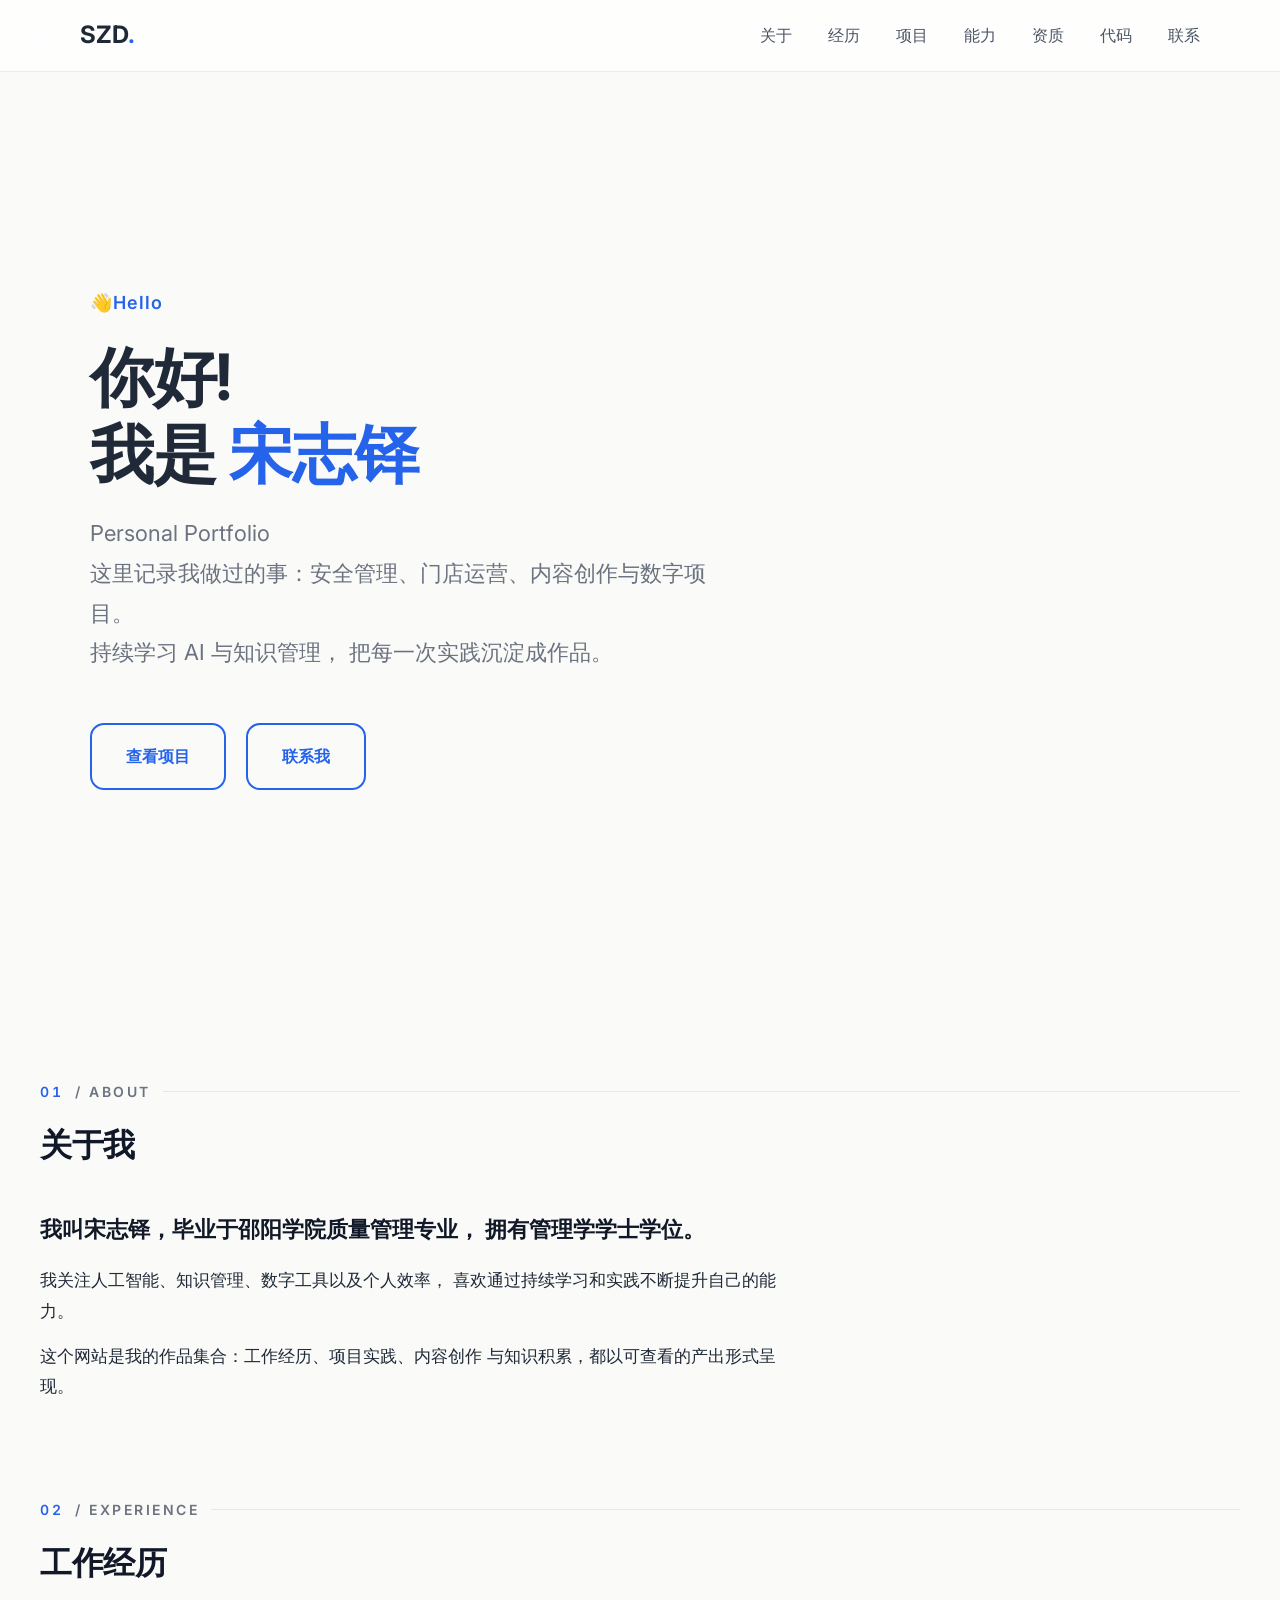
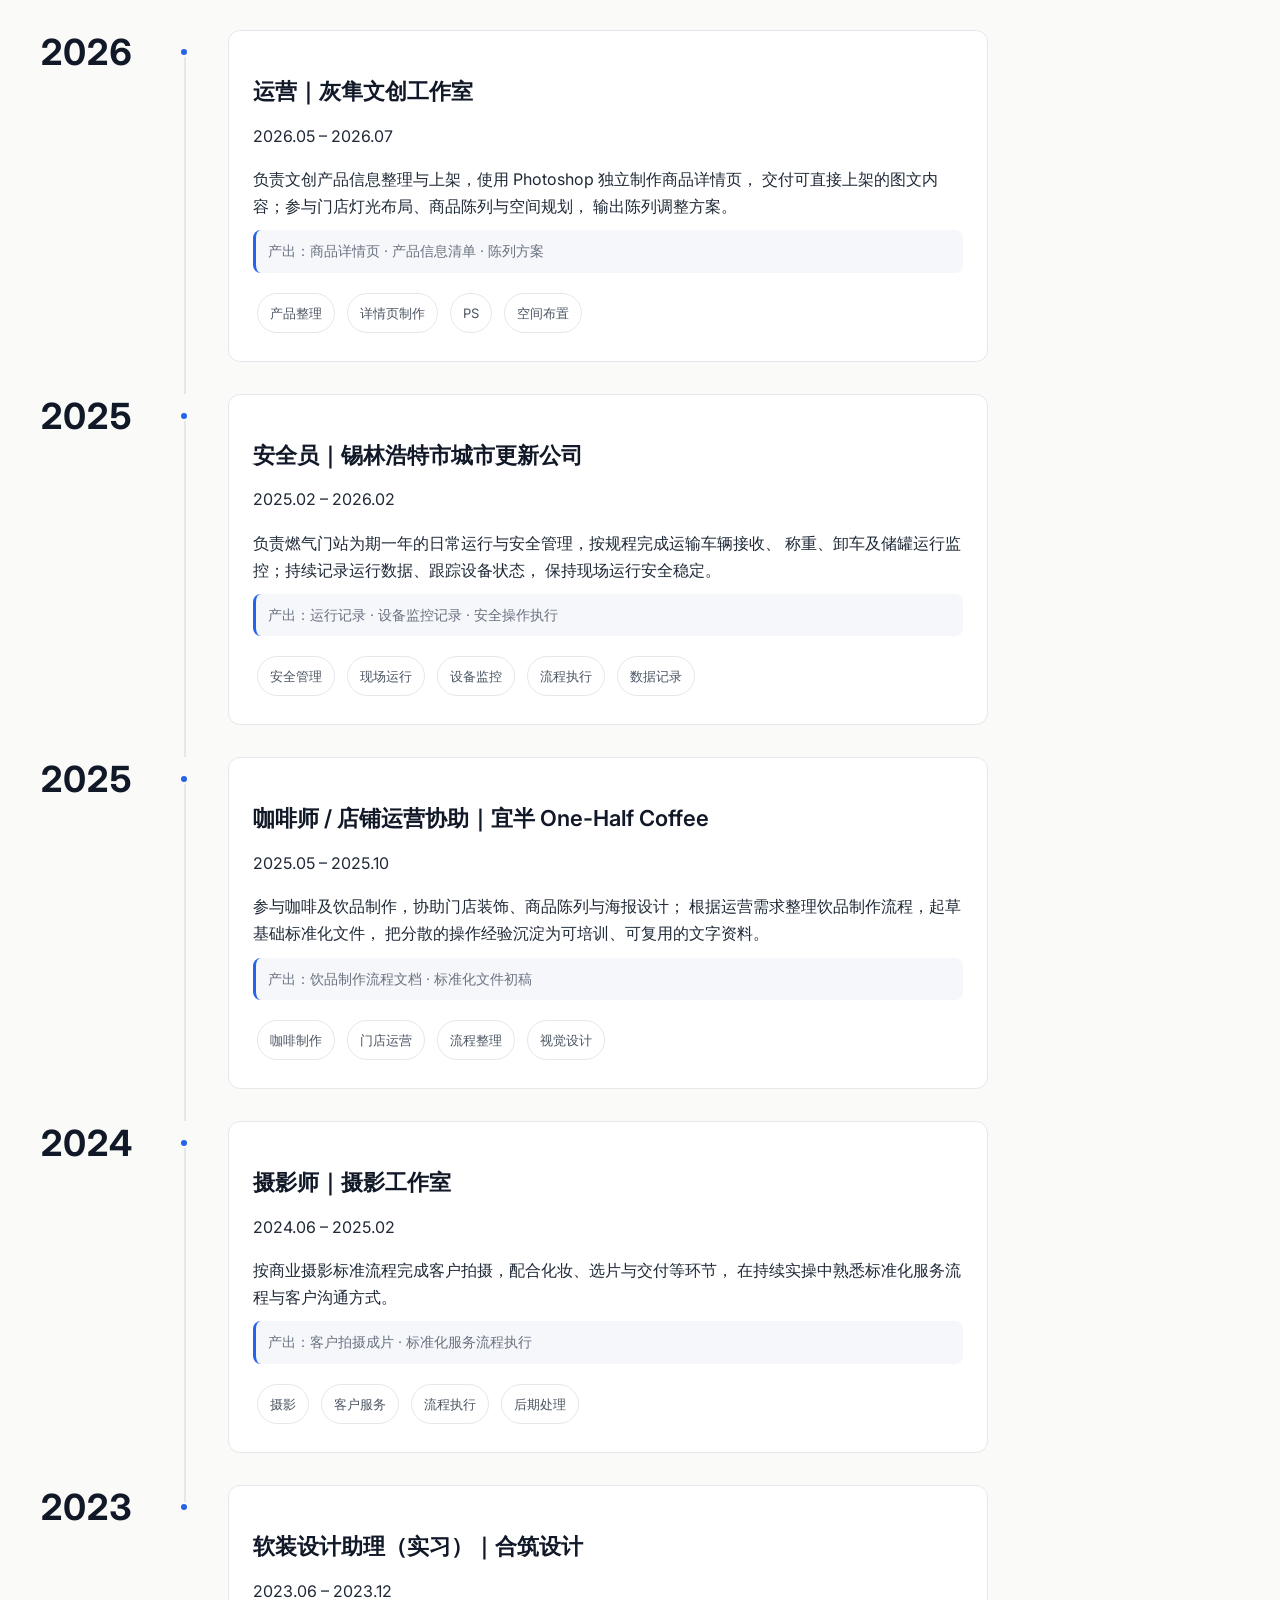
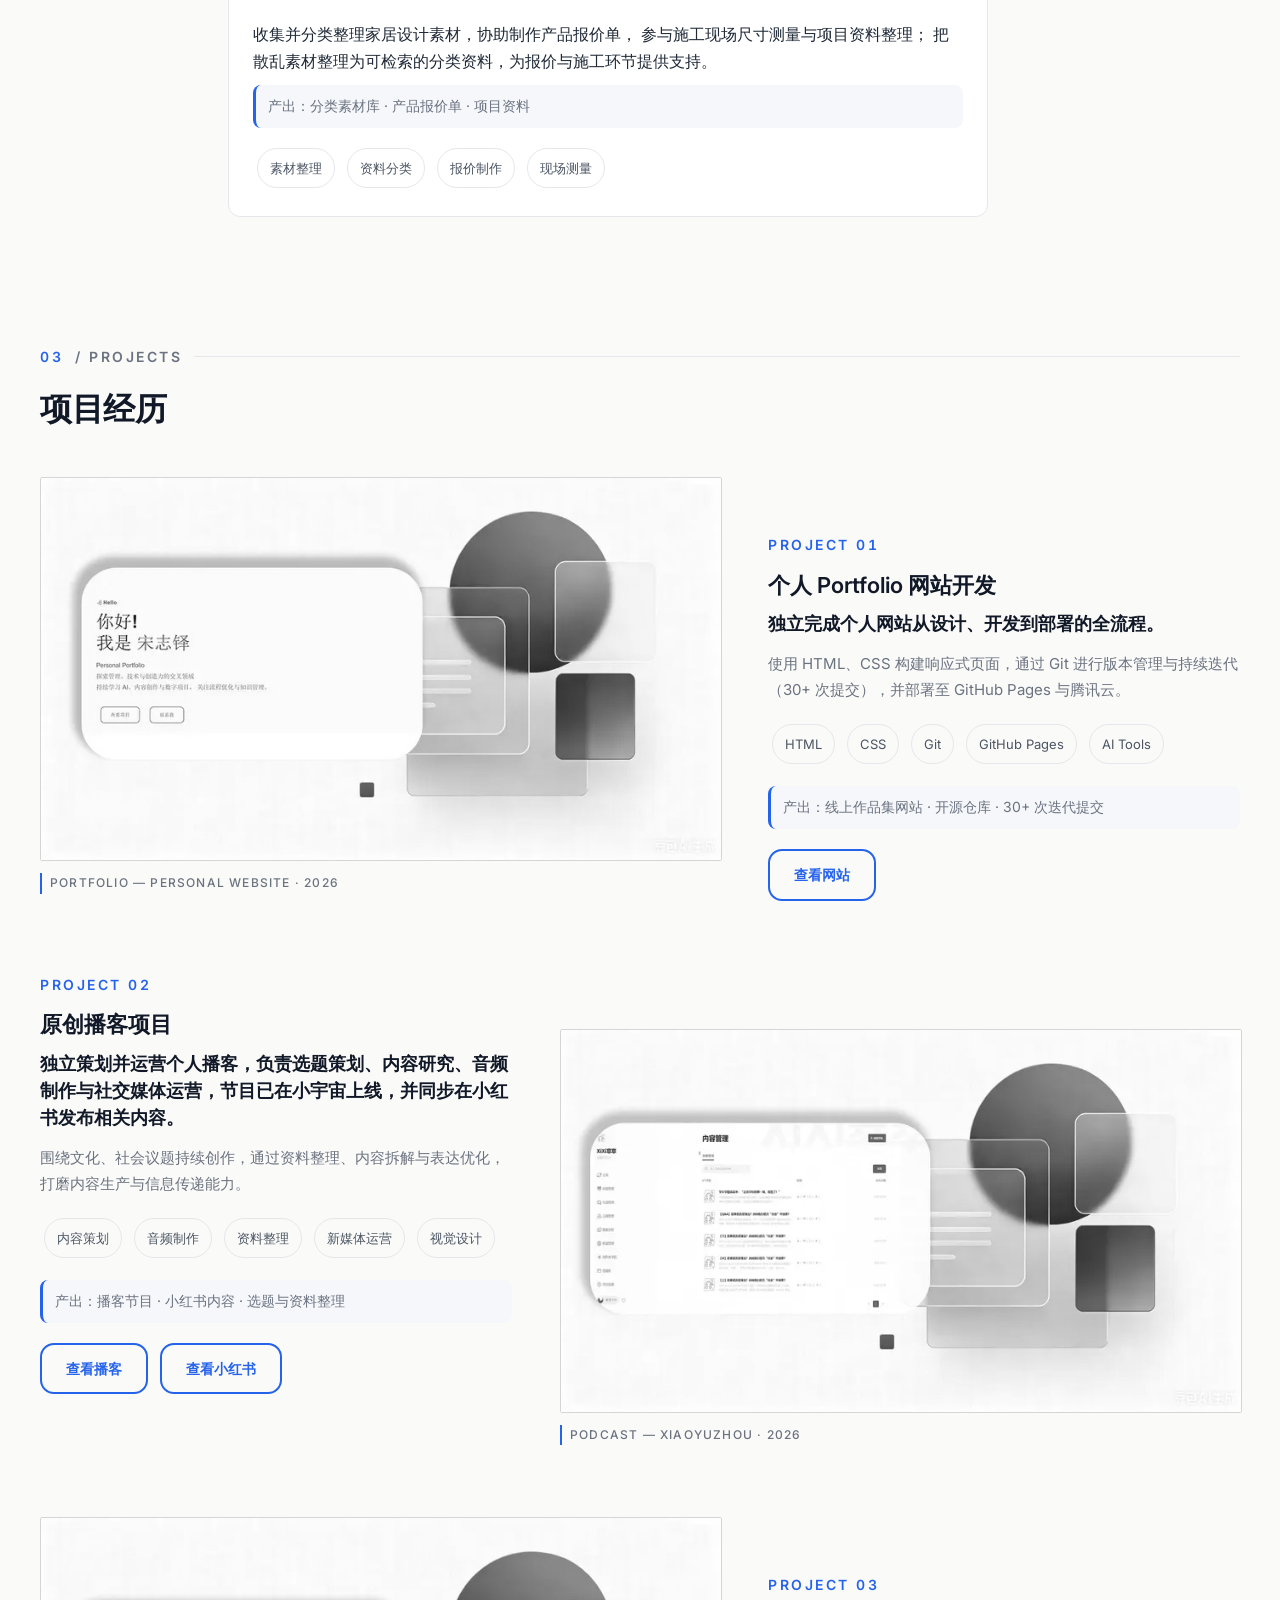
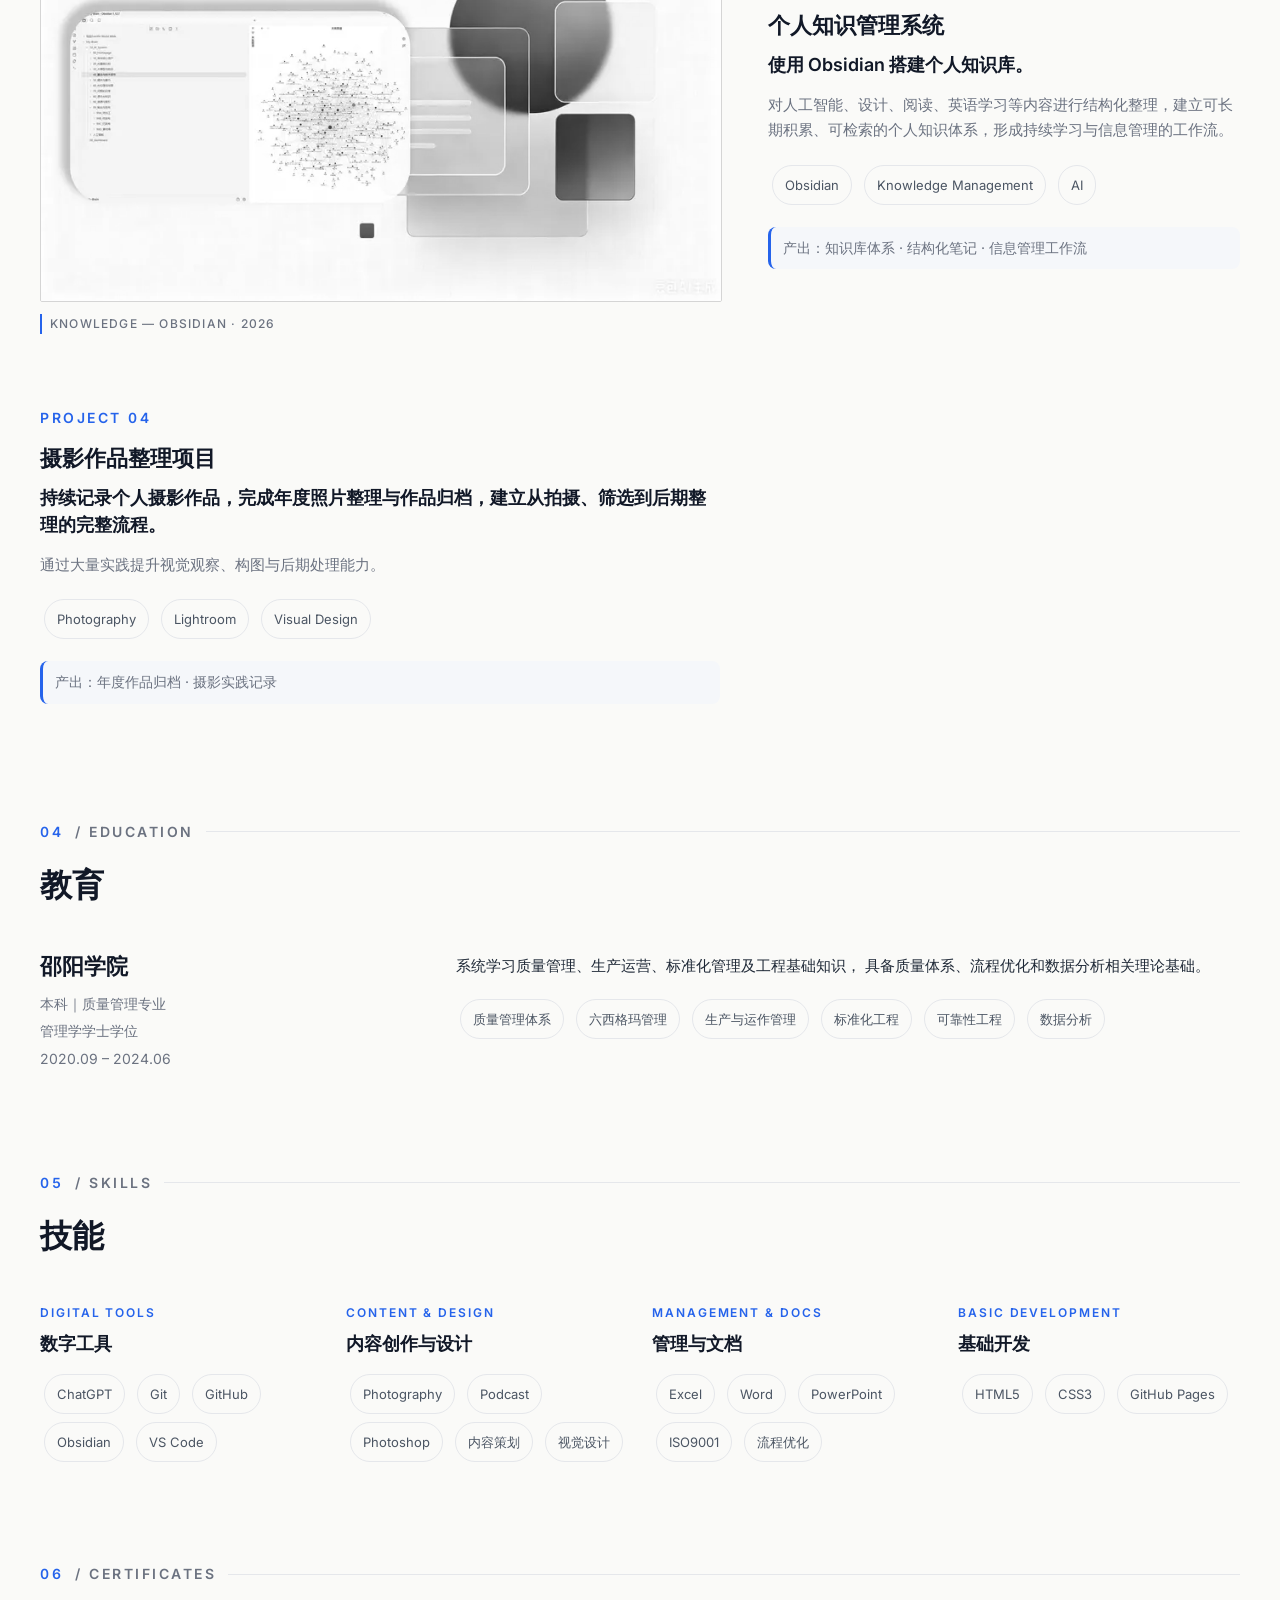
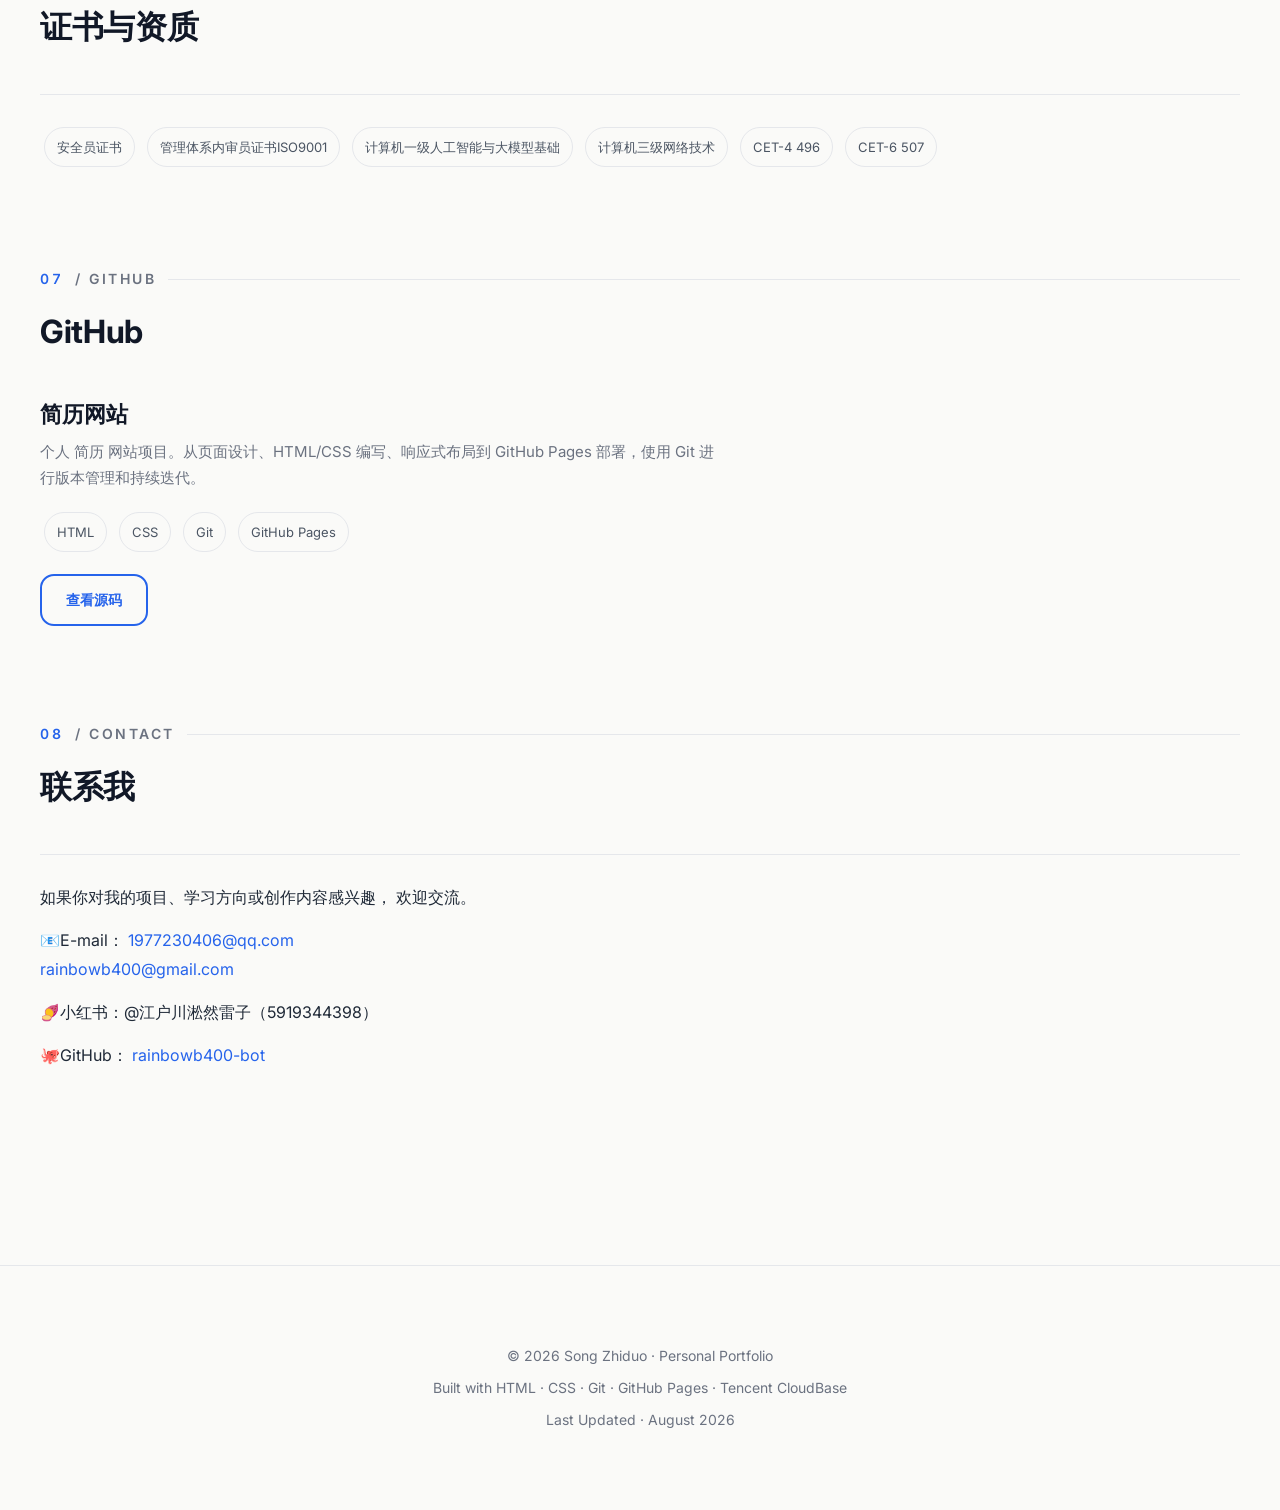
<file: index.html>
<!doctype html>
<html lang="zh-CN">

<head>

    <meta charset="utf-8">

    <meta name="viewport" content="width=device-width, initial-scale=1">

    <title>宋志铎 · Personal Portfolio</title>

    <meta name="description"
        content="Song Zhiduo personal resume website. Quality Management graduate with experience in safety management, AI tools, and digital projects.">

    <meta name="keywords"
        content="Song Zhiduo, resume, quality management, QA, AI, GitHub, portfolio">

    <meta name="author" content="Song Zhiduo">
    


<!-- Open Graph -->

<meta property="og:title" content="宋志铎 · Personal Portfolio">

<meta property="og:description" content="个人作品集网站，展示项目经历、内容创作、数字工具与实践经验。">

<meta property="og:type" content="website">

<meta property="og:image" content="https://songzhiduo-portfolio-d3a62b54c6c-1453799877.tcloudbaseapp.com/assets/og-image.jpg">

<meta property="og:url" content="https://songzhiduo-portfolio-d3a62b54c6c-1453799877.tcloudbaseapp.com">

<meta name="twitter:card" content="summary_large_image">
<meta name="twitter:title" content="宋志铎 · Personal Portfolio">
<meta name="twitter:description" content="个人作品集网站，记录项目经历、内容创作、数字工具与实践经验。">
<meta name="twitter:image" content="https://songzhiduo-portfolio-d3a62b54c6c-1453799877.tcloudbaseapp.com/assets/og-image.jpg">

    <link rel="icon" type="image/png" sizes="32x32" href="assets/favicon-32.png">
    <link rel="apple-touch-icon" href="assets/apple-touch-icon.png">

    <link rel="preconnect" href="https://fonts.googleapis.com">
    <link rel="preconnect" href="https://fonts.gstatic.com" crossorigin>
    <link href="https://fonts.googleapis.com/css2?family=Inter:wght@400;500;600;700&display=swap" rel="stylesheet">

    <link rel="stylesheet" href="style.css">

</head>


<body>


<header class="hero">

    <div class="hero-container">

        <div class="hero-text">

            <p class="welcome">👋Hello</p>


            <h1>
                你好!<br>
                我是 <span>宋志铎</span>
            </h1>


            <p class="description">

                Personal Portfolio<br>

                这里记录我做过的事：安全管理、门店运营、内容创作与数字项目。

               <br>

                持续学习 AI 与知识管理，
                把每一次实践沉淀成作品。

            </p>


            <div class="hero-buttons">

                <a href="#projects" class="secondary-btn">
    查看项目
</a>


                <a href="#contact" class="secondary-btn">
                    联系我
                </a>

            </div>


        </div>

    </div>

</header>



<nav class="navbar">


    <div class="logo">
    SZD<span>.</span>
</div>



    <div class="nav-links">

    <a href="#about">关于</a>

    <a href="#exp">经历</a>

    <a href="#projects">项目</a>

    <a href="#skills">能力</a>

    <a href="#certificates">资质</a>

    <a href="#github">代码</a>

    <a href="#contact">联系</a>

</div>


</nav>



<main class="wrap">



<section id="about">

    <header class="section-head">
        <p class="kicker"><span>01</span> / ABOUT</p>
        <h2>关于我</h2>
    </header>

    <div class="about-grid">

        <div class="about-text">

            <p class="about-lead">
                我叫宋志铎，毕业于邵阳学院质量管理专业，
                拥有管理学学士学位。
            </p>

            <p>
                我关注人工智能、知识管理、数字工具以及个人效率，
                喜欢通过持续学习和实践不断提升自己的能力。
            </p>

            <p>
                这个网站是我的作品集合：工作经历、项目实践、内容创作
                与知识积累，都以可查看的产出形式呈现。
            </p>

        </div>

    </div>

</section>





<section id="exp">

    <header class="section-head">
        <p class="kicker"><span>02</span> / EXPERIENCE</p>
        <h2>工作经历</h2>
    </header>

    <div class="timeline">

    <div class="timeline-item">

        <p class="tl-year">2026</p>

        <span class="tl-node"></span>

    <div class="project-card">

        <h3>运营｜灰隼文创工作室</h3>

        <p>2026.05 – 2026.07</p>

        <p>
            负责文创产品信息整理与上架，使用 Photoshop 独立制作商品详情页，
            交付可直接上架的图文内容；参与门店灯光布局、商品陈列与空间规划，
            输出陈列调整方案。
        </p>

        <p class="outcome">产出：商品详情页 · 产品信息清单 · 陈列方案</p>

        <div class="chips">
            <span>产品整理</span>
            <span>详情页制作</span>
            <span>PS</span>
            <span>空间布置</span>
        </div>

    </div>

    </div>


    <div class="timeline-item">

        <p class="tl-year">2025</p>

        <span class="tl-node"></span>


    <div class="project-card">

        <h3>安全员｜锡林浩特市城市更新公司</h3>

        <p>2025.02 – 2026.02</p>

        <p>
            负责燃气门站为期一年的日常运行与安全管理，按规程完成运输车辆接收、
            称重、卸车及储罐运行监控；持续记录运行数据、跟踪设备状态，
            保持现场运行安全稳定。
        </p>

        <p class="outcome">产出：运行记录 · 设备监控记录 · 安全操作执行</p>

        <div class="chips">
            <span>安全管理</span>
            <span>现场运行</span>
            <span>设备监控</span>
            <span>流程执行</span>
            <span>数据记录</span>
        </div>

    </div>

    </div>


    <div class="timeline-item">

        <p class="tl-year">2025</p>

        <span class="tl-node"></span>


    <div class="project-card">

        <h3>咖啡师 / 店铺运营协助｜宜半 One-Half Coffee</h3>

        <p>2025.05 – 2025.10</p>

        <p>
            参与咖啡及饮品制作，协助门店装饰、商品陈列与海报设计；
            根据运营需求整理饮品制作流程，起草基础标准化文件，
            把分散的操作经验沉淀为可培训、可复用的文字资料。
        </p>

        <p class="outcome">产出：饮品制作流程文档 · 标准化文件初稿</p>

        <div class="chips">
            <span>咖啡制作</span>
            <span>门店运营</span>
            <span>流程整理</span>
            <span>视觉设计</span>
        </div>

    </div>

    </div>


    <div class="timeline-item">

        <p class="tl-year">2024</p>

        <span class="tl-node"></span>


    <div class="project-card">

        <h3>摄影师｜摄影工作室</h3>

        <p>2024.06 – 2025.02</p>

        <p>
            按商业摄影标准流程完成客户拍摄，配合化妆、选片与交付等环节，
            在持续实操中熟悉标准化服务流程与客户沟通方式。
        </p>

        <p class="outcome">产出：客户拍摄成片 · 标准化服务流程执行</p>

        <div class="chips">
            <span>摄影</span>
            <span>客户服务</span>
            <span>流程执行</span>
            <span>后期处理</span>
        </div>

    </div>

    </div>


    <div class="timeline-item">

        <p class="tl-year">2023</p>

        <span class="tl-node"></span>


    <div class="project-card">

        <h3>软装设计助理（实习）｜合筑设计</h3>

        <p>2023.06 – 2023.12</p>

        <p>
            收集并分类整理家居设计素材，协助制作产品报价单，
            参与施工现场尺寸测量与项目资料整理；
            把散乱素材整理为可检索的分类资料，为报价与施工环节提供支持。
        </p>

        <p class="outcome">产出：分类素材库 · 产品报价单 · 项目资料</p>

        <div class="chips">
            <span>素材整理</span>
            <span>资料分类</span>
            <span>报价制作</span>
            <span>现场测量</span>
        </div>

    </div>

    </div>

    </div>

</section>





<section id="projects">

    <header class="section-head">
        <p class="kicker"><span>03</span> / PROJECTS</p>
        <h2>项目经历</h2>
    </header>


    <div class="project-row">

        <figure class="project-media">
            <picture>
                <source
                    type="image/webp"
                    srcset="assets/covers/portfolio-cover-800.webp 800w, assets/covers/portfolio-cover-1600.webp 1600w"
                    sizes="(max-width: 1024px) 100vw, 560px">
                <img
                    loading="lazy"
                    src="assets/covers/portfolio-cover.png"
                    width="1600"
                    height="900"
                    alt="个人作品集网站封面"
                    class="project-cover">
            </picture>
            <figcaption>PORTFOLIO — PERSONAL WEBSITE · 2026</figcaption>
        </figure>

        <div class="project-info">
            <p class="project-index">PROJECT 01</p>
            <h3>个人 Portfolio 网站开发</h3>
            <p class="project-lead">独立完成个人网站从设计、开发到部署的全流程。</p>
            <p class="project-desc">使用 HTML、CSS 构建响应式页面，通过 Git 进行版本管理与持续迭代（30+ 次提交），并部署至 GitHub Pages 与腾讯云。</p>

            <div class="chips">

                <span>HTML</span>
                <span>CSS</span>
                <span>Git</span>
                <span>GitHub Pages</span>
                <span>AI Tools</span>

            </div>

            <p class="outcome">产出：线上作品集网站 · 开源仓库 · 30+ 次迭代提交</p>

            <a class="secondary-btn project-link" href="https://songzhiduo-portfolio-d3a62b54c6c-1453799877.tcloudbaseapp.com" target="_blank" rel="noopener noreferrer">查看网站</a>
        </div>

    </div>

    <div class="project-row project-row--flip">

        <div class="project-info">
            <p class="project-index">PROJECT 02</p>
            <h3>原创播客项目</h3>
            <p class="project-lead">独立策划并运营个人播客，负责选题策划、内容研究、音频制作与社交媒体运营，节目已在小宇宙上线，并同步在小红书发布相关内容。</p>
            <p class="project-desc">围绕文化、社会议题持续创作，通过资料整理、内容拆解与表达优化，打磨内容生产与信息传递能力。</p>

            <div class="chips">

                <span>内容策划</span>
                <span>音频制作</span>
                <span>资料整理</span>
                <span>新媒体运营</span>
                <span>视觉设计</span>

            </div>

            <p class="outcome">产出：播客节目 · 小红书内容 · 选题与资料整理</p>

            <div class="project-actions">

                <a class="secondary-btn project-link" href="https://www.xiaoyuzhoufm.com/podcast/6a0ac9dcbf4b2a18244b3b80" target="_blank" rel="noopener noreferrer">查看播客</a>

                <a class="secondary-btn project-link" href="https://xhslink.com/m/wyo6wXmB4A" target="_blank" rel="noopener noreferrer">查看小红书</a>

            </div>
        </div>

        <figure class="project-media">
            <picture>
                <source
                    type="image/webp"
                    srcset="assets/covers/podcast-cover-800.webp 800w, assets/covers/podcast-cover-1600.webp 1600w"
                    sizes="(max-width: 1024px) 100vw, 560px">
                <img
                    loading="lazy"
                    src="assets/covers/podcast-cover.png"
                    width="1600"
                    height="900"
                    alt="原创播客项目封面"
                    class="project-cover">
            </picture>
            <figcaption>PODCAST — XIAOYUZHOU · 2026</figcaption>
        </figure>

    </div>

    <div class="project-row">

        <figure class="project-media">
            <picture>
                <source
                    type="image/webp"
                    srcset="assets/covers/knowledge-cover-800.webp 800w, assets/covers/knowledge-cover-1600.webp 1600w"
                    sizes="(max-width: 1024px) 100vw, 560px">
                <img
                    loading="lazy"
                    src="assets/covers/knowledge-cover.png"
                    width="1600"
                    height="900"
                    alt="个人知识管理系统封面"
                    class="project-cover">
            </picture>
            <figcaption>KNOWLEDGE — OBSIDIAN · 2026</figcaption>
        </figure>

        <div class="project-info">
            <p class="project-index">PROJECT 03</p>
            <h3>个人知识管理系统</h3>
            <p class="project-lead">使用 Obsidian 搭建个人知识库。</p>
            <p class="project-desc">对人工智能、设计、阅读、英语学习等内容进行结构化整理，建立可长期积累、可检索的个人知识体系，形成持续学习与信息管理的工作流。</p>

            <div class="chips">

                <span>Obsidian</span>
                <span>Knowledge Management</span>
                <span>AI</span>

            </div>

            <p class="outcome">产出：知识库体系 · 结构化笔记 · 信息管理工作流</p>
        </div>

    </div>



    <div class="project-row project-row--text">

        <div class="project-info">
            <p class="project-index">PROJECT 04</p>
            <h3>摄影作品整理项目</h3>
            <p class="project-lead">持续记录个人摄影作品，完成年度照片整理与作品归档，建立从拍摄、筛选到后期整理的完整流程。</p>
            <p class="project-desc">通过大量实践提升视觉观察、构图与后期处理能力。</p>

            <div class="chips">

                <span>Photography</span>
                <span>Lightroom</span>
                <span>Visual Design</span>

            </div>

            <p class="outcome">产出：年度作品归档 · 摄影实践记录</p>
        </div>

    </div>


</section>





<section id="edu">

    <header class="section-head">
        <p class="kicker"><span>04</span> / EDUCATION</p>
        <h2>教育</h2>
    </header>

    <div class="edu-row">

        <div class="edu-meta">
            <h3>邵阳学院</h3>
            <p>本科｜质量管理专业</p>
            <p>管理学学士学位</p>
            <p>2020.09 – 2024.06</p>
        </div>

        <div class="edu-body">
            <p>
                系统学习质量管理、生产运营、标准化管理及工程基础知识，
                具备质量体系、流程优化和数据分析相关理论基础。
            </p>

            <div class="chips">

                <span>质量管理体系</span>
                <span>六西格玛管理</span>
                <span>生产与运作管理</span>
                <span>标准化工程</span>
                <span>可靠性工程</span>
                <span>数据分析</span>

            </div>
        </div>

    </div>

</section>





<section id="skills">

    <header class="section-head">
        <p class="kicker"><span>05</span> / SKILLS</p>
        <h2>技能</h2>
    </header>


    <div class="skills-grid">

        <div class="skill-group">
            <p class="skill-kicker">DIGITAL TOOLS</p>
            <h3>数字工具</h3>

            <div class="chips">

                <span>ChatGPT</span>
                <span>Git</span>
                <span>GitHub</span>
                <span>Obsidian</span>
                <span>VS Code</span>

            </div>
        </div>

        <div class="skill-group">
            <p class="skill-kicker">CONTENT & DESIGN</p>
            <h3>内容创作与设计</h3>

            <div class="chips">

                <span>Photography</span>
                <span>Podcast</span>
                <span>Photoshop</span>
                <span>内容策划</span>
                <span>视觉设计</span>

            </div>
        </div>

        <div class="skill-group">
            <p class="skill-kicker">MANAGEMENT & DOCS</p>
            <h3>管理与文档</h3>

            <div class="chips">

                <span>Excel</span>
                <span>Word</span>
                <span>PowerPoint</span>
                <span>ISO9001</span>
                <span>流程优化</span>

            </div>
        </div>

        <div class="skill-group">
            <p class="skill-kicker">BASIC DEVELOPMENT</p>
            <h3>基础开发</h3>

            <div class="chips">

                <span>HTML5</span>
                <span>CSS3</span>
                <span>GitHub Pages</span>

            </div>
        </div>

    </div>


</section>






<section id="certificates">

    <header class="section-head">
        <p class="kicker"><span>06</span> / CERTIFICATES</p>
        <h2>证书与资质</h2>
    </header>

    <div class="cert-block">

        <div class="chips">

            <span>安全员证书</span>
            <span>管理体系内审员证书ISO9001</span>
            <span>计算机一级人工智能与大模型基础</span>
            <span>计算机三级网络技术</span>
            <span>CET-4 496</span>
            <span>CET-6 507</span>

        </div>

    </div>

</section>




<section id="github">

    <header class="section-head">
        <p class="kicker"><span>07</span> / GITHUB</p>
        <h2>GitHub</h2>
    </header>


    <div class="project-row project-row--text">

        <div class="project-info">
            <h3>简历网站</h3>
            <p class="project-desc">个人 简历 网站项目。从页面设计、HTML/CSS 编写、响应式布局到 GitHub Pages 部署，使用 Git 进行版本管理和持续迭代。</p>

            <div class="chips">

                <span>HTML</span>
                <span>CSS</span>
                <span>Git</span>
                <span>GitHub Pages</span>

            </div>

            <a class="secondary-btn project-link" href="https://github.com/rainbowb400-bot/resume-website" target="_blank" rel="noopener noreferrer">查看源码</a>
        </div>

    </div>


</section>









<section id="contact">

    <header class="section-head">
        <p class="kicker"><span>08</span> / CONTACT</p>
        <h2>联系我</h2>
    </header>

    <div class="contact-block">

        <p>
            如果你对我的项目、学习方向或创作内容感兴趣，
            欢迎交流。
        </p>

        <p>
            📧E-mail：
            <a href="mailto:1977230406@qq.com">1977230406@qq.com</a>
            <br>
            <a href="mailto:rainbowb400@gmail.com">rainbowb400@gmail.com</a>
        </p>

        <p>
            🍠小红书：@江户川淞然雷子（5919344398）
        </p>

        <p>
            🐙GitHub：
            <a href="https://github.com/rainbowb400-bot" target="_blank" rel="noopener noreferrer">
            rainbowb400-bot
            </a>
        </p>

    </div>

</section>




</main>
<footer class="footer">

    <div class="wrap">

        <p>© 2026 Song Zhiduo · Personal Portfolio</p>

        <p>Built with HTML · CSS · Git · GitHub Pages · Tencent CloudBase</p>

        <p>Last Updated · August 2026</p>

    </div>

</footer>



<script src="script.js"></script>


</body>

</html>
</file>
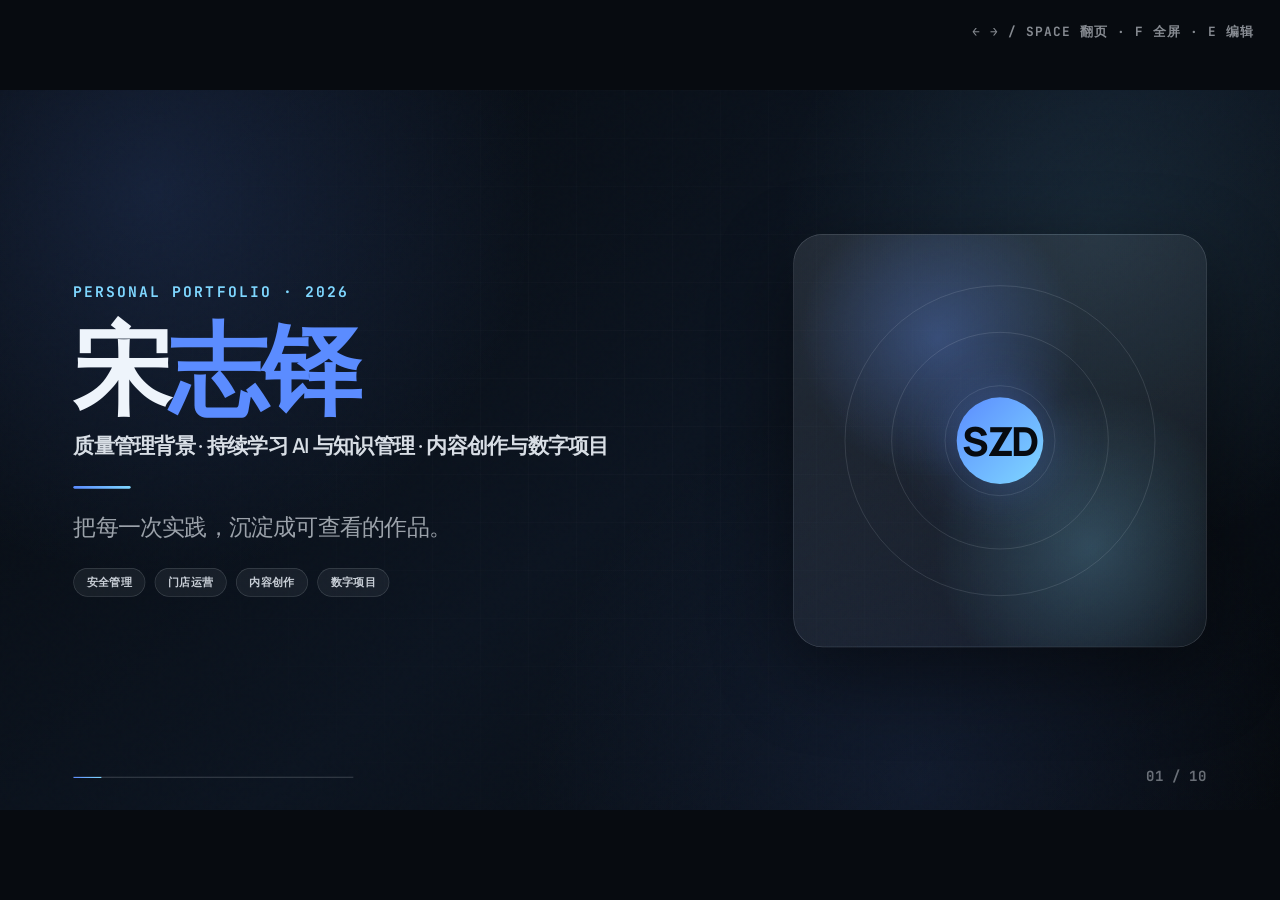
<file: songzhiduo-presentation.html>
<!DOCTYPE html>
<html lang="zh-CN">
<head>
  <meta charset="UTF-8" />
  <meta name="viewport" content="width=device-width, initial-scale=1.0" />
  <title>宋志铎 · Personal Portfolio 演示</title>
  <link rel="icon" type="image/png" href="assets/favicon-32.png" />
  <link rel="preconnect" href="https://fonts.googleapis.com" />
  <link rel="preconnect" href="https://fonts.gstatic.com" crossorigin />
  <link href="https://fonts.googleapis.com/css2?family=Instrument+Serif:ital@0;1&family=Manrope:wght@400;500;600;700;800&family=JetBrains+Mono:wght@500;700&display=swap" rel="stylesheet" />
  <style>
    /* ============ VIEWPORT / STAGE ============ */
    html, body {
      width: 100%;
      height: 100%;
      margin: 0;
      overflow: hidden;
      background: var(--stage-bg, #070b10);
    }

    .deck-viewport {
      position: fixed;
      inset: 0;
      overflow: hidden;
      background: var(--stage-bg, #070b10);
    }

    .deck-stage {
      position: absolute;
      left: 0;
      top: 0;
      width: 1920px;
      height: 1080px;
      overflow: hidden;
      transform-origin: 0 0;
      background: var(--slide-bg, #070b10);
    }

    .slide {
      position: absolute;
      inset: 0;
      width: 1920px;
      height: 1080px;
      overflow: hidden;
      display: block;
      visibility: hidden;
      opacity: 0;
      pointer-events: none;
      background: var(--slide-bg, #070b10);
    }

    .slide.active,
    .slide.visible {
      visibility: visible;
      opacity: 1;
      pointer-events: auto;
      z-index: 1;
    }

    @media (prefers-reduced-motion: reduce) {
      *, *::before, *::after {
        animation-duration: 0.01ms !important;
        animation-iteration-count: 1 !important;
        transition-duration: 0.2s !important;
      }
    }

    /* ============ DESIGN TOKENS ============ */
    :root {
      --stage-bg: #070b10;
      --slide-bg: #070b10;
      --ink: #eef4fb;
      --muted: rgba(238, 244, 251, 0.64);
      --soft: rgba(238, 244, 251, 0.07);
      --line: rgba(238, 244, 251, 0.16);
      --blue: #5b8cff;
      --cyan: #7fd7ff;
      --warm: #ffd28a;
      --font-display: "Instrument Serif", "Georgia", serif;
      --font-sans: "Manrope", "PingFang SC", "Microsoft YaHei", "Noto Sans SC", sans-serif;
      --font-mono: "JetBrains Mono", "Consolas", monospace;
      --ease-out-expo: cubic-bezier(0.16, 1, 0.3, 1);
    }

    * { box-sizing: border-box; }

    body {
      font-family: var(--font-sans);
      color: var(--ink);
    }

    /* ============ SHARED SLIDE ATMOSPHERE ============ */
    .slide {
      background:
        radial-gradient(circle at 12% 14%, rgba(91, 140, 255, 0.16), transparent 30%),
        radial-gradient(circle at 86% 20%, rgba(127, 215, 255, 0.10), transparent 26%),
        radial-gradient(circle at 72% 96%, rgba(91, 140, 255, 0.10), transparent 34%),
        linear-gradient(140deg, #070b10 0%, #0c1420 52%, #06090d 100%);
    }

    .slide::before {
      content: "";
      position: absolute;
      inset: 0;
      background-image:
        linear-gradient(rgba(238, 244, 251, 0.035) 1px, transparent 1px),
        linear-gradient(90deg, rgba(238, 244, 251, 0.035) 1px, transparent 1px);
      background-size: 72px 72px;
      mask-image: radial-gradient(circle at 50% 42%, black 0%, transparent 74%);
      opacity: 0.6;
      pointer-events: none;
    }

    .slide::after {
      content: "";
      position: absolute;
      inset: 0;
      background-image: url("data:image/svg+xml,%3Csvg viewBox='0 0 180 180' xmlns='http://www.w3.org/2000/svg'%3E%3Cfilter id='n'%3E%3CfeTurbulence type='fractalNoise' baseFrequency='0.9' numOctaves='3' stitchTiles='stitch'/%3E%3C/filter%3E%3Crect width='180' height='180' filter='url(%23n)' opacity='0.34'/%3E%3C/svg%3E");
      mix-blend-mode: soft-light;
      opacity: 0.2;
      pointer-events: none;
    }

    .content {
      position: relative;
      z-index: 2;
      width: 100%;
      height: 100%;
      padding: 84px 110px 112px;
    }

    .kicker {
      font: 700 22px/1 var(--font-mono);
      letter-spacing: 0.16em;
      text-transform: uppercase;
      color: var(--cyan);
      margin-bottom: 30px;
    }

    h1, h2, h3, p { margin: 0; }

    h1 {
      font: 800 148px/0.96 var(--font-sans);
      letter-spacing: -0.045em;
      color: var(--ink);
    }

    h2 {
      font: 800 86px/1.04 var(--font-sans);
      letter-spacing: -0.035em;
      color: var(--ink);
      max-width: 1500px;
    }

    h3 {
      font: 800 30px/1.08 var(--font-sans);
      letter-spacing: -0.03em;
    }

    .lead {
      font-size: 34px;
      line-height: 1.34;
      letter-spacing: -0.02em;
      color: var(--muted);
      max-width: 900px;
      margin-top: 34px;
    }

    .serif {
      font-family: var(--font-display);
      font-weight: 400;
      font-style: italic;
      color: var(--cyan);
      letter-spacing: -0.01em;
    }

    .mono {
      font-family: var(--font-mono);
      letter-spacing: -0.02em;
    }

    .chip-row {
      display: flex;
      flex-wrap: wrap;
      gap: 14px;
      margin-top: 40px;
    }

    .chip {
      border: 1px solid var(--line);
      background: rgba(238, 244, 251, 0.06);
      border-radius: 999px;
      padding: 12px 19px;
      font: 700 17px/1 var(--font-mono);
      color: rgba(238, 244, 251, 0.82);
    }

    /* ============ CHROME ============ */
    .progress {
      position: absolute;
      z-index: 5;
      left: 110px;
      bottom: 48px;
      width: 420px;
      height: 2px;
      background: rgba(238, 244, 251, 0.15);
      overflow: hidden;
    }

    .progress span {
      display: block;
      width: 0;
      height: 100%;
      background: linear-gradient(90deg, var(--blue), var(--cyan));
      transition: width 0.35s var(--ease-out-expo);
    }

    .page-number {
      position: absolute;
      z-index: 5;
      right: 110px;
      bottom: 40px;
      font: 700 21px/1 var(--font-mono);
      color: rgba(238, 244, 251, 0.42);
    }

    .hint {
      position: fixed;
      z-index: 20;
      right: clamp(14px, 2vw, 28px);
      top: clamp(14px, 2vw, 28px);
      color: rgba(238, 244, 251, 0.55);
      font: 700 clamp(10px, 1vw, 13px)/1 var(--font-mono);
      letter-spacing: 0.08em;
      text-transform: uppercase;
      pointer-events: none;
    }

    .edit-hotzone {
      position: fixed;
      top: 0;
      left: 0;
      width: 84px;
      height: 84px;
      z-index: 10000;
    }

    .edit-toggle {
      position: fixed;
      top: 18px;
      left: 18px;
      z-index: 10001;
      opacity: 0;
      pointer-events: none;
      border: 1px solid rgba(238, 244, 251, 0.22);
      border-radius: 999px;
      padding: 10px 14px;
      color: var(--ink);
      background: rgba(7, 11, 16, 0.64);
      backdrop-filter: blur(14px);
      font: 700 13px/1 var(--font-mono);
      letter-spacing: 0.08em;
      transition: opacity 0.22s var(--ease-out-expo), border-color 0.22s var(--ease-out-expo);
      cursor: pointer;
    }

    .edit-toggle.show,
    .edit-toggle.active {
      opacity: 1;
      pointer-events: auto;
    }

    .edit-toggle:hover,
    .edit-toggle:focus-visible {
      border-color: var(--cyan);
      outline: 0;
    }

    body.editing [contenteditable="true"] {
      outline: 2px dashed rgba(127, 215, 255, 0.8);
      outline-offset: 5px;
      cursor: text;
    }

    /* ============ MOTION ============ */
    .reveal {
      opacity: 0;
      transform: translateY(30px);
      transition: opacity 0.7s var(--ease-out-expo), transform 0.7s var(--ease-out-expo);
      transition-delay: var(--delay, 0ms);
    }

    .visible .reveal {
      opacity: 1;
      transform: translateY(0);
    }

    .float-card {
      animation: floatCard 7s ease-in-out infinite;
    }

    @keyframes floatCard {
      0%, 100% { transform: translateY(0) rotate(-1deg); }
      50% { transform: translateY(-16px) rotate(1deg); }
    }

    /* ============ SLIDE 1: COVER ============ */
    .cover-layout {
      display: grid;
      grid-template-columns: 1.08fr 0.92fr;
      gap: 60px;
      align-items: center;
      height: 100%;
    }

    .cover-name {
      margin-top: 8px;
    }

    .cover-name .accent {
      color: var(--blue);
    }

    .cover-sub {
      margin-top: 26px;
      font-size: 31px;
      font-weight: 600;
      letter-spacing: -0.02em;
      color: rgba(238, 244, 251, 0.9);
    }

    .cover-rule {
      width: 86px;
      height: 4px;
      margin-top: 38px;
      background: linear-gradient(90deg, var(--blue), var(--cyan));
      border-radius: 99px;
    }

    .title-mark {
      position: relative;
      width: 620px;
      height: 620px;
      border-radius: 44px;
      border: 1px solid rgba(238, 244, 251, 0.18);
      background:
        linear-gradient(145deg, rgba(238, 244, 251, 0.10), rgba(238, 244, 251, 0.03)),
        radial-gradient(circle at 35% 25%, rgba(91, 140, 255, 0.32), transparent 34%),
        radial-gradient(circle at 72% 76%, rgba(127, 215, 255, 0.24), transparent 36%);
      box-shadow: 0 38px 120px rgba(0, 0, 0, 0.45);
      overflow: hidden;
      justify-self: end;
    }

    .title-mark .orbit {
      position: absolute;
      border: 1px solid rgba(238, 244, 251, 0.18);
      border-radius: 50%;
      inset: 76px;
      animation: spin 28s linear infinite;
    }

    .title-mark .orbit:nth-child(2) { inset: 146px; animation-duration: 18s; animation-direction: reverse; }
    .title-mark .orbit:nth-child(3) { inset: 226px; animation-duration: 13s; }

    .title-mark .core {
      position: absolute;
      inset: 244px;
      border-radius: 50%;
      background: linear-gradient(135deg, var(--blue), var(--cyan));
      color: #070b10;
      display: grid;
      place-items: center;
      font: 800 60px/1 var(--font-sans);
      letter-spacing: -0.06em;
      box-shadow: 0 0 90px rgba(91, 140, 255, 0.45);
    }

    @keyframes spin { to { transform: rotate(360deg); } }

    /* ============ SLIDE 2: ABOUT ============ */
    .about-grid {
      display: grid;
      grid-template-columns: repeat(3, 1fr);
      gap: 24px;
      margin-top: 62px;
    }

    .about-card {
      min-height: 320px;
      border: 1px solid var(--line);
      background: rgba(238, 244, 251, 0.05);
      border-radius: 32px;
      padding: 34px 32px;
      display: flex;
      flex-direction: column;
      justify-content: space-between;
    }

    .about-card .mono {
      color: var(--cyan);
      font-size: 18px;
    }

    .about-card h3 {
      font-size: 36px;
      margin: 26px 0 18px;
    }

    .about-card p {
      font-size: 24px;
      line-height: 1.48;
      color: var(--muted);
    }

    /* ============ SLIDE 3: CAPABILITIES ============ */
    .cap-grid {
      display: grid;
      grid-template-columns: repeat(2, 1fr);
      gap: 24px;
      margin-top: 54px;
    }

    .cap-card {
      min-height: 280px;
      border: 1px solid var(--line);
      background: linear-gradient(180deg, rgba(238, 244, 251, 0.08), rgba(238, 244, 251, 0.03));
      border-radius: 32px;
      padding: 32px 34px;
      display: flex;
      flex-direction: column;
      justify-content: space-between;
    }

    .cap-card h3 {
      font-size: 34px;
    }

    .cap-card .cap-output {
      font-size: 22px;
      line-height: 1.42;
      color: var(--muted);
      margin-top: 18px;
      max-width: 720px;
    }

    .cap-card .cap-output strong {
      color: var(--warm);
      font-weight: 700;
    }

    /* ============ SLIDE 4-6: PROJECTS ============ */
    .project-layout {
      display: grid;
      grid-template-columns: 0.98fr 1.02fr;
      gap: 76px;
      align-items: center;
      height: 100%;
    }

    .shot {
      position: relative;
      border-radius: 30px;
      border: 1px solid rgba(238, 244, 251, 0.16);
      overflow: hidden;
      box-shadow: 0 30px 90px rgba(0, 0, 0, 0.42);
    }

    .shot img {
      display: block;
      width: 100%;
      height: 100%;
      object-fit: cover;
    }

    .shot::after {
      content: "";
      position: absolute;
      inset: 0;
      background: linear-gradient(180deg, transparent 55%, rgba(7, 11, 16, 0.32));
      pointer-events: none;
    }

    .shot-tag {
      position: absolute;
      left: 20px;
      bottom: 18px;
      z-index: 2;
      font: 700 16px/1 var(--font-mono);
      letter-spacing: 0.08em;
      color: rgba(238, 244, 251, 0.9);
      background: rgba(7, 11, 16, 0.55);
      border: 1px solid rgba(238, 244, 251, 0.2);
      border-radius: 999px;
      padding: 10px 15px;
      backdrop-filter: blur(12px);
    }

    .project-body h3 {
      font-size: 62px;
      letter-spacing: -0.035em;
      margin-top: 22px;
    }

    .project-body .desc {
      font-size: 26px;
      line-height: 1.52;
      color: var(--muted);
      margin-top: 26px;
      max-width: 780px;
    }

    .outcome-line {
      margin-top: 26px;
      font-size: 22px;
      color: rgba(238, 244, 251, 0.86);
    }

    .outcome-line strong {
      color: var(--warm);
      font-weight: 700;
      margin-right: 10px;
    }

    .project-links {
      display: flex;
      flex-wrap: wrap;
      gap: 14px;
      margin-top: 32px;
    }

    .btn {
      display: inline-block;
      border: 1px solid rgba(91, 140, 255, 0.5);
      border-radius: 999px;
      padding: 15px 26px;
      font: 700 18px/1 var(--font-sans);
      color: #eaf1ff;
      background: rgba(91, 140, 255, 0.14);
      text-decoration: none;
      transition: background 0.22s var(--ease-out-expo), border-color 0.22s var(--ease-out-expo);
    }

    .btn:hover,
    .btn:focus-visible {
      background: rgba(91, 140, 255, 0.3);
      border-color: var(--cyan);
      outline: 0;
    }

    /* ============ SLIDE 7: PHOTOGRAPHY ============ */
    .photo-archive {
      position: relative;
      height: 640px;
      border-radius: 34px;
      border: 1px solid var(--line);
      background: linear-gradient(180deg, rgba(238, 244, 251, 0.07), rgba(238, 244, 251, 0.02));
      overflow: hidden;
    }

    .photo-archive::before {
      content: "2024 — 2026";
      position: absolute;
      left: 30px;
      top: 26px;
      font: 700 17px/1 var(--font-mono);
      letter-spacing: 0.1em;
      color: rgba(238, 244, 251, 0.4);
    }

    .film-strip {
      position: absolute;
      inset: 0;
      display: flex;
      gap: 26px;
      align-items: center;
      justify-content: center;
      padding: 70px 44px 40px;
    }

    .film-card {
      width: 300px;
      height: 460px;
      border-radius: 22px;
      border: 1px solid rgba(238, 244, 251, 0.18);
      overflow: hidden;
      position: relative;
      box-shadow: 0 24px 70px rgba(0, 0, 0, 0.4);
    }

    .film-card:nth-child(1) { transform: rotate(-4deg) translateY(18px); background: linear-gradient(150deg, #173a5e, #0b1c30 60%, #123); }
    .film-card:nth-child(2) { transform: translateY(-14px); background: linear-gradient(150deg, #25436b, #101d33 62%, #0a1626); }
    .film-card:nth-child(3) { transform: rotate(4deg) translateY(16px); background: linear-gradient(150deg, #0e2c46, #081827 58%, #0b1a2c); }

    .film-card::after {
      content: "";
      position: absolute;
      inset: 0;
      background:
        radial-gradient(circle at 30% 22%, rgba(127, 215, 255, 0.28), transparent 34%),
        radial-gradient(circle at 76% 82%, rgba(91, 140, 255, 0.24), transparent 40%);
      mix-blend-mode: screen;
    }

    .film-card .frame {
      position: absolute;
      inset: 16px;
      border: 1px solid rgba(238, 244, 251, 0.14);
      border-radius: 14px;
    }

    .film-card .cap {
      position: absolute;
      left: 20px;
      right: 20px;
      bottom: 18px;
      font: 700 15px/1 var(--font-mono);
      letter-spacing: 0.08em;
      color: rgba(238, 244, 251, 0.72);
    }

    /* ============ SLIDE 8: EXPERIENCE ============ */
    .timeline {
      margin-top: 46px;
      display: grid;
      gap: 4px;
    }

    .t-row {
      display: grid;
      grid-template-columns: 250px 58px 1fr;
      gap: 26px;
      align-items: start;
      padding: 15px 0;
    }

    .t-year {
      font: 700 21px/1.3 var(--font-mono);
      color: var(--cyan);
      padding-top: 6px;
    }

    .t-node {
      position: relative;
      width: 58px;
      height: 100%;
      min-height: 96px;
    }

    .t-node::before {
      content: "";
      position: absolute;
      left: 26px;
      top: 0;
      bottom: 0;
      width: 2px;
      background: linear-gradient(180deg, var(--blue), var(--cyan), transparent);
    }

    .t-node::after {
      content: "";
      position: absolute;
      left: 20px;
      top: 12px;
      width: 14px;
      height: 14px;
      border-radius: 50%;
      background: var(--cyan);
      box-shadow: 0 0 18px rgba(127, 215, 255, 0.65);
    }

    .t-body h3 {
      font-size: 27px;
    }

    .t-body .t-sub {
      font: 600 20px/1.3 var(--font-sans);
      color: rgba(238, 244, 251, 0.66);
      margin-top: 6px;
    }

    .t-body .t-out {
      font-size: 19px;
      color: rgba(238, 244, 251, 0.5);
      margin-top: 8px;
    }

    /* ============ SLIDE 9: CREDENTIALS ============ */
    .cred-grid {
      display: grid;
      grid-template-columns: 1fr 1fr;
      gap: 30px;
      margin-top: 56px;
    }

    .cred-card {
      min-height: 520px;
      border: 1px solid var(--line);
      background: rgba(238, 244, 251, 0.05);
      border-radius: 34px;
      padding: 40px 38px;
    }

    .cred-card .mono {
      color: var(--cyan);
      font-size: 18px;
    }

    .cred-card h3 {
      font-size: 44px;
      margin: 24px 0 16px;
    }

    .cred-card .cred-meta {
      font: 600 22px/1.4 var(--font-sans);
      color: rgba(238, 244, 251, 0.72);
      margin-bottom: 26px;
    }

    /* ============ SLIDE 10: CONTACT ============ */
    .contact-layout {
      display: grid;
      grid-template-columns: 1.05fr 0.95fr;
      gap: 80px;
      align-items: center;
      height: 100%;
    }

    .contact-row {
      display: grid;
      grid-template-columns: 190px 1fr;
      gap: 24px;
      align-items: baseline;
      padding: 22px 0;
      border-bottom: 1px solid rgba(238, 244, 251, 0.1);
    }

    .contact-row:last-child { border-bottom: 0; }

    .contact-row .mono {
      color: var(--cyan);
      font-size: 19px;
    }

    .contact-row .val {
      font-size: 25px;
      font-weight: 600;
      color: var(--ink);
    }

    .contact-row .val a {
      color: var(--ink);
      text-decoration: none;
      border-bottom: 1px solid rgba(238, 244, 251, 0.24);
      transition: border-color 0.2s var(--ease-out-expo), color 0.2s var(--ease-out-expo);
    }

    .contact-row .val a:hover {
      color: var(--cyan);
      border-color: var(--cyan);
    }

    .contact-side {
      display: grid;
      gap: 24px;
    }

    .contact-card {
      border: 1px solid var(--line);
      background: linear-gradient(180deg, rgba(91, 140, 255, 0.12), rgba(238, 244, 251, 0.04));
      border-radius: 30px;
      padding: 32px 34px;
    }

    .contact-card .mono {
      color: var(--cyan);
      font-size: 17px;
    }

    .contact-card h3 {
      font-size: 30px;
      margin: 18px 0 12px;
    }

    .contact-card p {
      font-size: 22px;
      line-height: 1.5;
      color: var(--muted);
    }

    .contact-cta {
      margin-top: 38px;
    }
  </style>
</head>
<body>
  <div class="deck-viewport">
    <div class="hint">← → / Space 翻页 · F 全屏 · E 编辑</div>
    <main class="deck-stage" id="deckStage">

      <!-- SLIDE 1: COVER -->
      <section class="slide active visible" data-slide-id="cover" data-original-number="01" data-slide-title="封面：宋志铎">
        <div class="content cover-layout">
          <div>
            <div class="kicker reveal">Personal Portfolio · 2026</div>
            <h1 class="cover-name reveal" style="--delay: 80ms">宋<span class="accent">志铎</span></h1>
            <p class="cover-sub reveal" style="--delay: 150ms">质量管理背景 · 持续学习 AI 与知识管理 · 内容创作与数字项目</p>
            <div class="cover-rule reveal" style="--delay: 210ms"></div>
            <p class="lead reveal" style="--delay: 260ms">把每一次实践，沉淀成可查看的作品。</p>
            <div class="chip-row reveal" style="--delay: 320ms">
              <span class="chip">安全管理</span>
              <span class="chip">门店运营</span>
              <span class="chip">内容创作</span>
              <span class="chip">数字项目</span>
            </div>
          </div>
          <div class="title-mark float-card reveal" style="--delay: 190ms">
            <div class="orbit"></div>
            <div class="orbit"></div>
            <div class="orbit"></div>
            <div class="core">SZD</div>
          </div>
        </div>
      </section>

      <!-- SLIDE 2: ABOUT -->
      <section class="slide" data-slide-id="about" data-original-number="02" data-slide-title="关于我">
        <div class="content">
          <div class="kicker reveal">About</div>
          <h2 class="reveal" style="--delay: 70ms">不只是一份简历，<span class="serif">更是一份成长记录</span>。</h2>
          <div class="about-grid">
            <div class="about-card reveal" style="--delay: 130ms">
              <span class="mono">01 · 定位</span>
              <h3>质量管理专业</h3>
              <p>邵阳学院质量管理专业毕业，管理学学士。关注人工智能、知识管理、数字工具与个人效率。</p>
            </div>
            <div class="about-card reveal" style="--delay: 190ms">
              <span class="mono">02 · 方向</span>
              <h3>把工具变成产出</h3>
              <p>用 AI、Obsidian、Git 构建自己的信息工作流：网站、知识库、播客与内容，都以可查看的产出呈现。</p>
            </div>
            <div class="about-card reveal" style="--delay: 250ms">
              <span class="mono">03 · 方式</span>
              <h3>学习 → 实践 → 沉淀</h3>
              <p>从安全管理到门店运营，从摄影到内容创作，每一段经历都整理成标准化的方法与作品。</p>
            </div>
          </div>
        </div>
      </section>

      <!-- SLIDE 3: CAPABILITIES -->
      <section class="slide" data-slide-id="capabilities" data-original-number="03" data-slide-title="能力地图">
        <div class="content">
          <div class="kicker reveal">Capabilities</div>
          <h2 class="reveal" style="--delay: 70ms">能力不是标签，<span class="serif">而是能交付的产出</span>。</h2>
          <div class="cap-grid">
            <div class="cap-card reveal" style="--delay: 120ms">
              <h3>数字工具与 AI</h3>
              <p class="cap-output"><strong>产出方向：</strong>用 ChatGPT、Git、GitHub、Obsidian 与 VS Code 完成网站、知识库与自动化工作流。</p>
              <div class="chip-row">
                <span class="chip">ChatGPT</span><span class="chip">Git</span><span class="chip">GitHub</span><span class="chip">Obsidian</span><span class="chip">VS Code</span>
              </div>
            </div>
            <div class="cap-card reveal" style="--delay: 170ms">
              <h3>内容创作与设计</h3>
              <p class="cap-output"><strong>产出方向：</strong>独立产出播客节目、商品详情页、摄影作品与视觉内容，覆盖策划到发布全流程。</p>
              <div class="chip-row">
                <span class="chip">Photography</span><span class="chip">Podcast</span><span class="chip">Photoshop</span><span class="chip">内容策划</span><span class="chip">视觉设计</span>
              </div>
            </div>
            <div class="cap-card reveal" style="--delay: 220ms">
              <h3>管理与文档</h3>
              <p class="cap-output"><strong>产出方向：</strong>把分散的操作经验沉淀为可培训、可复用的标准化文档与流程。</p>
              <div class="chip-row">
                <span class="chip">Excel</span><span class="chip">Word</span><span class="chip">PowerPoint</span><span class="chip">ISO9001</span><span class="chip">流程优化</span>
              </div>
            </div>
            <div class="cap-card reveal" style="--delay: 270ms">
              <h3>基础开发</h3>
              <p class="cap-output"><strong>产出方向：</strong>从设计、开发到部署完整交付响应式网站，并用 Git 持续迭代。</p>
              <div class="chip-row">
                <span class="chip">HTML5</span><span class="chip">CSS3</span><span class="chip">GitHub Pages</span>
              </div>
            </div>
          </div>
        </div>
      </section>

      <!-- SLIDE 4: PROJECT PORTFOLIO -->
      <section class="slide" data-slide-id="project-portfolio" data-original-number="04" data-slide-title="项目：个人网站">
        <div class="content project-layout">
          <div class="shot reveal" style="--delay: 100ms">
            <img src="assets/covers/portfolio-cover-1600.webp" alt="个人作品集网站封面" width="1600" height="900" />
            <span class="shot-tag">PORTFOLIO SITE</span>
          </div>
          <div class="project-body">
            <div class="kicker reveal" style="--delay: 80ms">Project 01</div>
            <h3 class="reveal" style="--delay: 130ms">个人 Portfolio 网站</h3>
            <p class="desc reveal" style="--delay: 190ms">独立完成从设计、开发到部署的全流程。响应式布局、SEO 与 Open Graph、图片懒加载与 WebP 优化；用 Git 管理 30+ 次迭代，部署至 GitHub Pages 与腾讯云。</p>
            <p class="outcome-line reveal" style="--delay: 250ms"><strong>产出：</strong>线上作品集 · 开源仓库 · 30+ 次迭代提交</p>
            <div class="chip-row reveal" style="--delay: 300ms">
              <span class="chip">HTML</span><span class="chip">CSS</span><span class="chip">Git</span><span class="chip">GitHub Pages</span><span class="chip">AI Tools</span>
            </div>
            <div class="project-links reveal" style="--delay: 340ms">
              <a class="btn" href="https://github.com/rainbowb400-bot/resume-website" target="_blank" rel="noopener noreferrer">查看源码</a>
              <a class="btn" href="https://songzhiduo-portfolio-d3a62b54c6c-1453799877.tcloudbaseapp.com" target="_blank" rel="noopener noreferrer">访问网站</a>
            </div>
          </div>
        </div>
      </section>

      <!-- SLIDE 5: PROJECT PODCAST -->
      <section class="slide" data-slide-id="project-podcast" data-original-number="05" data-slide-title="项目：原创播客">
        <div class="content project-layout">
          <div class="shot reveal" style="--delay: 100ms">
            <img src="assets/covers/podcast-cover-1600.webp" alt="原创播客项目封面" width="1600" height="900" />
            <span class="shot-tag">ORIGINAL PODCAST</span>
          </div>
          <div class="project-body">
            <div class="kicker reveal" style="--delay: 80ms">Project 02</div>
            <h3 class="reveal" style="--delay: 130ms">原创播客项目</h3>
            <p class="desc reveal" style="--delay: 190ms">独立策划并运营个人播客：选题策划、内容研究、音频制作与社交媒体运营。节目已在小宇宙上线，内容同步发布在小红书，围绕文化与社会议题持续创作。</p>
            <p class="outcome-line reveal" style="--delay: 250ms"><strong>产出：</strong>播客节目 · 小红书内容 · 选题与资料整理</p>
            <div class="chip-row reveal" style="--delay: 300ms">
              <span class="chip">内容策划</span><span class="chip">音频制作</span><span class="chip">资料整理</span><span class="chip">新媒体运营</span><span class="chip">视觉设计</span>
            </div>
            <div class="project-links reveal" style="--delay: 340ms">
              <a class="btn" href="https://www.xiaoyuzhoufm.com/podcast/6a0ac9dcbf4b2a18244b3b80" target="_blank" rel="noopener noreferrer">查看播客</a>
              <a class="btn" href="https://xhslink.com/m/wyo6wXmB4A" target="_blank" rel="noopener noreferrer">查看小红书</a>
            </div>
          </div>
        </div>
      </section>

      <!-- SLIDE 6: PROJECT KNOWLEDGE -->
      <section class="slide" data-slide-id="project-knowledge" data-original-number="06" data-slide-title="项目：知识管理系统">
        <div class="content project-layout">
          <div class="shot reveal" style="--delay: 100ms">
            <img src="assets/covers/knowledge-cover-1600.webp" alt="个人知识管理系统封面" width="1600" height="900" />
            <span class="shot-tag">KNOWLEDGE SYSTEM</span>
          </div>
          <div class="project-body">
            <div class="kicker reveal" style="--delay: 80ms">Project 03</div>
            <h3 class="reveal" style="--delay: 130ms">个人知识管理系统</h3>
            <p class="desc reveal" style="--delay: 190ms">使用 Obsidian 搭建个人知识库，对人工智能、设计、阅读与英语学习等内容做结构化整理，建立可长期积累、可检索的知识体系与信息管理工作流。</p>
            <p class="outcome-line reveal" style="--delay: 250ms"><strong>产出：</strong>知识库体系 · 结构化笔记 · 信息管理工作流</p>
            <div class="chip-row reveal" style="--delay: 300ms">
              <span class="chip">Obsidian</span><span class="chip">Knowledge Management</span><span class="chip">AI</span>
            </div>
          </div>
        </div>
      </section>

      <!-- SLIDE 7: PROJECT PHOTOGRAPHY -->
      <section class="slide" data-slide-id="project-photography" data-original-number="07" data-slide-title="项目：摄影整理">
        <div class="content project-layout">
          <div class="photo-archive reveal" style="--delay: 110ms">
            <div class="film-strip">
              <div class="film-card"><div class="frame"></div><span class="cap">观察 · 构图</span></div>
              <div class="film-card"><div class="frame"></div><span class="cap">筛选 · 后期</span></div>
              <div class="film-card"><div class="frame"></div><span class="cap">年度归档</span></div>
            </div>
          </div>
          <div class="project-body">
            <div class="kicker reveal" style="--delay: 80ms">Project 04</div>
            <h3 class="reveal" style="--delay: 130ms">摄影作品整理</h3>
            <p class="desc reveal" style="--delay: 190ms">持续记录个人摄影作品，完成年度照片整理与作品归档，建立从拍摄、筛选到后期整理的完整流程；通过大量实践提升视觉观察、构图与后期处理能力。</p>
            <p class="outcome-line reveal" style="--delay: 250ms"><strong>产出：</strong>年度作品归档 · 摄影实践记录</p>
            <div class="chip-row reveal" style="--delay: 300ms">
              <span class="chip">Photography</span><span class="chip">Lightroom</span><span class="chip">Visual Design</span>
            </div>
          </div>
        </div>
      </section>

      <!-- SLIDE 8: EXPERIENCE -->
      <section class="slide" data-slide-id="experience" data-original-number="08" data-slide-title="工作经历">
        <div class="content">
          <div class="kicker reveal">Experience</div>
          <h2 class="reveal" style="--delay: 70ms">每一段经历，都沉淀出<span class="serif">可交付的产出</span>。</h2>
          <div class="timeline">
            <div class="t-row reveal" style="--delay: 120ms">
              <div class="t-year">2026.05 – 07</div>
              <div class="t-node"></div>
              <div class="t-body">
                <h3>运营｜灰隼文创工作室</h3>
                <p class="t-sub">文创产品信息整理与上架 · 商品详情页 · 门店陈列方案</p>
                <p class="t-out">产出：商品详情页 · 产品信息清单 · 陈列方案</p>
              </div>
            </div>
            <div class="t-row reveal" style="--delay: 170ms">
              <div class="t-year">2025.02 – 2026.02</div>
              <div class="t-node"></div>
              <div class="t-body">
                <h3>安全员｜锡林浩特市城市更新公司</h3>
                <p class="t-sub">燃气门站日常运行与安全管理 · 数据记录与设备监控</p>
                <p class="t-out">产出：运行记录 · 设备监控记录 · 安全操作执行</p>
              </div>
            </div>
            <div class="t-row reveal" style="--delay: 220ms">
              <div class="t-year">2025.05 – 10</div>
              <div class="t-node"></div>
              <div class="t-body">
                <h3>咖啡师 / 店铺运营协助｜宜半 One-Half Coffee</h3>
                <p class="t-sub">饮品制作 · 门店陈列与海报设计 · 流程标准化</p>
                <p class="t-out">产出：饮品制作流程文档 · 标准化文件初稿</p>
              </div>
            </div>
            <div class="t-row reveal" style="--delay: 270ms">
              <div class="t-year">2024.06 – 2025.02</div>
              <div class="t-node"></div>
              <div class="t-body">
                <h3>摄影师｜摄影工作室</h3>
                <p class="t-sub">商业摄影标准流程 · 拍摄、选片与交付</p>
                <p class="t-out">产出：客户拍摄成片 · 标准化服务流程执行</p>
              </div>
            </div>
            <div class="t-row reveal" style="--delay: 320ms">
              <div class="t-year">2023.06 – 12</div>
              <div class="t-node"></div>
              <div class="t-body">
                <h3>软装设计助理（实习）｜合筑设计</h3>
                <p class="t-sub">设计素材整理 · 产品报价单 · 现场尺寸测量</p>
                <p class="t-out">产出：分类素材库 · 产品报价单 · 项目资料</p>
              </div>
            </div>
          </div>
        </div>
      </section>

      <!-- SLIDE 9: CREDENTIALS -->
      <section class="slide" data-slide-id="credentials" data-original-number="09" data-slide-title="教育 · 资质">
        <div class="content">
          <div class="kicker reveal">Education · Certificates</div>
          <h2 class="reveal" style="--delay: 70ms">理论基础 + 实践资质</h2>
          <div class="cred-grid">
            <div class="cred-card reveal" style="--delay: 130ms">
              <span class="mono">EDUCATION</span>
              <h3>邵阳学院</h3>
              <p class="cred-meta">本科 · 质量管理专业 · 管理学学士<br />2020.09 – 2024.06</p>
              <div class="chip-row">
                <span class="chip">质量管理体系</span>
                <span class="chip">六西格玛管理</span>
                <span class="chip">生产与运作管理</span>
                <span class="chip">标准化工程</span>
                <span class="chip">数据分析</span>
              </div>
            </div>
            <div class="cred-card reveal" style="--delay: 200ms">
              <span class="mono">CERTIFICATES</span>
              <h3>证书与资质</h3>
              <div class="chip-row">
                <span class="chip">安全员证书</span>
                <span class="chip">ISO9001 管理体系内审员</span>
                <span class="chip">计算机一级 · 人工智能与大模型基础</span>
                <span class="chip">计算机三级 · 网络技术</span>
                <span class="chip">CET-4 · 496</span>
                <span class="chip">CET-6 · 507</span>
              </div>
            </div>
          </div>
        </div>
      </section>

      <!-- SLIDE 10: CONTACT -->
      <section class="slide" data-slide-id="contact" data-original-number="10" data-slide-title="联系我">
        <div class="content contact-layout">
          <div>
            <div class="kicker reveal">Let's talk</div>
            <h2 class="reveal" style="--delay: 70ms">期待与<span class="serif">同频的人</span>交流。</h2>
            <p class="lead reveal" style="--delay: 140ms">对我的项目、学习方向或创作内容感兴趣，欢迎随时联系。</p>
            <div class="contact-cta reveal" style="--delay: 210ms">
              <a class="btn" href="https://songzhiduo-portfolio-d3a62b54c6c-1453799877.tcloudbaseapp.com" target="_blank" rel="noopener noreferrer">查看完整作品集网站</a>
            </div>
          </div>
          <div class="contact-side">
            <div class="contact-row reveal" style="--delay: 150ms">
              <span class="mono">EMAIL</span>
              <span class="val">1977230406@qq.com</span>
            </div>
            <div class="contact-row reveal" style="--delay: 200ms">
              <span class="mono">GITHUB</span>
              <span class="val"><a href="https://github.com/rainbowb400-bot" target="_blank" rel="noopener noreferrer">rainbowb400-bot</a></span>
            </div>
            <div class="contact-row reveal" style="--delay: 250ms">
              <span class="mono">小红书</span>
              <span class="val">@江户川淞然雷子</span>
            </div>
            <div class="contact-row reveal" style="--delay: 300ms">
              <span class="mono">播客</span>
              <span class="val"><a href="https://www.xiaoyuzhoufm.com/podcast/6a0ac9dcbf4b2a18244b3b80" target="_blank" rel="noopener noreferrer">小宇宙 · 原创播客</a></span>
            </div>
          </div>
        </div>
      </section>

    </main>
  </div>

  <div class="edit-hotzone" aria-hidden="true"></div>
  <button class="edit-toggle" id="editToggle" title="编辑模式（E）" aria-label="编辑模式">编辑</button>

  <script>
    /* === SLIDE PRESENTATION CONTROLLER === */
    class SlidePresentation {
      constructor() {
        this.slides = Array.from(document.querySelectorAll('.slide'));
        this.currentSlide = 0;
        this.stage = document.getElementById('deckStage');
        this.setupStageScale();
        this.setupKeyboardNav();
        this.setupTouchNav();
        window.addEventListener('hashchange', () => this.showSlide(this.initialIndex()));
        this.showSlide(this.initialIndex());
      }

      initialIndex() {
        const match = location.hash.match(/[#&]s=(\d+)/);
        if (!match) return 0;
        const index = parseInt(match[1], 10) - 1;
        return Number.isFinite(index) ? index : 0;
      }

      setupStageScale() {
        const scale = () => {
          const factor = Math.min(window.innerWidth / 1920, window.innerHeight / 1080);
          const x = (window.innerWidth - 1920 * factor) / 2;
          const y = (window.innerHeight - 1080 * factor) / 2;
          this.stage.style.transform = `translate(${x}px, ${y}px) scale(${factor})`;
        };
        scale();
        window.addEventListener('resize', scale);
      }

      setupKeyboardNav() {
        window.addEventListener('keydown', (event) => {
          const t = event.target;
          if (t && (t.tagName === 'INPUT' || t.tagName === 'TEXTAREA' || t.tagName === 'SELECT' ||
              (t.getAttribute && t.getAttribute('contenteditable') === 'true'))) return;
          if (['ArrowRight', 'ArrowDown', ' ', 'PageDown'].includes(event.key)) {
            event.preventDefault();
            this.next();
          } else if (['ArrowLeft', 'ArrowUp', 'PageUp'].includes(event.key)) {
            event.preventDefault();
            this.previous();
          } else if (event.key === 'Home') {
            event.preventDefault();
            this.showSlide(0);
          } else if (event.key === 'End') {
            event.preventDefault();
            this.showSlide(this.slides.length - 1);
          } else if (event.key === 'f' || event.key === 'F') {
            event.preventDefault();
            if (document.fullscreenElement) {
              document.exitFullscreen().catch(() => {});
            } else if (document.documentElement.requestFullscreen) {
              document.documentElement.requestFullscreen().catch(() => {});
            }
          }
        });
      }

      setupTouchNav() {
        let startX = 0;
        window.addEventListener('pointerdown', (event) => { startX = event.clientX; });
        window.addEventListener('pointerup', (event) => {
          const delta = event.clientX - startX;
          if (Math.abs(delta) < 60) return;
          if (delta < 0) this.next();
          if (delta > 0) this.previous();
        });
      }

      showSlide(index) {
        this.currentSlide = Math.max(0, Math.min(index, this.slides.length - 1));
        this.slides.forEach((slide, i) => {
          slide.classList.toggle('active', i === this.currentSlide);
          slide.classList.toggle('visible', i === this.currentSlide);
          this.ensureChrome(slide, i);
        });
      }

      ensureChrome(slide, index) {
        let progress = slide.querySelector('.progress');
        let pageNumber = slide.querySelector('.page-number');
        if (!progress) {
          progress = document.createElement('div');
          progress.className = 'progress';
          progress.innerHTML = '<span></span>';
          slide.appendChild(progress);
        }
        if (!pageNumber) {
          pageNumber = document.createElement('div');
          pageNumber.className = 'page-number';
          slide.appendChild(pageNumber);
        }
        const total = this.slides.length;
        pageNumber.textContent = `${String(index + 1).padStart(2, '0')} / ${String(total).padStart(2, '0')}`;
        progress.querySelector('span').style.width = `${((index + 1) / total) * 100}%`;
      }

      next() { this.showSlide(this.currentSlide + 1); }
      previous() { this.showSlide(this.currentSlide - 1); }
    }

    /* === INLINE EDITOR === */
    class InlineEditor {
      constructor() {
        this.isActive = false;
        this.key = `songzhiduo-presentation-edits:${location.pathname}`;
        this.toggle = document.getElementById('editToggle');
        this.hotzone = document.querySelector('.edit-hotzone');
        this.hideTimeout = null;
        this.load();
        this.bind();
      }

      editableNodes() {
        return Array.from(document.querySelectorAll(
          '.slide h1, .slide h2, .slide h3, .slide p, .slide strong, .slide li, .slide .chip, .slide .kicker, .slide .mono, .slide .val, .slide .shot-tag, .slide .frame, .slide .cap'
        )).filter((node) => !node.closest('.progress, .page-number'));
      }

      prepareEditIds() {
        const seen = {};
        this.editableNodes().forEach((node) => {
          if (node.dataset.editId) return;
          const slide = node.closest('.slide');
          const slideId = slide ? (slide.dataset.slideId || 'page') : 'page';
          const role = node.classList[0] || node.tagName.toLowerCase();
          const base = `${slideId}-${role}`.replace(/[^a-zA-Z0-9_-]+/g, '-').toLowerCase();
          const count = seen[base] || 0;
          seen[base] = count + 1;
          node.dataset.editId = count ? `${base}-${count + 1}` : base;
        });
      }

      bind() {
        if (!this.toggle || !this.hotzone) return;
        this.toggle.addEventListener('click', () => this.toggleEditMode());
        this.hotzone.addEventListener('click', () => this.toggleEditMode());
        this.hotzone.addEventListener('mouseenter', () => this.showToggle());
        this.hotzone.addEventListener('mouseleave', () => this.scheduleHide());
        this.toggle.addEventListener('mouseenter', () => this.showToggle());
        this.toggle.addEventListener('mouseleave', () => this.scheduleHide());
        document.addEventListener('keydown', (event) => {
          const editing = event.target && event.target.getAttribute && event.target.getAttribute('contenteditable') === 'true';
          if ((event.key === 'e' || event.key === 'E') && !editing) {
            event.preventDefault();
            this.toggleEditMode();
          }
          if ((event.metaKey || event.ctrlKey) && event.key.toLowerCase() === 's') {
            event.preventDefault();
            this.save();
          }
          if (event.key === 'Escape' && this.isActive) {
            event.preventDefault();
            this.setActive(false);
          }
        });
      }

      showToggle() {
        clearTimeout(this.hideTimeout);
        this.toggle.classList.add('show');
      }

      scheduleHide() {
        this.hideTimeout = setTimeout(() => {
          if (!this.isActive) this.toggle.classList.remove('show');
        }, 420);
      }

      toggleEditMode() {
        this.setActive(!this.isActive);
      }

      setActive(active) {
        this.isActive = active;
        document.body.classList.toggle('editing', this.isActive);
        this.toggle.classList.toggle('active', this.isActive);
        this.toggle.textContent = this.isActive ? '编辑中' : '编辑';
        this.editableNodes().forEach((node) => {
          node.setAttribute('contenteditable', this.isActive ? 'true' : 'false');
          node.setAttribute('spellcheck', 'false');
        });
        if (!this.isActive) this.save();
      }

      save() {
        this.prepareEditIds();
        const data = {};
        this.editableNodes().forEach((node) => {
          data[node.dataset.editId] = node.innerHTML;
        });
        localStorage.setItem(this.key, JSON.stringify(data));
        this.toggle.textContent = '已保存';
        setTimeout(() => {
          this.toggle.textContent = this.isActive ? '编辑中' : '编辑';
        }, 900);
      }

      load() {
        this.prepareEditIds();
        const raw = localStorage.getItem(this.key);
        if (!raw) return;
        try {
          const data = JSON.parse(raw);
          if (!data || Array.isArray(data)) return;
          this.editableNodes().forEach((node) => {
            if (typeof data[node.dataset.editId] === 'string') node.innerHTML = data[node.dataset.editId];
          });
        } catch (error) {
          localStorage.removeItem(this.key);
        }
      }
    }

    window.addEventListener('DOMContentLoaded', () => {
      new SlidePresentation();
      new InlineEditor();
    });
  </script>
</body>
</html>
</file>
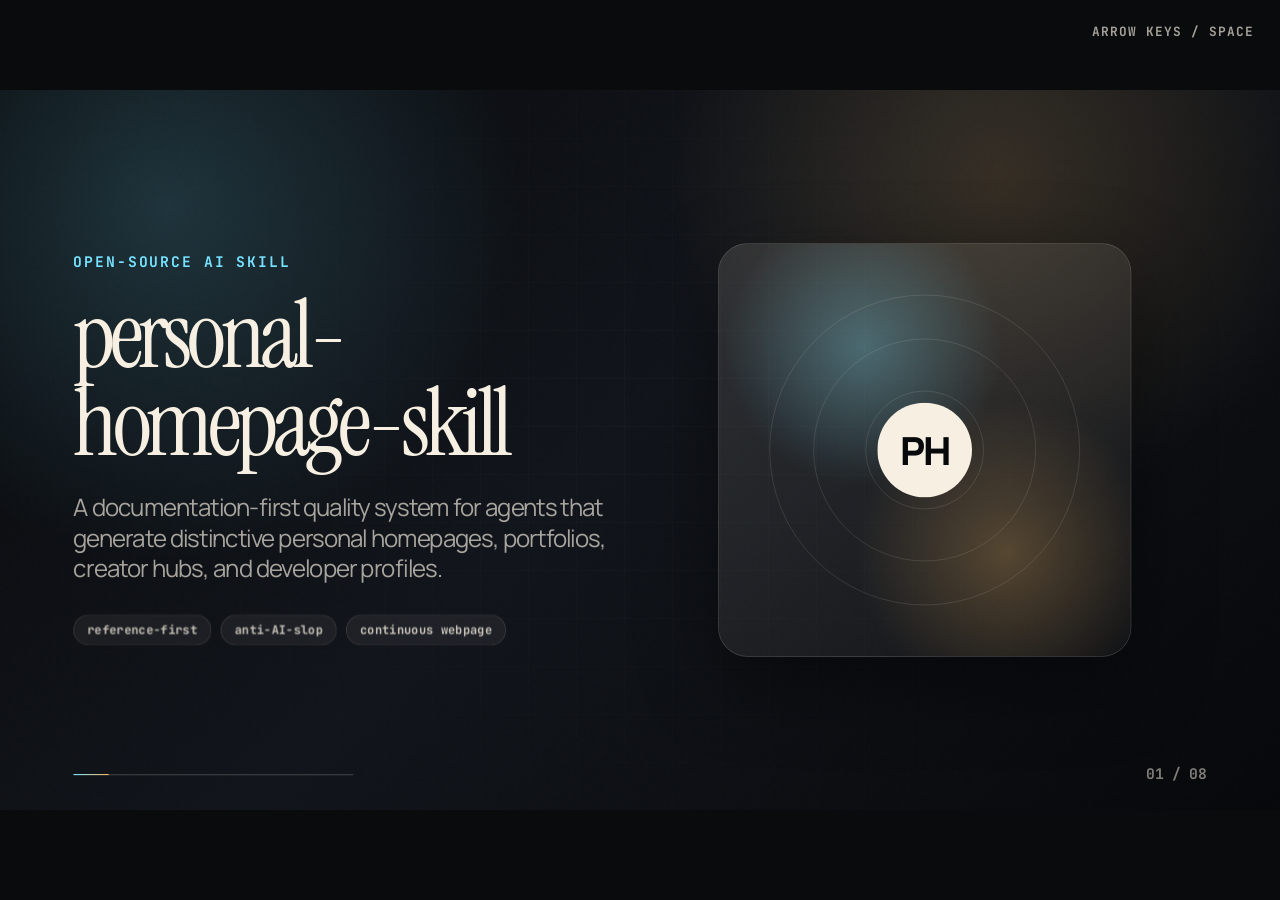
<file: skills/zhengshuwen-powerycy-personal-homepage-skill/demo/personal-homepage-skill-overview.html>
<!DOCTYPE html>
<html lang="en">
<head>
  <meta charset="UTF-8" />
  <meta name="viewport" content="width=device-width, initial-scale=1.0" />
  <title>personal-homepage-skill overview</title>
  <link rel="preconnect" href="https://fonts.googleapis.com" />
  <link rel="preconnect" href="https://fonts.gstatic.com" crossorigin />
  <link href="https://fonts.googleapis.com/css2?family=Instrument+Serif:ital@0;1&family=Manrope:wght@400;500;600;700;800&family=JetBrains+Mono:wght@500;700&display=swap" rel="stylesheet" />
  <style>
    /* === VIEWPORT BASE: fixed 1920x1080 stage copied into the deck === */
    html,
    body {
        width: 100%;
        height: 100%;
        margin: 0;
        overflow: hidden;
        background: var(--stage-bg, #000);
    }

    .deck-viewport {
        position: fixed;
        inset: 0;
        overflow: hidden;
        background: var(--stage-bg, #000);
    }

    .deck-stage {
        position: absolute;
        left: 0;
        top: 0;
        width: 1920px;
        height: 1080px;
        overflow: hidden;
        transform-origin: 0 0;
        background: var(--slide-bg, #fff);
    }

    .slide {
        position: absolute;
        inset: 0;
        width: 1920px;
        height: 1080px;
        overflow: hidden;
        display: block;
        visibility: hidden;
        opacity: 0;
        pointer-events: none;
        background: var(--slide-bg, #fff);
    }

    .slide.active,
    .slide.visible {
        visibility: visible;
        opacity: 1;
        pointer-events: auto;
        z-index: 1;
    }

    @media (prefers-reduced-motion: reduce) {
        *,
        *::before,
        *::after {
            animation-duration: 0.01ms !important;
            transition-duration: 0.2s !important;
        }
    }

    /* === DESIGN TOKENS === */
    :root {
      --stage-bg: #090b0d;
      --slide-bg: #090b0d;
      --ink: #f6efe2;
      --muted: rgba(246, 239, 226, 0.66);
      --soft: rgba(246, 239, 226, 0.12);
      --line: rgba(246, 239, 226, 0.18);
      --gold: #f3b45c;
      --cyan: #75e2ff;
      --green: #9ae887;
      --paper: #f4ead8;
      --blue: #476cff;
      --ease-out-expo: cubic-bezier(0.16, 1, 0.3, 1);
    }

    * { box-sizing: border-box; }

    body {
      font-family: "Manrope", sans-serif;
      color: var(--ink);
    }

    /* === SHARED SLIDE ATMOSPHERE === */
    .slide {
      background:
        radial-gradient(circle at 13% 16%, rgba(117, 226, 255, 0.18), transparent 28%),
        radial-gradient(circle at 78% 12%, rgba(243, 180, 92, 0.16), transparent 28%),
        linear-gradient(135deg, #08090b 0%, #11151b 48%, #07080a 100%);
    }

    .slide::before {
      content: "";
      position: absolute;
      inset: 0;
      background-image:
        linear-gradient(rgba(246, 239, 226, 0.04) 1px, transparent 1px),
        linear-gradient(90deg, rgba(246, 239, 226, 0.04) 1px, transparent 1px);
      background-size: 72px 72px;
      mask-image: radial-gradient(circle at 50% 45%, black 0%, transparent 72%);
      opacity: 0.55;
      pointer-events: none;
    }

    .slide::after {
      content: "";
      position: absolute;
      inset: 0;
      background-image: url("data:image/svg+xml,%3Csvg viewBox='0 0 180 180' xmlns='http://www.w3.org/2000/svg'%3E%3Cfilter id='n'%3E%3CfeTurbulence type='fractalNoise' baseFrequency='0.9' numOctaves='3' stitchTiles='stitch'/%3E%3C/filter%3E%3Crect width='180' height='180' filter='url(%23n)' opacity='0.32'/%3E%3C/svg%3E");
      mix-blend-mode: soft-light;
      opacity: 0.22;
      pointer-events: none;
    }

    .content {
      position: relative;
      z-index: 2;
      width: 100%;
      height: 100%;
      padding: 86px 110px;
    }

    .kicker {
      font: 700 22px/1 "JetBrains Mono", monospace;
      letter-spacing: 0.15em;
      text-transform: uppercase;
      color: var(--cyan);
      margin-bottom: 34px;
    }

    h1, h2, h3, p { margin: 0; }

    h1 {
      font: 400 142px/0.92 "Instrument Serif", serif;
      letter-spacing: -0.055em;
      max-width: 1250px;
    }

    h2 {
      font: 400 108px/0.96 "Instrument Serif", serif;
      letter-spacing: -0.045em;
      max-width: 1100px;
    }

    h3 {
      font: 800 34px/1.08 "Manrope", sans-serif;
      letter-spacing: -0.04em;
    }

    .lead {
      font-size: 36px;
      line-height: 1.28;
      letter-spacing: -0.035em;
      color: var(--muted);
      max-width: 850px;
      margin-top: 38px;
    }

    .serif {
      font-family: "Instrument Serif", serif;
      font-weight: 400;
      font-style: italic;
      color: var(--gold);
    }

    .mono {
      font-family: "JetBrains Mono", monospace;
      letter-spacing: -0.02em;
    }

    .chip-row {
      display: flex;
      flex-wrap: wrap;
      gap: 14px;
      margin-top: 46px;
    }

    .chip {
      border: 1px solid var(--line);
      background: rgba(246, 239, 226, 0.06);
      border-radius: 999px;
      padding: 13px 20px;
      font: 700 18px/1 "JetBrains Mono", monospace;
      color: rgba(246, 239, 226, 0.82);
      backdrop-filter: blur(18px);
    }

    .progress {
      position: absolute;
      z-index: 5;
      left: 110px;
      bottom: 52px;
      width: 420px;
      height: 2px;
      background: rgba(246, 239, 226, 0.16);
      overflow: hidden;
    }

    .progress span {
      display: block;
      width: calc(var(--progress, 0) * 1%);
      height: 100%;
      background: linear-gradient(90deg, var(--cyan), var(--gold));
      transition: width 0.35s var(--ease-out-expo);
    }

    .page-number {
      position: absolute;
      z-index: 5;
      right: 110px;
      bottom: 42px;
      font: 700 22px/1 "JetBrains Mono", monospace;
      color: rgba(246, 239, 226, 0.5);
    }

    /* === ANIMATION SYSTEM === */
    .reveal {
      opacity: 0;
      transform: translateY(34px);
      transition: opacity 0.72s var(--ease-out-expo), transform 0.72s var(--ease-out-expo);
      transition-delay: var(--delay, 0ms);
    }

    .visible .reveal {
      opacity: 1;
      transform: translateY(0);
    }

    .float-card {
      animation: floatCard 7s ease-in-out infinite;
    }

    @keyframes floatCard {
      0%, 100% { transform: translateY(0) rotate(-1deg); }
      50% { transform: translateY(-18px) rotate(1deg); }
    }

    /* === SLIDE 1: TITLE === */
    .title-layout {
      display: grid;
      grid-template-columns: 1.1fr 0.9fr;
      gap: 70px;
      align-items: center;
      height: 100%;
    }

    .title-mark {
      position: relative;
      width: 620px;
      height: 620px;
      border-radius: 44px;
      border: 1px solid rgba(246, 239, 226, 0.18);
      background:
        linear-gradient(145deg, rgba(246, 239, 226, 0.12), rgba(246, 239, 226, 0.03)),
        radial-gradient(circle at 35% 25%, rgba(117, 226, 255, 0.32), transparent 34%),
        radial-gradient(circle at 70% 75%, rgba(243, 180, 92, 0.28), transparent 36%);
      box-shadow: 0 38px 120px rgba(0, 0, 0, 0.45);
      overflow: hidden;
    }

    .title-mark .orbit {
      position: absolute;
      border: 1px solid rgba(246, 239, 226, 0.18);
      border-radius: 50%;
      inset: 76px;
      animation: spin 28s linear infinite;
    }

    .title-mark .orbit:nth-child(2) { inset: 142px; animation-duration: 18s; animation-direction: reverse; }
    .title-mark .orbit:nth-child(3) { inset: 220px; animation-duration: 13s; }

    .title-mark .core {
      position: absolute;
      inset: 238px;
      border-radius: 50%;
      background: var(--ink);
      color: #08090b;
      display: grid;
      place-items: center;
      font: 800 58px/1 "Manrope", sans-serif;
      letter-spacing: -0.08em;
    }

    @keyframes spin { to { transform: rotate(360deg); } }

    /* === SLIDE 2: PROBLEM === */
    .problem-grid {
      display: grid;
      grid-template-columns: repeat(3, 1fr);
      gap: 22px;
      margin-top: 58px;
    }

    .problem-card {
      min-height: 168px;
      border: 1px solid rgba(246, 239, 226, 0.14);
      background: rgba(246, 239, 226, 0.055);
      border-radius: 30px;
      padding: 28px;
      display: flex;
      flex-direction: column;
      justify-content: space-between;
    }

    .problem-card strong {
      font: 800 28px/1.05 "Manrope", sans-serif;
      letter-spacing: -0.04em;
    }

    .problem-card span {
      font-size: 19px;
      color: rgba(246, 239, 226, 0.58);
      line-height: 1.35;
    }

    /* === SLIDE 3: CORE BEHAVIOR === */
    .split {
      display: grid;
      grid-template-columns: 0.9fr 1.1fr;
      gap: 72px;
      align-items: center;
      height: 100%;
    }

    .checklist {
      display: grid;
      gap: 18px;
    }

    .check-item {
      border-left: 4px solid var(--cyan);
      padding: 24px 28px;
      background: rgba(246, 239, 226, 0.06);
      border-radius: 0 26px 26px 0;
    }

    .check-item h3 { margin-bottom: 9px; }
    .check-item p { font-size: 23px; line-height: 1.33; color: var(--muted); }

    /* === SLIDE 4: WORKFLOW === */
    .workflow {
      display: grid;
      grid-template-columns: repeat(6, 1fr);
      gap: 18px;
      margin-top: 70px;
    }

    .step {
      position: relative;
      height: 430px;
      border: 1px solid rgba(246, 239, 226, 0.16);
      background: linear-gradient(180deg, rgba(246, 239, 226, 0.09), rgba(246, 239, 226, 0.035));
      border-radius: 34px;
      padding: 28px 24px;
      overflow: hidden;
    }

    .step::after {
      content: attr(data-step);
      position: absolute;
      right: 18px;
      bottom: -18px;
      font: 400 126px/1 "Instrument Serif", serif;
      color: rgba(246, 239, 226, 0.08);
    }

    .step .mono { color: var(--gold); font-size: 17px; }
    .step h3 { margin: 24px 0 16px; font-size: 30px; }
    .step p { color: var(--muted); font-size: 20px; line-height: 1.36; }

    /* === SLIDE 5: PRESET LIBRARY === */
    .preset-board {
      display: grid;
      grid-template-columns: repeat(4, 1fr);
      gap: 18px;
      margin-top: 54px;
    }

    .preset {
      height: 190px;
      border-radius: 28px;
      padding: 24px;
      border: 1px solid rgba(246, 239, 226, 0.16);
      background: var(--preset-bg, rgba(246, 239, 226, 0.07));
      overflow: hidden;
      position: relative;
    }

    .preset::before {
      content: "";
      position: absolute;
      inset: auto -20px -38px auto;
      width: 150px;
      height: 150px;
      border-radius: 50%;
      background: rgba(246, 239, 226, 0.18);
      filter: blur(1px);
    }

    .preset h3 { font-size: 25px; position: relative; }
    .preset p { margin-top: 14px; font-size: 18px; line-height: 1.32; color: rgba(246, 239, 226, 0.68); position: relative; }

    /* === SLIDE 6: CONTINUOUS WEBPAGE QUALITY === */
    .continuity-canvas {
      position: relative;
      height: 610px;
      margin-top: 48px;
      border-radius: 46px;
      border: 1px solid rgba(246, 239, 226, 0.16);
      background:
        linear-gradient(180deg, rgba(117, 226, 255, 0.16), rgba(246, 239, 226, 0.07) 50%, rgba(243, 180, 92, 0.12)),
        #10141a;
      overflow: hidden;
    }

    .wave {
      position: absolute;
      left: -120px;
      right: -120px;
      height: 240px;
      border-radius: 50%;
      background: rgba(246, 239, 226, 0.10);
      filter: blur(0.2px);
    }

    .wave.one { top: 142px; transform: rotate(-4deg); }
    .wave.two { top: 310px; transform: rotate(5deg); background: rgba(117, 226, 255, 0.10); }

    .site-strip {
      position: absolute;
      width: 310px;
      height: 430px;
      border-radius: 30px;
      background: rgba(8, 9, 11, 0.64);
      border: 1px solid rgba(246, 239, 226, 0.16);
      padding: 22px;
    }

    .site-strip:nth-child(3) { left: 120px; top: 88px; }
    .site-strip:nth-child(4) { left: 505px; top: 54px; }
    .site-strip:nth-child(5) { left: 890px; top: 112px; }
    .site-strip:nth-child(6) { left: 1275px; top: 68px; }

    .mini-line { height: 12px; background: rgba(246, 239, 226, 0.18); border-radius: 99px; margin-bottom: 14px; }
    .mini-line.short { width: 62%; background: rgba(117, 226, 255, 0.28); }
    .mini-box { height: 210px; border-radius: 22px; background: rgba(246, 239, 226, 0.08); margin-top: 28px; }

    /* === SLIDE 7: OPEN-SOURCE FILE MAP === */
    .file-map {
      display: grid;
      grid-template-columns: 0.95fr 1.05fr;
      gap: 38px;
      margin-top: 48px;
    }

    .file-column {
      border: 1px solid rgba(246, 239, 226, 0.16);
      border-radius: 34px;
      background: rgba(246, 239, 226, 0.055);
      padding: 30px;
    }

    .file-row {
      display: grid;
      grid-template-columns: 310px 1fr;
      gap: 22px;
      padding: 14px 0;
      border-bottom: 1px solid rgba(246, 239, 226, 0.11);
      font-size: 20px;
      line-height: 1.28;
    }

    .file-row:last-child { border-bottom: 0; }
    .file-row .mono { color: var(--gold); font-size: 18px; }
    .file-row span:last-child { color: var(--muted); }

    /* === SLIDE 8: ROADMAP === */
    .roadmap {
      display: grid;
      grid-template-columns: repeat(3, 1fr);
      gap: 26px;
      margin-top: 62px;
    }

    .road-card {
      min-height: 420px;
      border-radius: 38px;
      padding: 36px;
      border: 1px solid rgba(246, 239, 226, 0.16);
      background: linear-gradient(180deg, rgba(246, 239, 226, 0.10), rgba(246, 239, 226, 0.035));
    }

    .road-card .mono { color: var(--cyan); font-size: 18px; }
    .road-card h3 { margin: 28px 0 22px; font-size: 38px; }
    .road-card ul { margin: 0; padding-left: 22px; color: var(--muted); font-size: 23px; line-height: 1.55; }

    /* === NON-SLIDE UI === */
    .hint {
      position: fixed;
      z-index: 20;
      right: clamp(14px, 2vw, 28px);
      top: clamp(14px, 2vw, 28px);
      color: rgba(246, 239, 226, 0.66);
      font: 700 clamp(10px, 1vw, 13px)/1 "JetBrains Mono", monospace;
      letter-spacing: 0.08em;
      text-transform: uppercase;
      pointer-events: none;
    }

    .edit-hotzone {
      position: fixed;
      top: 0;
      left: 0;
      width: 84px;
      height: 84px;
      z-index: 10000;
    }

    .edit-toggle {
      position: fixed;
      top: 18px;
      left: 18px;
      z-index: 10001;
      opacity: 0;
      pointer-events: none;
      border: 1px solid rgba(246, 239, 226, 0.22);
      border-radius: 999px;
      padding: 10px 14px;
      color: var(--ink);
      background: rgba(9, 11, 13, 0.64);
      backdrop-filter: blur(14px);
      font: 700 13px/1 "JetBrains Mono", monospace;
      letter-spacing: 0.08em;
      text-transform: uppercase;
      transition: opacity 0.22s var(--ease-out-expo), border-color 0.22s var(--ease-out-expo);
      cursor: pointer;
    }

    .edit-toggle.show,
    .edit-toggle.active {
      opacity: 1;
      pointer-events: auto;
    }

    .edit-toggle:hover,
    .edit-toggle:focus-visible {
      border-color: var(--gold);
      outline: 0;
    }

    body.editing [contenteditable="true"] {
      outline: 2px dashed rgba(243, 180, 92, 0.85);
      outline-offset: 6px;
      cursor: text;
    }
  </style>
</head>
<body>
  <div class="deck-viewport">
    <div class="hint">Arrow keys / Space</div>
    <main class="deck-stage" id="deckStage">
      <!-- === SLIDE 1: TITLE === -->
      <section class="slide active visible" data-title="Title">
        <div class="content title-layout">
          <div>
            <div class="kicker reveal">Open-source AI Skill</div>
            <h1 class="reveal" style="--delay: 80ms">personal-homepage-skill</h1>
            <p class="lead reveal" style="--delay: 160ms">A documentation-first quality system for agents that generate distinctive personal homepages, portfolios, creator hubs, and developer profiles.</p>
            <div class="chip-row reveal" style="--delay: 240ms">
              <span class="chip">reference-first</span>
              <span class="chip">anti-AI-slop</span>
              <span class="chip">continuous webpage</span>
            </div>
          </div>
          <div class="title-mark float-card reveal" style="--delay: 180ms">
            <div class="orbit"></div>
            <div class="orbit"></div>
            <div class="orbit"></div>
            <div class="core">PH</div>
          </div>
        </div>
      </section>

      <!-- === SLIDE 2: PROBLEM === -->
      <section class="slide" data-title="Problem">
        <div class="content">
          <div class="kicker reveal">The problem</div>
          <h2 class="reveal" style="--delay: 70ms">AI homepages often look like the same <span class="serif">generic landing page</span>.</h2>
          <div class="problem-grid">
            <div class="problem-card reveal" style="--delay: 120ms"><strong>Vague hero copy</strong><span>Visitors cannot tell who the person is or what proof supports their identity.</span></div>
            <div class="problem-card reveal" style="--delay: 170ms"><strong>Visual references ignored</strong><span>Concrete templates are replaced by unrelated AI-generated style options.</span></div>
            <div class="problem-card reveal" style="--delay: 220ms"><strong>Fake credibility</strong><span>Metrics, awards, testimonials, and links are invented instead of marked as placeholders.</span></div>
            <div class="problem-card reveal" style="--delay: 270ms"><strong>Icon-wall skills</strong><span>Capabilities are reduced to logo lists instead of being connected to real output.</span></div>
            <div class="problem-card reveal" style="--delay: 320ms"><strong>Weak project cards</strong><span>Projects lack problem, role, features, stack, result, and next-click clarity.</span></div>
            <div class="problem-card reveal" style="--delay: 370ms"><strong>Stacked slides</strong><span>Sections have hard background seams and feel like PPT pages pasted together.</span></div>
          </div>
        </div>
      </section>

      <!-- === SLIDE 3: CORE BEHAVIOR === -->
      <section class="slide" data-title="Core behavior">
        <div class="content split">
          <div>
            <div class="kicker reveal">Core behavior</div>
            <h2 class="reveal" style="--delay: 70ms">A personal homepage must answer five questions.</h2>
            <p class="lead reveal" style="--delay: 140ms">The Skill keeps the agent focused on identity, proof, trust, and the next click.</p>
          </div>
          <div class="checklist">
            <div class="check-item reveal" style="--delay: 120ms"><h3>Who is this person?</h3><p>Name, nickname, role, and an immediate identity signal.</p></div>
            <div class="check-item reveal" style="--delay: 170ms"><h3>What do they do?</h3><p>Clear positioning without generic SaaS marketing language.</p></div>
            <div class="check-item reveal" style="--delay: 220ms"><h3>What proof supports it?</h3><p>Projects, writing, work history, demos, or honest placeholders.</p></div>
            <div class="check-item reveal" style="--delay: 270ms"><h3>Why trust them?</h3><p>Credibility from real work, not invented metrics or fake testimonials.</p></div>
            <div class="check-item reveal" style="--delay: 320ms"><h3>What should visitors click?</h3><p>GitHub, posts, contact, media accounts, project demos, or resume links.</p></div>
          </div>
        </div>
      </section>

      <!-- === SLIDE 4: WORKFLOW === -->
      <section class="slide" data-title="Workflow">
        <div class="content">
          <div class="kicker reveal">Agent workflow</div>
          <h2 class="reveal" style="--delay: 70ms">From request to reviewed runnable homepage.</h2>
          <div class="workflow">
            <div class="step reveal" data-step="01" style="--delay: 120ms"><span class="mono">detect</span><h3>Recognize fit</h3><p>Use for personal homepages, portfolios, creator pages, resume sites, and person-led project pages.</p></div>
            <div class="step reveal" data-step="02" style="--delay: 170ms"><span class="mono">reference</span><h3>Follow first</h3><p>If a template, site, screenshot, or detailed prompt exists, preserve its rhythm before inventing.</p></div>
            <div class="step reveal" data-step="03" style="--delay: 220ms"><span class="mono">style</span><h3>Pick direction</h3><p>Use previews only when direction is unclear; previews must look like real hero sections.</p></div>
            <div class="step reveal" data-step="04" style="--delay: 270ms"><span class="mono">structure</span><h3>Build IA</h3><p>Hero, About, Projects, Content, Contact, and only the sections that fit the person.</p></div>
            <div class="step reveal" data-step="05" style="--delay: 320ms"><span class="mono">code</span><h3>Generate</h3><p>React or HTML output with accessible markup, profile data, motion fallbacks, and real CTAs.</p></div>
            <div class="step reveal" data-step="06" style="--delay: 370ms"><span class="mono">review</span><h3>Check quality</h3><p>Run design review for identity, continuity, mobile readability, source boundaries, and no fake data.</p></div>
          </div>
        </div>
      </section>

      <!-- === SLIDE 5: PRESET LIBRARY === -->
      <section class="slide" data-title="Presets">
        <div class="content">
          <div class="kicker reveal">Visual preset library</div>
          <h2 class="reveal" style="--delay: 70ms">Distinct directions, not endless generic templates.</h2>
          <div class="preset-board">
            <div class="preset reveal" style="--delay: 110ms; --preset-bg: linear-gradient(135deg, #08090b, #26323a);"><h3>Cinematic Scroll</h3><p>Dark premium personal brand with fixed video and sparse motion.</p></div>
            <div class="preset reveal" style="--delay: 145ms; --preset-bg: linear-gradient(135deg, #f4ead8, #9ec6ff); color:#11151b;"><h3>Clean Developer</h3><p style="color:rgba(17,21,27,.72)">Light, friendly developer homepage inspired by clean personal sites.</p></div>
            <div class="preset reveal" style="--delay: 180ms; --preset-bg: linear-gradient(135deg, #ff4e8b, #ffd447);"><h3>TOONHUB Carousel</h3><p>Character IP / playful creator hero with bold figure motion.</p></div>
            <div class="preset reveal" style="--delay: 215ms; --preset-bg: linear-gradient(135deg, #eee2c8, #7b6d55);"><h3>Art Museum</h3><p>Curated portfolio for artists, photographers, and visual storytellers.</p></div>
            <div class="preset reveal" style="--delay: 250ms; --preset-bg: linear-gradient(135deg, #071827, #0be7c4);"><h3>AI Dashboard</h3><p>Research-grid language for AI systems and technical credibility.</p></div>
            <div class="preset reveal" style="--delay: 285ms; --preset-bg: linear-gradient(135deg, #101014, #b78cff);"><h3>3D Tech Portfolio</h3><p>Spatial cards and 3D identity objects for technical demos.</p></div>
            <div class="preset reveal" style="--delay: 320ms; --preset-bg: linear-gradient(135deg, #17120d, #c94d2b);"><h3>Dark Editorial</h3><p>Magazine-like case study rhythm with image-led storytelling.</p></div>
            <div class="preset reveal" style="--delay: 355ms; --preset-bg: linear-gradient(135deg, #10151b, #4f6dff);"><h3>Business Brand</h3><p>Consultant / founder homepage with services, cases, and booking CTA.</p></div>
          </div>
        </div>
      </section>

      <!-- === SLIDE 6: CONTINUOUS WEBPAGE QUALITY === -->
      <section class="slide" data-title="Continuity">
        <div class="content">
          <div class="kicker reveal">Continuous webpage quality</div>
          <h2 class="reveal" style="--delay: 70ms">The page should feel like one real website, <span class="serif">not stacked slides</span>.</h2>
          <div class="continuity-canvas reveal" style="--delay: 150ms">
            <div class="wave one"></div>
            <div class="wave two"></div>
            <div class="site-strip"><div class="mini-line short"></div><div class="mini-line"></div><div class="mini-line"></div><div class="mini-box"></div></div>
            <div class="site-strip"><div class="mini-line short"></div><div class="mini-line"></div><div class="mini-line"></div><div class="mini-box"></div></div>
            <div class="site-strip"><div class="mini-line short"></div><div class="mini-line"></div><div class="mini-line"></div><div class="mini-box"></div></div>
            <div class="site-strip"><div class="mini-line short"></div><div class="mini-line"></div><div class="mini-line"></div><div class="mini-box"></div></div>
          </div>
          <div class="chip-row reveal" style="--delay: 240ms">
            <span class="chip">no hard background seams</span>
            <span class="chip">shared texture</span>
            <span class="chip">wave / gradient bridges</span>
            <span class="chip">repeated visual grammar</span>
          </div>
        </div>
      </section>

      <!-- === SLIDE 7: OPEN-SOURCE FILE MAP === -->
      <section class="slide" data-title="File map">
        <div class="content">
          <div class="kicker reveal">Open-source package</div>
          <h2 class="reveal" style="--delay: 70ms">Documentation-first, easy to audit, easy to extend.</h2>
          <div class="file-map">
            <div class="file-column reveal" style="--delay: 140ms">
              <div class="file-row"><span class="mono">SKILL.md</span><span>Main entrypoint and agent workflow.</span></div>
              <div class="file-row"><span class="mono">STYLE_PRESETS.md</span><span>Visual library and best-fit guidance.</span></div>
              <div class="file-row"><span class="mono">MOTION_PATTERNS.md</span><span>Animation, 3D, background, and fallbacks.</span></div>
              <div class="file-row"><span class="mono">HOMEPAGE_SECTIONS.md</span><span>Section-level content rules.</span></div>
              <div class="file-row"><span class="mono">DESIGN_REVIEW.md</span><span>Final QA checklist before completion.</span></div>
            </div>
            <div class="file-column reveal" style="--delay: 200ms">
              <div class="file-row"><span class="mono">OPEN_SOURCE_PRD.md</span><span>GitHub release product requirements.</span></div>
              <div class="file-row"><span class="mono">USER_STORIES.md</span><span>Backlog-ready stories and acceptance criteria.</span></div>
              <div class="file-row"><span class="mono">TEST_SCENARIOS.md</span><span>Trigger, reference, placeholder, accessibility, and license tests.</span></div>
              <div class="file-row"><span class="mono">CONTRIBUTING.md</span><span>Contribution rules and copyright boundaries.</span></div>
              <div class="file-row"><span class="mono">examples / demo</span><span>Prompt library and this browser presentation.</span></div>
            </div>
          </div>
        </div>
      </section>

      <!-- === SLIDE 8: ROADMAP === -->
      <section class="slide" data-title="Roadmap">
        <div class="content">
          <div class="kicker reveal">Roadmap</div>
          <h2 class="reveal" style="--delay: 70ms">Release the Skill, then turn patterns into runnable examples.</h2>
          <div class="roadmap">
            <div class="road-card reveal" style="--delay: 130ms"><span class="mono">V1</span><h3>Documentation Skill</h3><ul><li>Skill entrypoint</li><li>Preset library</li><li>Motion patterns</li><li>Data schema</li><li>Review checklist</li><li>Demo deck</li></ul></div>
            <div class="road-card reveal" style="--delay: 190ms"><span class="mono">V2</span><h3>Runnable templates</h3><ul><li>React + Tailwind example</li><li>Single-file HTML example</li><li>Next.js App Router example</li><li>Template Gallery expansion</li></ul></div>
            <div class="road-card reveal" style="--delay: 250ms"><span class="mono">V3</span><h3>Validation automation</h3><ul><li>Markdown link checker</li><li>Homepage quality checker</li><li>Screenshot validation</li><li>Mobile and reduced-motion tests</li></ul></div>
          </div>
        </div>
      </section>
    </main>
  </div>
  <div class="edit-hotzone" aria-hidden="true"></div>
  <button class="edit-toggle" id="editToggle" title="编辑模式（E）" aria-label="编辑模式">编辑</button>

  <script>
    /* === SLIDE PRESENTATION CONTROLLER === */
    class SlidePresentation {
      constructor() {
        this.slides = Array.from(document.querySelectorAll('.slide'));
        this.currentSlide = 0;
        this.stage = document.getElementById('deckStage');
        this.setupStageScale();
        this.setupKeyboardNav();
        this.setupTouchNav();
        this.showSlide(0);
      }

      setupStageScale() {
        const scale = () => {
          const factor = Math.min(window.innerWidth / 1920, window.innerHeight / 1080);
          const x = (window.innerWidth - 1920 * factor) / 2;
          const y = (window.innerHeight - 1080 * factor) / 2;
          this.stage.style.transform = `translate(${x}px, ${y}px) scale(${factor})`;
        };
        scale();
        window.addEventListener('resize', scale);
      }

      setupKeyboardNav() {
        window.addEventListener('keydown', (event) => {
          if (event.target && event.target.getAttribute && event.target.getAttribute('contenteditable') === 'true') return;
          if (['ArrowRight', ' ', 'PageDown'].includes(event.key)) {
            event.preventDefault();
            this.next();
          }
          if (['ArrowLeft', 'PageUp'].includes(event.key)) {
            event.preventDefault();
            this.previous();
          }
          if (event.key === 'Home') {
            event.preventDefault();
            this.showSlide(0);
          }
          if (event.key === 'End') {
            event.preventDefault();
            this.showSlide(this.slides.length - 1);
          }
        });
      }

      setupTouchNav() {
        let startX = 0;
        window.addEventListener('pointerdown', (event) => { startX = event.clientX; });
        window.addEventListener('pointerup', (event) => {
          const delta = event.clientX - startX;
          if (Math.abs(delta) < 60) return;
          if (delta < 0) this.next();
          if (delta > 0) this.previous();
        });
      }

      showSlide(index) {
        this.currentSlide = Math.max(0, Math.min(index, this.slides.length - 1));
        this.slides.forEach((slide, i) => {
          slide.classList.toggle('active', i === this.currentSlide);
          slide.classList.toggle('visible', i === this.currentSlide);
          slide.style.setProperty('--progress', ((this.currentSlide + 1) / this.slides.length) * 100);
          this.ensureProgress(slide, i);
        });
      }

      ensureProgress(slide, index) {
        let progress = slide.querySelector('.progress');
        let pageNumber = slide.querySelector('.page-number');
        if (!progress) {
          progress = document.createElement('div');
          progress.className = 'progress';
          progress.innerHTML = '<span></span>';
          slide.appendChild(progress);
        }
        if (!pageNumber) {
          pageNumber = document.createElement('div');
          pageNumber.className = 'page-number';
          slide.appendChild(pageNumber);
        }
        pageNumber.textContent = `${String(index + 1).padStart(2, '0')} / ${String(this.slides.length).padStart(2, '0')}`;
        progress.querySelector('span').style.width = `${((this.currentSlide + 1) / this.slides.length) * 100}%`;
      }

      next() { this.showSlide(this.currentSlide + 1); }
      previous() { this.showSlide(this.currentSlide - 1); }
    }

    class InlineEditor {
      constructor() {
        this.isActive = false;
        this.key = `personal-homepage-skill-overview-edits:${location.pathname}`;
        this.toggle = document.getElementById('editToggle');
        this.hotzone = document.querySelector('.edit-hotzone');
        this.hideTimeout = null;
        this.load();
        this.bind();
      }

      editableNodes() {
        return Array.from(document.querySelectorAll(
          '.slide h1,.slide h2,.slide h3,.slide p,.slide strong,.slide li,.slide .chip,.slide .kicker,.slide .mono,.slide .file-row span,.slide .problem-card span'
        )).filter((node) => !node.closest('.progress,.page-number'));
      }

      prepareEditIds() {
        const seen = {};
        this.editableNodes().forEach((node) => {
          if (node.dataset.editId) return;
          const slide = node.closest('.slide');
          const slideId = slide ? String([...document.querySelectorAll('.slide')].indexOf(slide) + 1).padStart(2, '0') : 'page';
          const role = node.classList[0] || node.tagName.toLowerCase();
          const base = `slide-${slideId}-${role}`.replace(/[^a-zA-Z0-9_-]+/g, '-').toLowerCase();
          const count = seen[base] || 0;
          seen[base] = count + 1;
          node.dataset.editId = count ? `${base}-${count + 1}` : base;
        });
      }

      bind() {
        if (!this.toggle || !this.hotzone) return;
        this.toggle.addEventListener('click', () => this.toggleEditMode());
        this.hotzone.addEventListener('click', () => this.toggleEditMode());
        this.hotzone.addEventListener('mouseenter', () => this.showToggle());
        this.hotzone.addEventListener('mouseleave', () => this.scheduleHide());
        this.toggle.addEventListener('mouseenter', () => this.showToggle());
        this.toggle.addEventListener('mouseleave', () => this.scheduleHide());
        document.addEventListener('keydown', (event) => {
          if ((event.key === 'e' || event.key === 'E') && (!event.target.getAttribute || event.target.getAttribute('contenteditable') !== 'true')) {
            event.preventDefault();
            this.toggleEditMode();
          }
          if ((event.metaKey || event.ctrlKey) && event.key.toLowerCase() === 's') {
            event.preventDefault();
            this.save();
          }
        });
      }

      showToggle() {
        clearTimeout(this.hideTimeout);
        this.toggle.classList.add('show');
      }

      scheduleHide() {
        this.hideTimeout = setTimeout(() => {
          if (!this.isActive) this.toggle.classList.remove('show');
        }, 420);
      }

      toggleEditMode() {
        this.isActive = !this.isActive;
        document.body.classList.toggle('editing', this.isActive);
        this.toggle.classList.toggle('active', this.isActive);
        this.toggle.textContent = this.isActive ? '编辑中' : '编辑';
        this.editableNodes().forEach((node) => {
          node.setAttribute('contenteditable', this.isActive ? 'true' : 'false');
          node.setAttribute('spellcheck', 'false');
        });
        if (!this.isActive) this.save();
      }

      save() {
        this.prepareEditIds();
        const data = {};
        this.editableNodes().forEach((node) => {
          data[node.dataset.editId] = node.innerHTML;
        });
        localStorage.setItem(this.key, JSON.stringify(data));
        this.toggle.textContent = '已保存';
        setTimeout(() => {
          this.toggle.textContent = this.isActive ? '编辑中' : '编辑';
        }, 900);
      }

      load() {
        this.prepareEditIds();
        const raw = localStorage.getItem(this.key);
        if (!raw) return;
        try {
          const data = JSON.parse(raw);
          if (!data || Array.isArray(data)) return;
          this.editableNodes().forEach((node) => {
            if (typeof data[node.dataset.editId] === 'string') node.innerHTML = data[node.dataset.editId];
          });
        } catch (error) {
          localStorage.removeItem(this.key);
        }
      }
    }

    window.addEventListener('DOMContentLoaded', () => {
      new SlidePresentation();
      new InlineEditor();
    });
  </script>
</body>
</html>
</file>
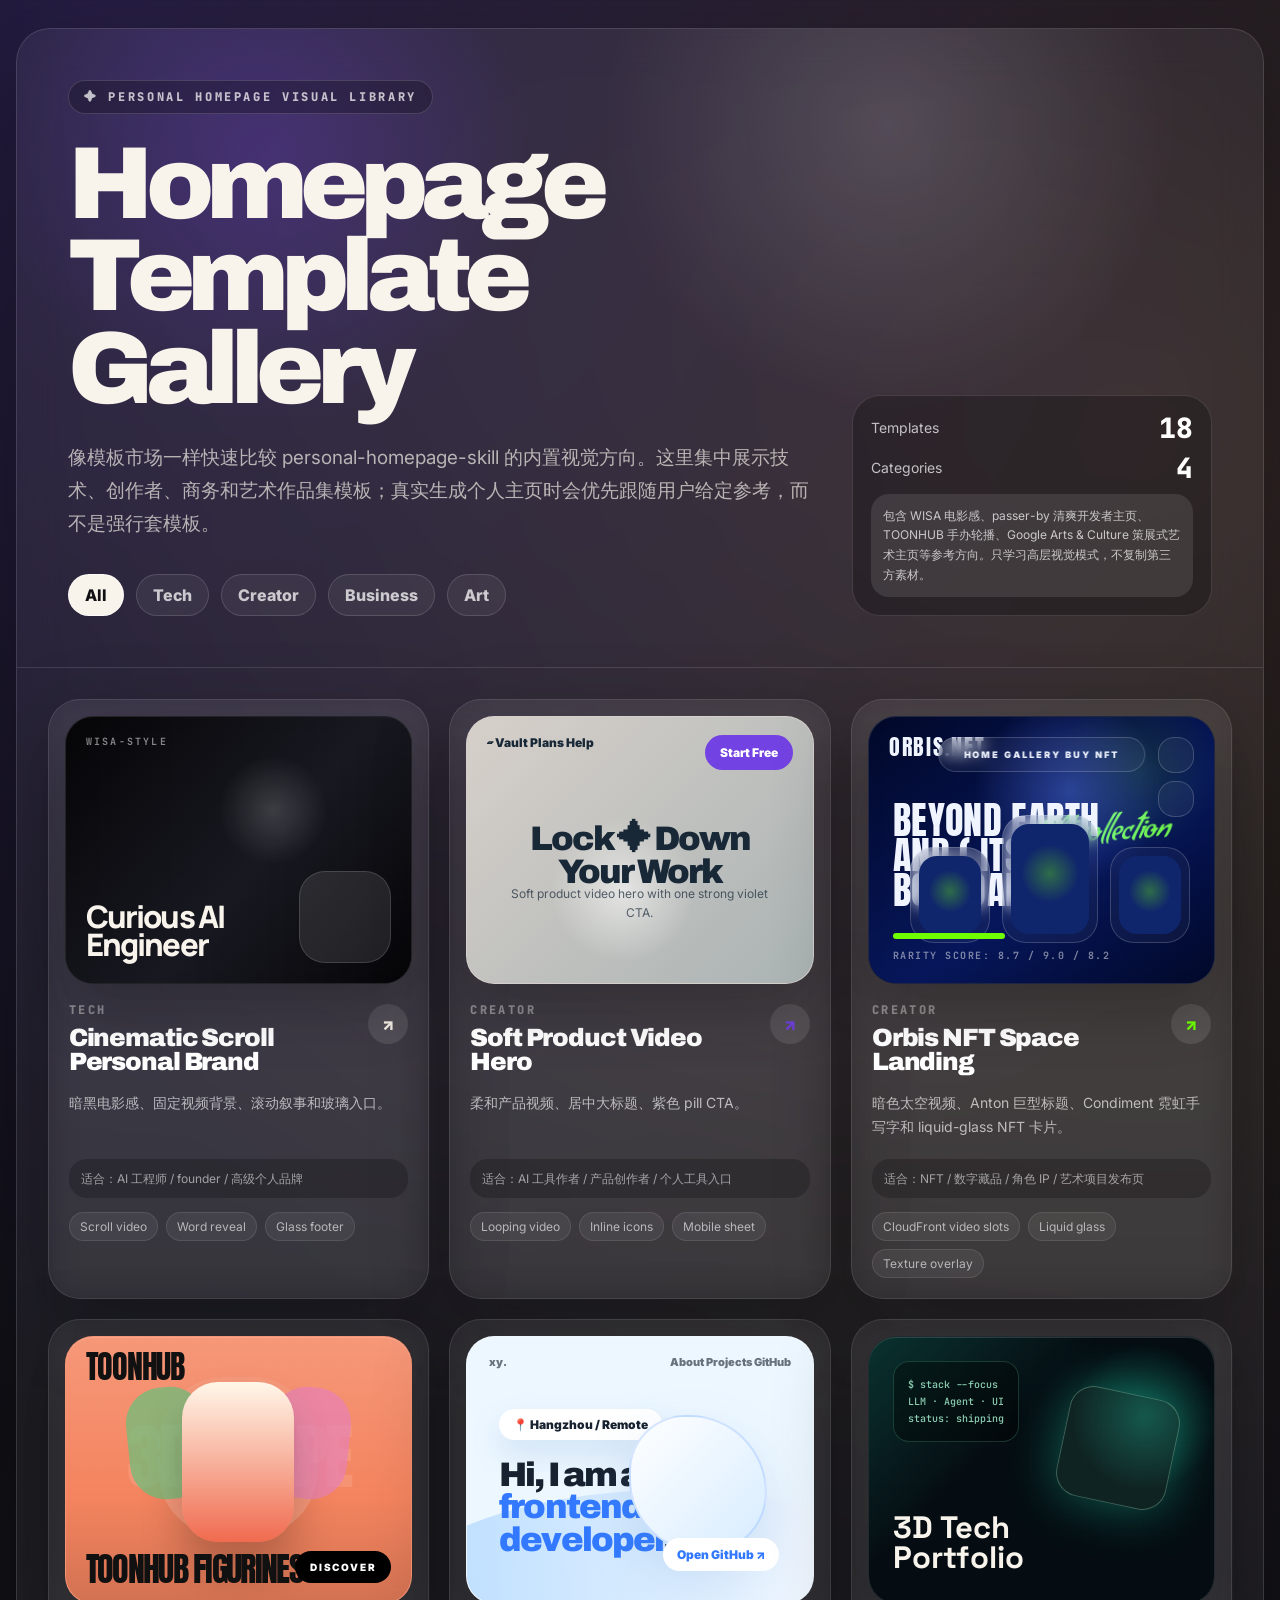
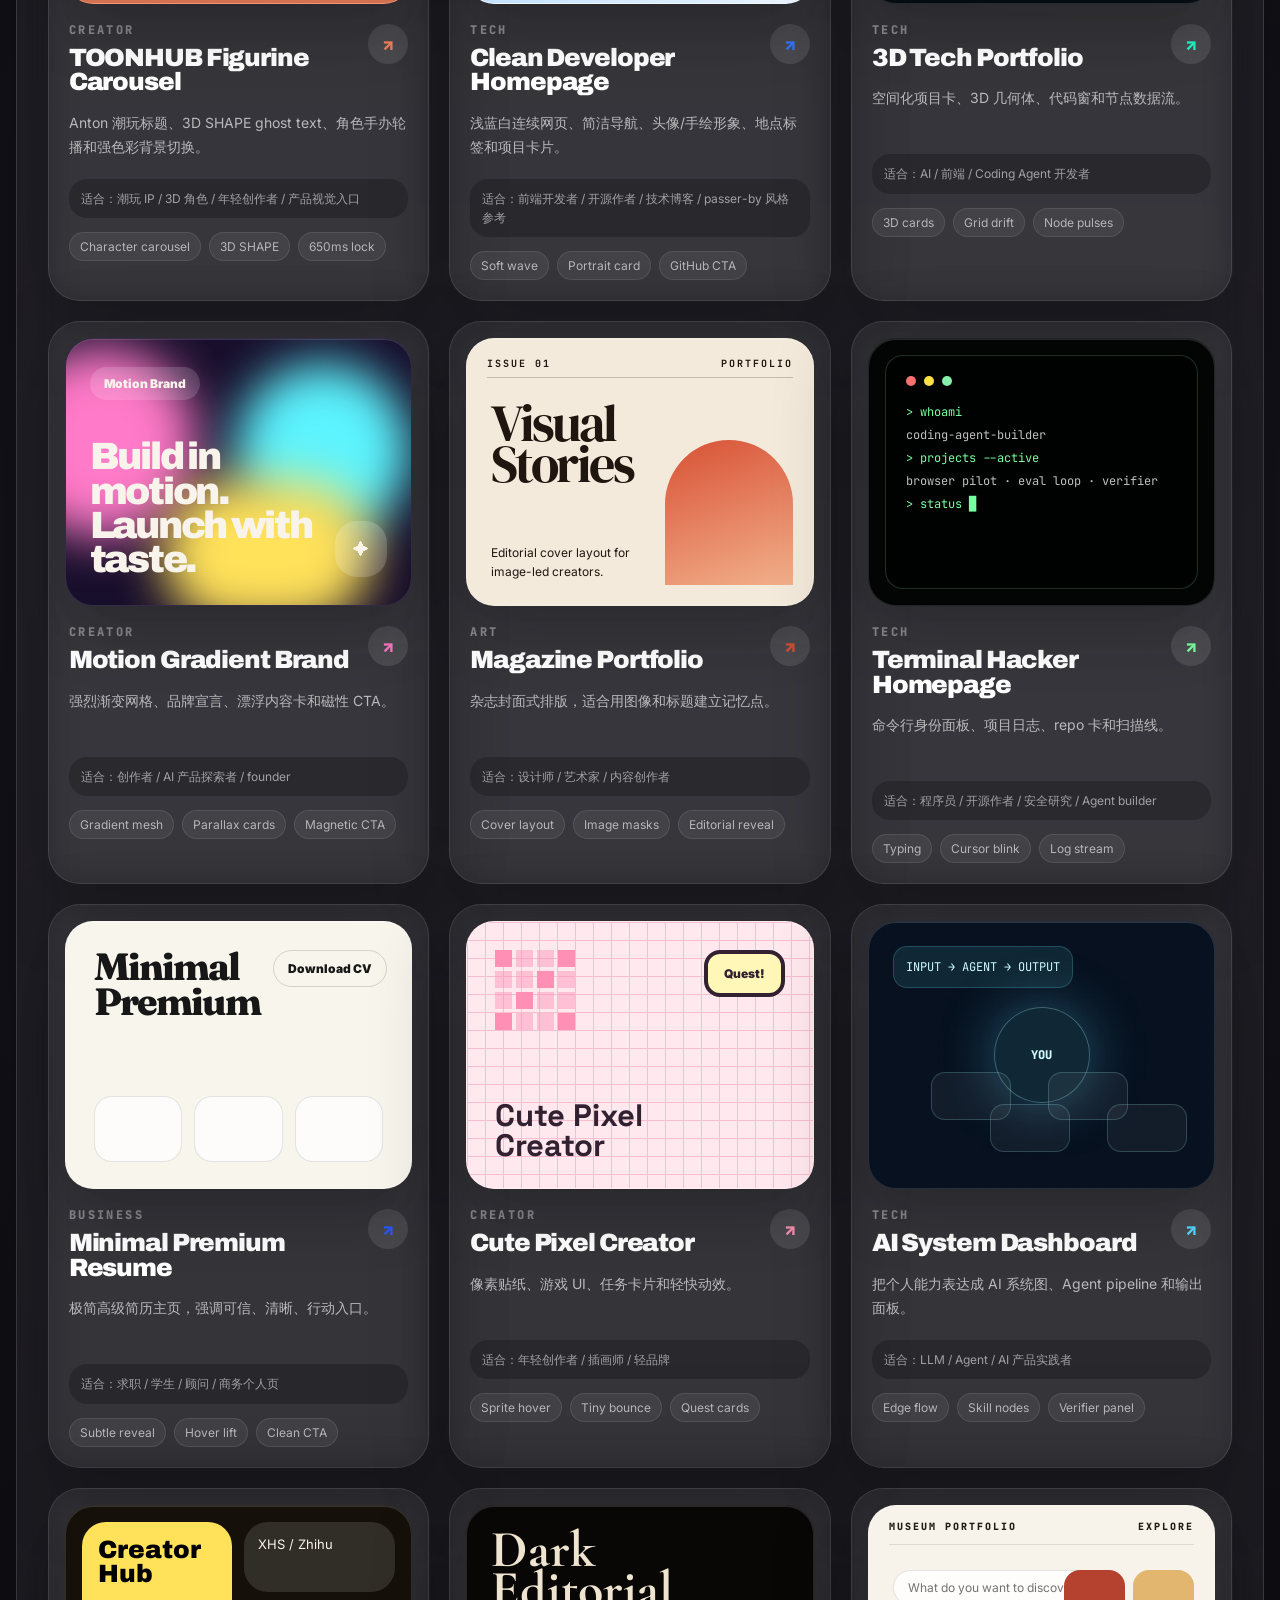
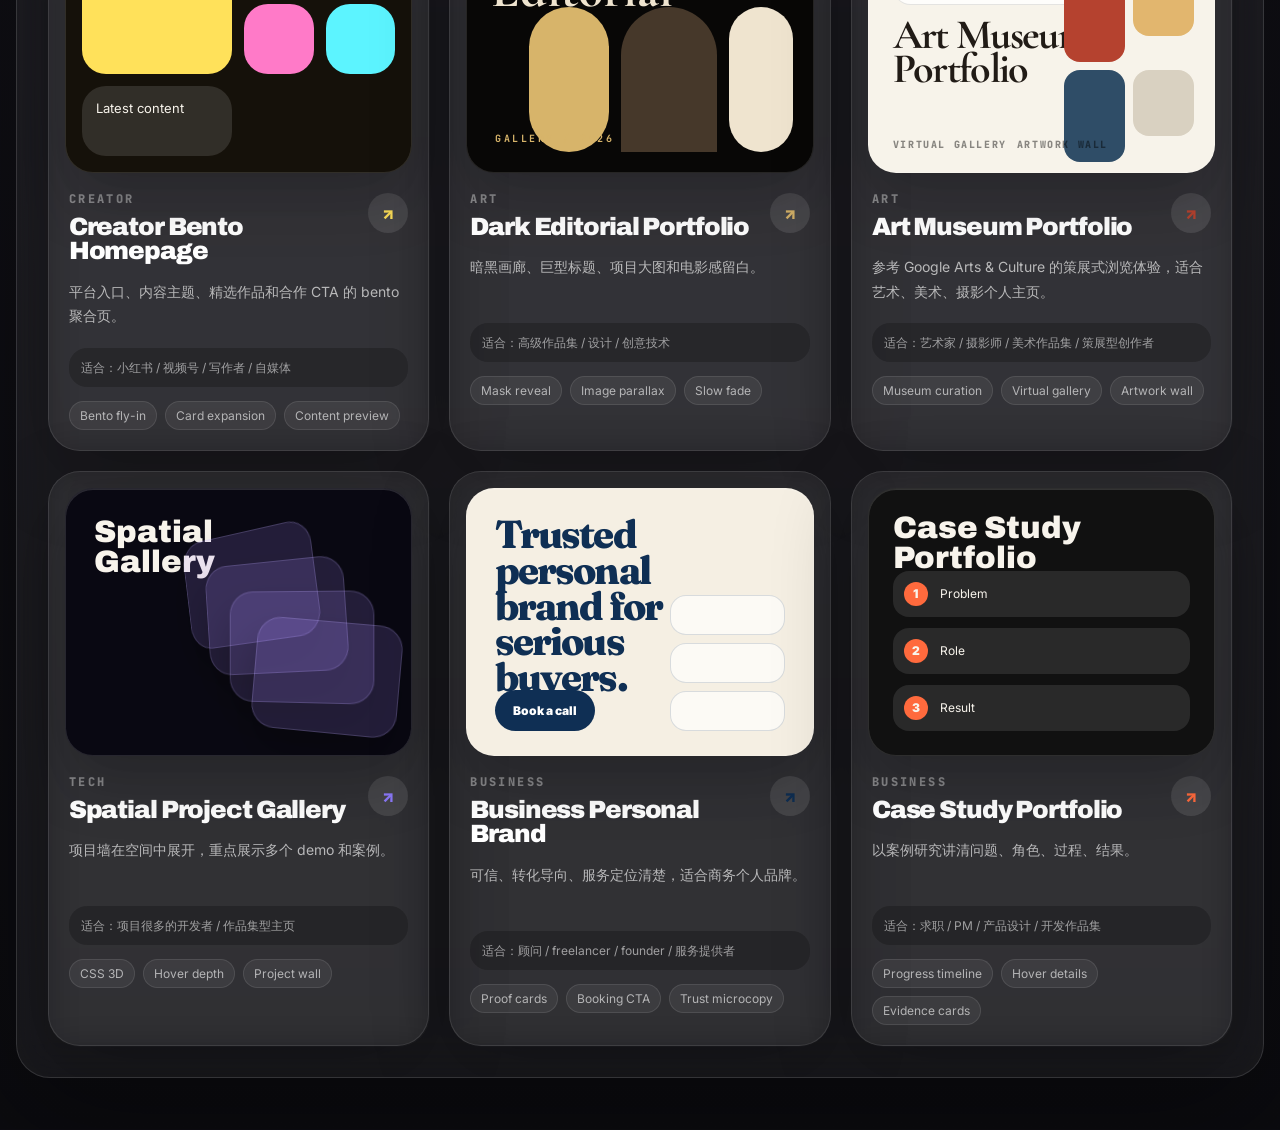
<file: skills/zhengshuwen-powerycy-personal-homepage-skill/demo/template-gallery.html>
<!DOCTYPE html>
<html lang="zh-CN">
<head>
  <meta charset="UTF-8" />
  <meta name="viewport" content="width=device-width, initial-scale=1.0" />
  <title>Homepage Template Gallery</title>
  <link rel="preconnect" href="https://fonts.googleapis.com" />
  <link rel="preconnect" href="https://fonts.gstatic.com" crossorigin />
  <link href="https://fonts.googleapis.com/css2?family=Anton&family=Archivo:wght@700;900&family=Condiment&family=Cormorant+Garamond:wght@700&family=DM+Serif+Display&family=Fraunces:opsz,wght@9..144,800&family=Inter:wght@400;600;700;800&family=JetBrains+Mono:wght@500;700&family=Manrope:wght@700;800&family=Space+Grotesk:wght@700&display=swap" rel="stylesheet" />
  <style>
    /* === BASE === */
    :root {
      --bg: #0b0b0f;
      --ink: #f8f4ec;
      --muted: rgba(248, 244, 236, 0.68);
      --line: rgba(255, 255, 255, 0.12);
      --card: rgba(255, 255, 255, 0.055);
      --paper: #f7f3ea;
      font-family: "Inter", sans-serif;
      color: var(--ink);
      background: var(--bg);
    }

    * { box-sizing: border-box; }

    html { scroll-behavior: smooth; }

    body {
      min-width: 320px;
      min-height: 100vh;
      margin: 0;
      overflow-x: hidden;
      background:
        radial-gradient(circle at 10% 0%, rgba(129, 92, 255, 0.22), transparent 32%),
        radial-gradient(circle at 90% 10%, rgba(255, 184, 106, 0.14), transparent 30%),
        linear-gradient(180deg, #0b0b0f 0%, #14131a 50%, #0b0b0f 100%);
    }

    button, a { -webkit-tap-highlight-color: transparent; }

    button {
      font: inherit;
      cursor: pointer;
    }

    /* === PAGE SHELL === */
    .page {
      width: min(1500px, calc(100vw - 32px));
      margin: 0 auto;
      padding: 28px 0 52px;
    }

    .shell {
      overflow: hidden;
      border: 1px solid var(--line);
      border-radius: 34px;
      background: var(--card);
      box-shadow: 0 34px 120px rgba(0, 0, 0, 0.38);
      backdrop-filter: blur(22px);
    }

    .hero {
      position: relative;
      isolation: isolate;
      padding: clamp(28px, 4vw, 54px);
      border-bottom: 1px solid var(--line);
      overflow: hidden;
    }

    .hero::before {
      content: "";
      position: absolute;
      inset: 0;
      z-index: -1;
      background:
        radial-gradient(circle at 70% 15%, rgba(255, 255, 255, 0.14), transparent 28%),
        radial-gradient(circle at 20% 20%, rgba(115, 66, 226, 0.28), transparent 24%);
    }

    .hero-grid {
      display: grid;
      grid-template-columns: 1fr minmax(260px, 360px);
      gap: 34px;
      align-items: end;
    }

    .eyebrow {
      display: inline-flex;
      align-items: center;
      gap: 10px;
      margin-bottom: 24px;
      border: 1px solid rgba(255, 255, 255, 0.15);
      border-radius: 999px;
      background: rgba(0, 0, 0, 0.25);
      padding: 10px 15px;
      color: rgba(255, 255, 255, 0.72);
      font: 800 12px/1 "JetBrains Mono", monospace;
      letter-spacing: 0.22em;
      text-transform: uppercase;
    }

    h1 {
      max-width: 930px;
      margin: 0;
      font: 900 clamp(3.1rem, 8vw, 7rem)/0.9 "Archivo", sans-serif;
      letter-spacing: -0.075em;
    }

    .hero p {
      max-width: 760px;
      margin: 26px 0 0;
      color: var(--muted);
      font-size: clamp(1rem, 1.5vw, 1.18rem);
      line-height: 1.75;
    }

    .stat-panel {
      display: grid;
      gap: 12px;
      border: 1px solid var(--line);
      border-radius: 28px;
      background: rgba(0, 0, 0, 0.25);
      padding: 18px;
      color: rgba(255, 255, 255, 0.72);
      font-size: 14px;
    }

    .stat-row {
      display: flex;
      align-items: center;
      justify-content: space-between;
      gap: 16px;
    }

    .stat-row strong {
      color: #fff;
      font: 800 28px/1 "JetBrains Mono", monospace;
    }

    .note {
      border-radius: 18px;
      background: rgba(255, 255, 255, 0.10);
      padding: 12px;
      font-size: 12px;
      line-height: 1.65;
    }

    .toolbar {
      display: flex;
      flex-wrap: wrap;
      gap: 12px;
      margin-top: 34px;
    }

    .filter {
      border: 1px solid rgba(255, 255, 255, 0.14);
      border-radius: 999px;
      background: rgba(255, 255, 255, 0.06);
      padding: 10px 16px;
      color: rgba(255, 255, 255, 0.74);
      font-weight: 800;
      transition: border-color 0.22s ease, background 0.22s ease, color 0.22s ease, transform 0.22s ease;
    }

    .filter:hover { transform: translateY(-1px); }

    .filter.active {
      border-color: rgba(255, 255, 255, 0.7);
      background: var(--ink);
      color: #101015;
    }

    /* === CARD GRID === */
    .grid {
      display: grid;
      grid-template-columns: repeat(3, minmax(0, 1fr));
      gap: 20px;
      padding: clamp(20px, 2.4vw, 34px);
    }

    .template-card {
      border: 1px solid rgba(255, 255, 255, 0.10);
      border-radius: 32px;
      background: rgba(255, 255, 255, 0.055);
      padding: 16px;
      box-shadow: 0 24px 80px rgba(0, 0, 0, 0.24);
      backdrop-filter: blur(18px);
      opacity: 0;
      transform: translateY(28px);
      animation: card-enter 0.45s cubic-bezier(0.22, 1, 0.36, 1) forwards;
    }

    .template-card.hidden { display: none; }

    .preview-shell {
      position: relative;
      height: 268px;
      overflow: hidden;
      border: 1px solid rgba(255, 255, 255, 0.12);
      border-radius: 28px;
      background: #101015;
      box-shadow: inset 0 1px 0 rgba(255, 255, 255, 0.14), 0 24px 60px rgba(0, 0, 0, 0.24);
    }

    .preview-shell::after {
      content: "";
      position: absolute;
      inset: 0;
      pointer-events: none;
      opacity: 0;
      background: linear-gradient(120deg, transparent 20%, rgba(255, 255, 255, 0.45), transparent 80%);
      transform: translateX(-100%);
      animation: preview-shine 4.8s ease-in-out infinite;
      transition: opacity 0.25s ease;
    }

    .template-card:hover .preview-shell::after { opacity: 0.18; }

    .noise {
      position: absolute;
      inset: 0;
      pointer-events: none;
      opacity: 0.16;
      background-image:
        linear-gradient(rgba(255, 255, 255, 0.05) 1px, transparent 1px),
        linear-gradient(90deg, rgba(255, 255, 255, 0.04) 1px, transparent 1px);
      background-size: 18px 18px;
      mix-blend-mode: overlay;
    }

    .card-body { padding: 20px 4px 4px; }

    .card-top {
      display: flex;
      align-items: flex-start;
      justify-content: space-between;
      gap: 16px;
    }

    .category {
      margin: 0 0 10px;
      color: rgba(255, 255, 255, 0.42);
      font: 800 12px/1 "JetBrains Mono", monospace;
      letter-spacing: 0.2em;
      text-transform: uppercase;
    }

    h2 {
      margin: 0;
      color: #fff;
      font: 900 25px/0.98 "Archivo", sans-serif;
      letter-spacing: -0.045em;
    }

    .arrow {
      display: grid;
      width: 40px;
      height: 40px;
      flex: 0 0 auto;
      place-items: center;
      border-radius: 50%;
      background: rgba(255, 255, 255, 0.10);
      color: var(--accent);
      font-weight: 900;
    }

    .summary {
      min-height: 56px;
      margin: 16px 0 0;
      color: rgba(255, 255, 255, 0.66);
      font-size: 14px;
      line-height: 1.75;
    }

    .best-for {
      margin: 12px 0 0;
      border-radius: 18px;
      background: rgba(0, 0, 0, 0.22);
      padding: 10px 12px;
      color: rgba(255, 255, 255, 0.56);
      font-size: 12px;
      line-height: 1.6;
    }

    .effects {
      display: flex;
      flex-wrap: wrap;
      gap: 8px;
      margin-top: 14px;
    }

    .effect {
      border: 1px solid rgba(255, 255, 255, 0.10);
      border-radius: 999px;
      background: rgba(255, 255, 255, 0.06);
      padding: 6px 10px;
      color: rgba(255, 255, 255, 0.62);
      font-size: 12px;
    }

    /* === PREVIEW VISUALS === */
    .pv-cinematic { background: #050507; font-family: "Manrope", sans-serif; }
    .pv-cinematic .bg { position: absolute; inset: 0; background: radial-gradient(circle at 60% 35%, rgba(255,255,255,.16), transparent 20%), linear-gradient(130deg, #050507, #181821 55%, #050507); }
    .pv-cinematic .label { position: absolute; left: 20px; top: 20px; font: 700 10px/1 "JetBrains Mono"; letter-spacing: .22em; text-transform: uppercase; color: rgba(255,255,255,.5); }
    .pv-cinematic .title { position: absolute; bottom: 24px; left: 20px; max-width: 52%; font-size: 31px; font-weight: 900; line-height: .92; letter-spacing: -.06em; }
    .pv-cinematic p { position: absolute; bottom: 22px; left: 20px; max-width: 52%; margin: 0; transform: translateY(60px); font-size: 12px; line-height: 1.6; color: rgba(255,255,255,.56); }
    .pv-cinematic .cta { position: absolute; right: 20px; bottom: 20px; width: 92px; height: 92px; border: 1px solid rgba(255,255,255,.14); border-radius: 26px; background: rgba(255,255,255,.1); backdrop-filter: blur(18px); }

    .pv-soft { background: #cfc8c5; color: #192837; }
    .pv-soft .bg { position: absolute; inset: 0; background: radial-gradient(circle at 45% 65%, rgba(255,255,255,.58), transparent 28%), linear-gradient(135deg, #d7d0ca, #aab3b3); }
    .pv-soft .nav { position: absolute; left: 20px; top: 18px; display: flex; gap: 13px; align-items: center; font-size: 12px; font-weight: 900; }
    .pv-soft .pill { position: absolute; right: 20px; top: 18px; border-radius: 999px; background: #7342e2; padding: 10px 15px; color: #fff; font-size: 12px; font-weight: 900; }
    .pv-soft .title { position: absolute; left: 50%; top: 52%; width: 78%; transform: translate(-50%, -50%); text-align: center; font: 900 34px/.98 "Archivo"; letter-spacing: -.055em; }
    .pv-soft p { position: absolute; left: 50%; top: 63%; width: 260px; margin: 0; transform: translateX(-50%); text-align: center; font-size: 12px; line-height: 1.6; opacity: .7; }

    .pv-orbis { background: #010828; color: #eff4ff; }
    .pv-orbis .bg { position: absolute; inset: 0; background: radial-gradient(circle at 58% 28%, rgba(72,104,210,.55), transparent 34%), radial-gradient(circle at 78% 20%, rgba(111,255,0,.12), transparent 24%), linear-gradient(145deg, #010828, #06165a 58%, #010828); }
    .pv-orbis .brand { position: absolute; left: 20px; top: 20px; font: 400 22px/.9 "Anton"; text-transform: uppercase; letter-spacing: .08em; }
    .pv-orbis .nav { position: absolute; left: 50%; top: 20px; transform: translateX(-50%); border: 1px solid rgba(255,255,255,.18); border-radius: 999px; background: rgba(255,255,255,.04); padding: 11px 25px; font-size: 9px; font-weight: 900; letter-spacing: .22em; text-transform: uppercase; backdrop-filter: blur(8px); white-space: nowrap; }
    .pv-orbis .social { position: absolute; right: 20px; top: 20px; display: grid; gap: 8px; }
    .pv-orbis .social div { width: 36px; height: 36px; border: 1px solid rgba(255,255,255,.18); border-radius: 16px; background: rgba(255,255,255,.05); backdrop-filter: blur(8px); }
    .pv-orbis .title { position: absolute; left: 24px; top: 86px; max-width: 265px; font: 400 38px/.92 "Anton"; text-transform: uppercase; letter-spacing: .01em; }
    .pv-orbis .script { position: absolute; left: 48%; top: 103px; transform: rotate(-3deg); color: #6fff00; font: 400 31px/1 "Condiment"; opacity: .95; mix-blend-mode: screen; }
    .pv-orbis .score { position: absolute; left: 24px; bottom: 22px; color: rgba(255,255,255,.48); font: 700 10px/1 "JetBrains Mono"; letter-spacing: .15em; text-transform: uppercase; }
    .pv-orbis .bar { position: absolute; left: 24px; bottom: 44px; width: 112px; height: 6px; border-radius: 999px; background: #6fff00; }
    .pv-orbis .cards { position: absolute; right: 24px; bottom: 40px; display: flex; align-items: end; gap: 12px; }
    .pv-orbis .card { width: 80px; height: 96px; border: 1px solid rgba(255,255,255,.18); border-radius: 24px; background: rgba(255,255,255,.045); padding: 8px; backdrop-filter: blur(8px); }
    .pv-orbis .card.big { width: 96px; height: 128px; }
    .pv-orbis .media { height: 100%; border-radius: 18px; background: radial-gradient(circle at 50% 45%, rgba(111,255,0,.32), transparent 40%), #10266c; }

    .pv-toon { background: #f4845f; color: #111; }
    .pv-toon .bg { position: absolute; inset: 0; background: radial-gradient(circle at 50% 45%, rgba(255,255,255,.42), transparent 34%), linear-gradient(180deg, rgba(255,255,255,.16), transparent 60%, rgba(0,0,0,.14)); }
    .pv-toon .brand { position: absolute; left: 20px; top: 16px; font: 400 32px/.9 "Anton"; letter-spacing: -.04em; }
    .pv-toon .ghost { position: absolute; left: 50%; top: 45%; width: 120%; transform: translate(-50%, -50%); text-align: center; font: 400 72px/.9 "Anton"; letter-spacing: -.06em; color: rgba(255,255,255,.28); mix-blend-mode: soft-light; }
    .pv-toon .blob { position: absolute; left: 50%; top: 45%; width: 160px; height: 160px; transform: translate(-50%, -50%); border-radius: 42%; background: #f79b7f; opacity: .8; }
    .pv-toon .side-a, .pv-toon .side-b, .pv-toon .center { position: absolute; border-radius: 36px; }
    .pv-toon .side-a { left: 18%; top: 40%; width: 80px; height: 112px; transform: translateY(-50%) rotate(-6deg); background: #6bbf7a; opacity: .72; }
    .pv-toon .side-b { right: 18%; top: 40%; width: 80px; height: 112px; transform: translateY(-50%) rotate(6deg); background: #e882b4; opacity: .72; }
    .pv-toon .center { left: 50%; top: 47%; width: 112px; height: 160px; transform: translate(-50%, -50%); background: linear-gradient(180deg, #fff7e9, #f06b4f); box-shadow: 0 26px 42px rgba(0,0,0,.22); }
    .pv-toon .copy { position: absolute; left: 20px; bottom: 20px; max-width: 230px; font: 400 34px/.86 "Anton"; letter-spacing: -.05em; }
    .pv-toon .discover { position: absolute; right: 20px; bottom: 20px; border-radius: 999px; background: #000; color: #fff; padding: 10px 15px; font-size: 10px; font-weight: 900; letter-spacing: .16em; text-transform: uppercase; }

    .pv-clean { background: #edf7ff; color: #17212f; }
    .pv-clean .wave { position: absolute; left: -70px; right: -70px; bottom: -68px; height: 180px; border-radius: 50%; background: linear-gradient(90deg, #b7dcff, #f9fbff); transform: rotate(-3deg); }
    .pv-clean .nav { position: absolute; inset: 18px 22px auto; display: flex; justify-content: space-between; font-size: 11px; font-weight: 900; color: rgba(23,33,47,.62); }
    .pv-clean .hello { position: absolute; left: 32px; top: 72px; border-radius: 999px; background: #fff; padding: 8px 14px; font-size: 12px; font-weight: 900; box-shadow: 0 14px 30px rgba(80,140,200,.18); }
    .pv-clean .title { position: absolute; left: 32px; top: 122px; max-width: 260px; font: 900 34px/.96 "Archivo"; letter-spacing: -.055em; }
    .pv-clean .title span { color: #3279ff; }
    .pv-clean .avatar { position: absolute; right: 46px; top: 78px; width: 138px; height: 138px; border-radius: 42% 58% 45% 55%; background: linear-gradient(135deg, #fff, #d7ecff); border: 2px solid rgba(50,121,255,.18); box-shadow: 0 24px 55px rgba(80,140,200,.2); }
    .pv-clean .pill { position: absolute; right: 34px; bottom: 32px; border-radius: 999px; background: #fff; padding: 9px 14px; color: #3279ff; font-size: 12px; font-weight: 900; }

    .pv-tech3d { background: #050d12; }
    .pv-tech3d .bg { position: absolute; inset: 0; background: linear-gradient(135deg, rgba(34,245,200,.16), transparent 38%), radial-gradient(circle at 80% 30%, rgba(34,245,200,.25), transparent 22%); }
    .pv-tech3d .terminal { position: absolute; left: 24px; top: 24px; border: 1px solid rgba(110,231,183,.2); border-radius: 16px; background: rgba(0,0,0,.35); padding: 14px; color: rgba(167,243,208,.84); font: 500 10px/1.7 "JetBrains Mono"; }
    .pv-tech3d .cube { position: absolute; right: 40px; top: 55px; width: 112px; height: 112px; transform: rotate(12deg); border: 1px solid rgba(167,243,208,.3); border-radius: 24px; background: rgba(110,231,183,.1); box-shadow: 0 0 50px rgba(34,245,200,.35); }
    .pv-tech3d .title { position: absolute; left: 24px; bottom: 30px; font: 700 31px/.98 "Space Grotesk"; }

    .pv-gradient { background: #180f2c; }
    .pv-gradient .orb1, .pv-gradient .orb2, .pv-gradient .orb3 { position: absolute; border-radius: 999px; filter: blur(24px); }
    .pv-gradient .orb1 { left: -60px; top: 8px; width: 190px; height: 190px; background: #ff7ac8; }
    .pv-gradient .orb2 { right: 0; top: 24px; width: 176px; height: 176px; background: #5cf4ff; }
    .pv-gradient .orb3 { left: 96px; bottom: -20px; width: 210px; height: 145px; background: #ffe15a; }
    .pv-gradient .chip { position: absolute; left: 24px; top: 28px; border-radius: 999px; background: rgba(255,255,255,.15); padding: 9px 14px; font-size: 12px; font-weight: 900; }
    .pv-gradient .title { position: absolute; left: 24px; bottom: 28px; max-width: 265px; font: 900 38px/.9 "Archivo"; letter-spacing: -.06em; }
    .pv-gradient .icon { position: absolute; right: 24px; bottom: 28px; border-radius: 22px; background: rgba(255,255,255,.18); padding: 18px; }

    .pv-magazine { background: #f4eadb; color: #201610; }
    .pv-magazine .top { position: absolute; left: 20px; right: 20px; top: 20px; display: flex; justify-content: space-between; border-bottom: 1px solid rgba(0,0,0,.2); padding-bottom: 8px; font: 700 10px/1 "JetBrains Mono"; letter-spacing: .2em; text-transform: uppercase; }
    .pv-magazine .title { position: absolute; left: 24px; top: 64px; font: 400 52px/.78 "DM Serif Display"; letter-spacing: -.05em; }
    .pv-magazine .image { position: absolute; right: 20px; bottom: 20px; width: 128px; height: 145px; border-radius: 70px 70px 0 0; background: linear-gradient(160deg, #d85135, #f2b08b); }
    .pv-magazine p { position: absolute; left: 24px; bottom: 24px; max-width: 170px; margin: 0; font-size: 12px; line-height: 1.6; }

    .pv-terminal { background: #020503; color: #78ff9f; font-family: "JetBrains Mono"; }
    .pv-terminal .panel { position: absolute; inset: 16px; border: 1px solid rgba(134,239,172,.2); border-radius: 18px; background: rgba(0,0,0,.55); padding: 20px; }
    .pv-terminal .lights { display: flex; gap: 8px; margin-bottom: 18px; }
    .pv-terminal .lights span { width: 10px; height: 10px; border-radius: 50%; }
    .pv-terminal p { margin: 7px 0; font-size: 12px; }
    .pv-terminal .white { color: rgba(255,255,255,.75); }

    .pv-resume { background: #f8f5ed; color: #171717; }
    .pv-resume .title { position: absolute; left: 28px; top: 28px; font: 800 38px/.92 "Fraunces"; letter-spacing: -.05em; }
    .pv-resume .download { position: absolute; right: 24px; top: 28px; border: 1px solid rgba(0,0,0,.15); border-radius: 999px; padding: 10px 14px; font-size: 12px; font-weight: 900; }
    .pv-resume .cards { position: absolute; left: 28px; right: 28px; bottom: 26px; display: grid; grid-template-columns: repeat(3, 1fr); gap: 12px; }
    .pv-resume .cards div { height: 66px; border: 1px solid rgba(0,0,0,.1); border-radius: 18px; background: rgba(255,255,255,.7); }

    .pv-pixel { background: #ffe9ef; color: #322231; }
    .pv-pixel .grid-bg { position: absolute; inset: 0; background-image: linear-gradient(#f8bdd0 1px, transparent 1px), linear-gradient(90deg, #f8bdd0 1px, transparent 1px); background-size: 18px 18px; }
    .pv-pixel .avatar { position: absolute; left: 28px; top: 28px; display: grid; grid-template-columns: repeat(4, 1fr); gap: 4px; width: 80px; height: 80px; }
    .pv-pixel .avatar span { background: #ff8fb4; }
    .pv-pixel .title { position: absolute; left: 28px; bottom: 28px; font: 700 31px/.98 "Space Grotesk"; }
    .pv-pixel .quest { position: absolute; right: 28px; top: 28px; border: 4px solid #322231; border-radius: 16px; background: #fff7b7; padding: 12px 16px; font-size: 12px; font-weight: 900; }

    .pv-dashboard { background: #07111f; font-family: "JetBrains Mono"; }
    .pv-dashboard .chip { position: absolute; left: 24px; top: 24px; border: 1px solid rgba(103,232,249,.2); border-radius: 14px; background: rgba(103,232,249,.1); padding: 12px; color: #cffafe; font-size: 12px; }
    .pv-dashboard .core { position: absolute; left: 50%; top: 50%; display: grid; width: 96px; height: 96px; place-items: center; transform: translate(-50%, -50%); border: 1px solid rgba(165,243,252,.3); border-radius: 50%; background: rgba(103,232,249,.1); color: #cffafe; font-size: 12px; font-weight: 900; box-shadow: 0 0 55px rgba(85,215,255,.35); }
    .pv-dashboard .node { position: absolute; width: 80px; height: 48px; border: 1px solid rgba(165,243,252,.2); border-radius: 14px; background: rgba(255,255,255,.05); }

    .pv-bento { background: #15110a; }
    .pv-bento .layout { position: absolute; inset: 16px; display: grid; grid-template-columns: repeat(4, 1fr); grid-template-rows: repeat(3, 1fr); gap: 12px; }
    .pv-bento .main { grid-column: span 2; grid-row: span 2; border-radius: 24px; background: #ffe15a; padding: 16px; color: #000; font: 900 25px/.96 "Archivo"; }
    .pv-bento .tile { border-radius: 24px; background: rgba(255,255,255,.12); padding: 14px; font-size: 13px; }
    .pv-bento .pink { background: #ff7ac8; }
    .pv-bento .cyan { background: #5cf4ff; }
    .pv-bento .wide { grid-column: span 2; }

    .pv-dark { background: #080706; }
    .pv-dark .title { position: absolute; left: 24px; top: 24px; color: #efe4cf; font: 700 52px/.78 "Cormorant Garamond"; }
    .pv-dark .shapes { position: absolute; right: 20px; bottom: 20px; display: flex; gap: 12px; align-items: end; }
    .pv-dark .shapes div:nth-child(1) { width: 80px; height: 145px; border-radius: 999px; background: #d7b46a; }
    .pv-dark .shapes div:nth-child(2) { width: 96px; height: 145px; border-radius: 48px 48px 0 0; background: #46382a; }
    .pv-dark .shapes div:nth-child(3) { width: 64px; height: 145px; border-radius: 999px; background: #efe4cf; }
    .pv-dark .label { position: absolute; left: 28px; bottom: 28px; color: #d7b46a; font: 700 10px/1 "JetBrains Mono"; letter-spacing: .25em; text-transform: uppercase; }

    .pv-museum { background: var(--paper); color: #211b16; }
    .pv-museum .top { position: absolute; left: 20px; right: 20px; top: 16px; display: flex; justify-content: space-between; border-bottom: 1px solid rgba(0,0,0,.1); padding-bottom: 12px; font: 900 10px/1 "JetBrains Mono"; letter-spacing: .2em; text-transform: uppercase; }
    .pv-museum .search { position: absolute; left: 24px; top: 64px; border: 1px solid rgba(0,0,0,.1); border-radius: 999px; background: rgba(255,255,255,.8); padding: 9px 14px; color: rgba(0,0,0,.55); font-size: 12px; }
    .pv-museum .title { position: absolute; left: 24px; top: 112px; max-width: 230px; font: 700 42px/.82 "Cormorant Garamond"; letter-spacing: -.04em; }
    .pv-museum .wall { position: absolute; right: 20px; top: 64px; display: grid; width: 130px; grid-template-columns: repeat(2, 1fr); gap: 8px; }
    .pv-museum .wall div { border-radius: 16px; }
    .pv-museum .foot { position: absolute; left: 24px; bottom: 22px; display: flex; gap: 10px; color: rgba(0,0,0,.45); font: 900 10px/1 "JetBrains Mono"; letter-spacing: .16em; text-transform: uppercase; }

    .pv-spatial { background: #090812; perspective: 700px; }
    .pv-spatial .title { position: absolute; left: 28px; top: 28px; font: 900 31px/.98 "Archivo"; }
    .pv-spatial .card3d { position: absolute; width: 145px; height: 112px; border: 1px solid rgba(196,181,253,.2); border-radius: 24px; background: rgba(167,139,250,.16); box-shadow: 0 24px 40px rgba(0,0,0,.25); }

    .pv-business { background: #f5efe3; color: #0f2f54; }
    .pv-business .title { position: absolute; left: 28px; top: 28px; max-width: 250px; font: 800 39px/.92 "Fraunces"; letter-spacing: -.05em; }
    .pv-business .cta { position: absolute; left: 28px; bottom: 24px; border-radius: 999px; background: #0f2f54; padding: 13px 18px; color: #fff; font-size: 12px; font-weight: 900; }
    .pv-business .proof { position: absolute; right: 28px; bottom: 24px; display: grid; gap: 8px; }
    .pv-business .proof div { width: 115px; height: 40px; border: 1px solid rgba(15,47,84,.15); border-radius: 16px; background: rgba(255,255,255,.65); }

    .pv-case { background: #111; }
    .pv-case .title { position: absolute; left: 24px; top: 24px; font: 900 31px/.98 "Archivo"; }
    .pv-case .steps { position: absolute; left: 24px; right: 24px; bottom: 24px; display: grid; gap: 11px; }
    .pv-case .step { display: flex; align-items: center; gap: 12px; border-radius: 16px; background: rgba(255,255,255,.1); padding: 11px; font-size: 12px; }
    .pv-case .step span { display: grid; width: 24px; height: 24px; place-items: center; border-radius: 50%; background: #ff6a3d; font-weight: 900; }

    /* === ANIMATION / RESPONSIVE === */
    @keyframes preview-shine {
      0%, 55% { transform: translateX(-100%); }
      85%, 100% { transform: translateX(100%); }
    }

    @keyframes card-enter {
      from { opacity: 0; transform: translateY(28px); }
      to { opacity: 1; transform: translateY(0); }
    }

    @media (max-width: 1100px) {
      .hero-grid { grid-template-columns: 1fr; }
      .grid { grid-template-columns: repeat(2, minmax(0, 1fr)); }
    }

    @media (max-width: 720px) {
      .page { width: min(100vw - 20px, 1500px); padding-top: 10px; }
      .hero { padding: 24px; }
      .grid { grid-template-columns: 1fr; padding: 14px; }
      .preview-shell { height: 246px; }
      .toolbar { gap: 8px; }
      .filter { padding: 9px 12px; font-size: 14px; }
    }

    @media (prefers-reduced-motion: reduce) {
      *, *::before, *::after {
        animation-duration: 0.01ms !important;
        animation-iteration-count: 1 !important;
        scroll-behavior: auto !important;
        transition-duration: 0.01ms !important;
      }
    }

    .edit-hotzone {
      position: fixed;
      top: 0;
      left: 0;
      width: 84px;
      height: 84px;
      z-index: 10000;
    }

    .edit-toggle {
      position: fixed;
      top: 18px;
      left: 18px;
      z-index: 10001;
      opacity: 0;
      pointer-events: none;
      border: 1px solid rgba(255, 255, 255, 0.18);
      border-radius: 999px;
      padding: 10px 14px;
      color: var(--ink);
      background: rgba(11, 11, 15, 0.66);
      backdrop-filter: blur(16px);
      font: 700 13px/1 "JetBrains Mono", monospace;
      letter-spacing: 0.08em;
      transition: opacity 0.22s ease, border-color 0.22s ease;
      cursor: pointer;
    }

    .edit-toggle.show,
    .edit-toggle.active {
      opacity: 1;
      pointer-events: auto;
    }

    .edit-toggle:hover,
    .edit-toggle:focus-visible {
      border-color: rgba(255, 255, 255, 0.72);
      outline: 0;
    }

    body.editing [contenteditable="true"] {
      outline: 2px dashed rgba(255, 184, 106, 0.9);
      outline-offset: 5px;
      cursor: text;
    }
  </style>
</head>
<body>
  <main class="page">
    <section class="shell">
      <header class="hero">
        <div class="hero-grid">
          <div>
            <div class="eyebrow">✦ Personal Homepage Visual Library</div>
            <h1>Homepage Template Gallery</h1>
            <p>像模板市场一样快速比较 personal-homepage-skill 的内置视觉方向。这里集中展示技术、创作者、商务和艺术作品集模板；真实生成个人主页时会优先跟随用户给定参考，而不是强行套模板。</p>
            <nav class="toolbar" aria-label="Template category filters"></nav>
          </div>
          <aside class="stat-panel" aria-label="Gallery summary">
            <div class="stat-row"><span>Templates</span><strong id="templateCount">18</strong></div>
            <div class="stat-row"><span>Categories</span><strong>4</strong></div>
            <div class="note">包含 WISA 电影感、passer-by 清爽开发者主页、TOONHUB 手办轮播、Google Arts & Culture 策展式艺术主页等参考方向。只学习高层视觉模式，不复制第三方素材。</div>
          </aside>
        </div>
      </header>

      <section class="grid" id="templateGrid" aria-label="Built-in personal homepage templates"></section>
    </section>
  </main>

  <template id="cardTemplate">
    <article class="template-card" data-testid="template-card">
      <div class="preview-shell"></div>
      <div class="card-body">
        <div class="card-top">
          <div>
            <p class="category"></p>
            <h2></h2>
          </div>
          <span class="arrow">↗</span>
        </div>
        <p class="summary"></p>
        <p class="best-for"></p>
        <div class="effects"></div>
      </div>
    </article>
  </template>
  <div class="edit-hotzone" aria-hidden="true"></div>
  <button class="edit-toggle" id="editToggle" title="编辑模式（E）" aria-label="编辑模式">编辑</button>

  <script>
    /* === TEMPLATE DATA === */
    const categories = ['All', 'Tech', 'Creator', 'Business', 'Art'];
    const templates = [
      {
        name: 'Cinematic Scroll Personal Brand',
        category: 'Tech',
        visual: 'cinematic',
        summary: '暗黑电影感、固定视频背景、滚动叙事和玻璃入口。',
        bestFor: 'AI 工程师 / founder / 高级个人品牌',
        effects: ['Scroll video', 'Word reveal', 'Glass footer'],
        accent: '#f7f1e7',
      },
      {
        name: 'Soft Product Video Hero',
        category: 'Creator',
        visual: 'soft',
        summary: '柔和产品视频、居中大标题、紫色 pill CTA。',
        bestFor: 'AI 工具作者 / 产品创作者 / 个人工具入口',
        effects: ['Looping video', 'Inline icons', 'Mobile sheet'],
        accent: '#7342E2',
      },
      {
        name: 'Orbis NFT Space Landing',
        category: 'Creator',
        visual: 'orbis',
        summary: '暗色太空视频、Anton 巨型标题、Condiment 霓虹手写字和 liquid-glass NFT 卡片。',
        bestFor: 'NFT / 数字藏品 / 角色 IP / 艺术项目发布页',
        effects: ['CloudFront video slots', 'Liquid glass', 'Texture overlay'],
        accent: '#6FFF00',
      },
      {
        name: 'TOONHUB Figurine Carousel',
        category: 'Creator',
        visual: 'toon',
        summary: 'Anton 潮玩标题、3D SHAPE ghost text、角色手办轮播和强色彩背景切换。',
        bestFor: '潮玩 IP / 3D 角色 / 年轻创作者 / 产品视觉入口',
        effects: ['Character carousel', '3D SHAPE', '650ms lock'],
        accent: '#F4845F',
      },
      {
        name: 'Clean Developer Homepage',
        category: 'Tech',
        visual: 'clean',
        summary: '浅蓝白连续网页、简洁导航、头像/手绘形象、地点标签和项目卡片。',
        bestFor: '前端开发者 / 开源作者 / 技术博客 / passer-by 风格参考',
        effects: ['Soft wave', 'Portrait card', 'GitHub CTA'],
        accent: '#3279ff',
      },
      {
        name: '3D Tech Portfolio',
        category: 'Tech',
        visual: 'tech3d',
        summary: '空间化项目卡、3D 几何体、代码窗和节点数据流。',
        bestFor: 'AI / 前端 / Coding Agent 开发者',
        effects: ['3D cards', 'Grid drift', 'Node pulses'],
        accent: '#22f5c8',
      },
      {
        name: 'Motion Gradient Brand',
        category: 'Creator',
        visual: 'gradient',
        summary: '强烈渐变网格、品牌宣言、漂浮内容卡和磁性 CTA。',
        bestFor: '创作者 / AI 产品探索者 / founder',
        effects: ['Gradient mesh', 'Parallax cards', 'Magnetic CTA'],
        accent: '#ff7ac8',
      },
      {
        name: 'Magazine Portfolio',
        category: 'Art',
        visual: 'magazine',
        summary: '杂志封面式排版，适合用图像和标题建立记忆点。',
        bestFor: '设计师 / 艺术家 / 内容创作者',
        effects: ['Cover layout', 'Image masks', 'Editorial reveal'],
        accent: '#d85135',
      },
      {
        name: 'Terminal Hacker Homepage',
        category: 'Tech',
        visual: 'terminal',
        summary: '命令行身份面板、项目日志、repo 卡和扫描线。',
        bestFor: '程序员 / 开源作者 / 安全研究 / Agent builder',
        effects: ['Typing', 'Cursor blink', 'Log stream'],
        accent: '#78ff9f',
      },
      {
        name: 'Minimal Premium Resume',
        category: 'Business',
        visual: 'resume',
        summary: '极简高级简历主页，强调可信、清晰、行动入口。',
        bestFor: '求职 / 学生 / 顾问 / 商务个人页',
        effects: ['Subtle reveal', 'Hover lift', 'Clean CTA'],
        accent: '#2c5bff',
      },
      {
        name: 'Cute Pixel Creator',
        category: 'Creator',
        visual: 'pixel',
        summary: '像素贴纸、游戏 UI、任务卡片和轻快动效。',
        bestFor: '年轻创作者 / 插画师 / 轻品牌',
        effects: ['Sprite hover', 'Tiny bounce', 'Quest cards'],
        accent: '#ff8fb4',
      },
      {
        name: 'AI System Dashboard',
        category: 'Tech',
        visual: 'dashboard',
        summary: '把个人能力表达成 AI 系统图、Agent pipeline 和输出面板。',
        bestFor: 'LLM / Agent / AI 产品实践者',
        effects: ['Edge flow', 'Skill nodes', 'Verifier panel'],
        accent: '#55d7ff',
      },
      {
        name: 'Creator Bento Homepage',
        category: 'Creator',
        visual: 'bento',
        summary: '平台入口、内容主题、精选作品和合作 CTA 的 bento 聚合页。',
        bestFor: '小红书 / 视频号 / 写作者 / 自媒体',
        effects: ['Bento fly-in', 'Card expansion', 'Content preview'],
        accent: '#ffe15a',
      },
      {
        name: 'Dark Editorial Portfolio',
        category: 'Art',
        visual: 'dark',
        summary: '暗黑画廊、巨型标题、项目大图和电影感留白。',
        bestFor: '高级作品集 / 设计 / 创意技术',
        effects: ['Mask reveal', 'Image parallax', 'Slow fade'],
        accent: '#d7b46a',
      },
      {
        name: 'Art Museum Portfolio',
        category: 'Art',
        visual: 'museum',
        summary: '参考 Google Arts & Culture 的策展式浏览体验，适合艺术、美术、摄影个人主页。',
        bestFor: '艺术家 / 摄影师 / 美术作品集 / 策展型创作者',
        effects: ['Museum curation', 'Virtual gallery', 'Artwork wall'],
        accent: '#b5422f',
      },
      {
        name: 'Spatial Project Gallery',
        category: 'Tech',
        visual: 'spatial',
        summary: '项目墙在空间中展开，重点展示多个 demo 和案例。',
        bestFor: '项目很多的开发者 / 作品集型主页',
        effects: ['CSS 3D', 'Hover depth', 'Project wall'],
        accent: '#8f7cff',
      },
      {
        name: 'Business Personal Brand',
        category: 'Business',
        visual: 'business',
        summary: '可信、转化导向、服务定位清楚，适合商务个人品牌。',
        bestFor: '顾问 / freelancer / founder / 服务提供者',
        effects: ['Proof cards', 'Booking CTA', 'Trust microcopy'],
        accent: '#0f2f54',
      },
      {
        name: 'Case Study Portfolio',
        category: 'Business',
        visual: 'case',
        summary: '以案例研究讲清问题、角色、过程、结果。',
        bestFor: '求职 / PM / 产品设计 / 开发作品集',
        effects: ['Progress timeline', 'Hover details', 'Evidence cards'],
        accent: '#ff6a3d',
      },
    ];

    /* === PREVIEW HTML FACTORY === */
    const previewHtml = {
      cinematic: '<div class="pv-cinematic preview-shell"><div class="bg"></div><div class="noise"></div><div class="label">WISA-style</div><div class="title">Curious AI Engineer</div><p>Scroll-driven video, sparse grid, premium statement.</p><div class="cta"></div></div>',
      soft: '<div class="pv-soft preview-shell"><div class="bg"></div><div class="nav">▱ Vault Plans Help</div><div class="pill">Start Free</div><div class="title">Lock ✦ Down Your Work</div><p>Soft product video hero with one strong violet CTA.</p></div>',
      orbis: '<div class="pv-orbis preview-shell"><div class="bg"></div><div class="noise"></div><div class="brand">Orbis.Nft</div><div class="nav">Home Gallery Buy NFT</div><div class="social"><div></div><div></div></div><div class="title">Beyond earth<br>and ( its )<br>boundaries</div><div class="script">Nft collection</div><div class="cards"><div class="card"><div class="media"></div></div><div class="card big"><div class="media"></div></div><div class="card"><div class="media"></div></div></div><div class="bar"></div><div class="score">Rarity score: 8.7 / 9.0 / 8.2</div></div>',
      toon: '<div class="pv-toon preview-shell"><div class="bg"></div><div class="noise"></div><div class="brand">TOONHUB</div><div class="blob"></div><div class="ghost">3D SHAPE</div><div class="side-a"></div><div class="side-b"></div><div class="center"></div><div class="copy">TOONHUB FIGURINES</div><div class="discover">Discover</div></div>',
      clean: '<div class="pv-clean preview-shell"><div class="wave"></div><div class="nav"><span>xy.</span><span>About Projects GitHub</span></div><div class="hello">📍 Hangzhou / Remote</div><div class="title">Hi, I am a <span>frontend developer</span>.</div><div class="avatar"></div><div class="pill">Open GitHub ↗</div></div>',
      tech3d: '<div class="pv-tech3d preview-shell"><div class="bg"></div><div class="noise"></div><div class="terminal"><div>$ stack --focus</div><div>LLM · Agent · UI</div><div>status: shipping</div></div><div class="cube"></div><div class="title">3D Tech<br>Portfolio</div></div>',
      gradient: '<div class="pv-gradient preview-shell"><div class="orb1"></div><div class="orb2"></div><div class="orb3"></div><div class="chip">Motion Brand</div><div class="title">Build in motion. Launch with taste.</div><div class="icon">✦</div></div>',
      magazine: '<div class="pv-magazine preview-shell"><div class="top"><span>Issue 01</span><span>Portfolio</span></div><div class="title">Visual<br>Stories</div><div class="image"></div><p>Editorial cover layout for image-led creators.</p></div>',
      terminal: '<div class="pv-terminal preview-shell"><div class="panel"><div class="lights"><span style="background:#f87171"></span><span style="background:#fde047"></span><span style="background:#86efac"></span></div><p>&gt; whoami</p><p class="white">coding-agent-builder</p><p>&gt; projects --active</p><p class="white">browser pilot · eval loop · verifier</p><p>&gt; status █</p></div></div>',
      resume: '<div class="pv-resume preview-shell"><div class="title">Minimal<br>Premium</div><div class="download">Download CV</div><div class="cards"><div></div><div></div><div></div></div></div>',
      pixel: '<div class="pv-pixel preview-shell"><div class="grid-bg"></div><div class="avatar">' + Array.from({ length: 16 }, (_, i) => `<span style="opacity:${i % 3 === 0 ? 1 : 0.45}"></span>`).join('') + '</div><div class="quest">Quest!</div><div class="title">Cute Pixel<br>Creator</div></div>',
      dashboard: '<div class="pv-dashboard preview-shell"><div class="noise"></div><div class="chip">INPUT → AGENT → OUTPUT</div><div class="core">YOU</div><div class="node" style="left:18%;bottom:68px"></div><div class="node" style="left:35%;bottom:36px"></div><div class="node" style="left:52%;bottom:68px"></div><div class="node" style="left:69%;bottom:36px"></div></div>',
      bento: '<div class="pv-bento preview-shell"><div class="layout"><div class="main">Creator<br>Hub</div><div class="tile wide">XHS / Zhihu</div><div class="tile pink"></div><div class="tile cyan"></div><div class="tile wide">Latest content</div></div></div>',
      dark: '<div class="pv-dark preview-shell"><div class="title">Dark<br>Editorial</div><div class="shapes"><div></div><div></div><div></div></div><div class="label">Gallery / 2026</div></div>',
      museum: '<div class="pv-museum preview-shell"><div class="top"><span>Museum Portfolio</span><span>Explore</span></div><div class="search">What do you want to discover?</div><div class="title">Art Museum Portfolio</div><div class="wall"><div style="height:92px;background:#b5422f"></div><div style="height:66px;background:#e2b66e"></div><div style="height:92px;background:#2f4d67"></div><div style="height:66px;background:#d9d1c1"></div></div><div class="foot"><span>Virtual gallery</span><span>Artwork wall</span></div></div>',
      spatial: '<div class="pv-spatial preview-shell"><div class="title">Spatial<br>Gallery</div><div class="card3d" style="right:90px;bottom:112px;transform:rotateY(-28deg) rotateZ(-8deg)"></div><div class="card3d" style="right:64px;bottom:82px;transform:rotateY(-20deg) rotateZ(-4deg)"></div><div class="card3d" style="right:38px;bottom:52px;transform:rotateY(-12deg)"></div><div class="card3d" style="right:12px;bottom:22px;transform:rotateY(-4deg) rotateZ(5deg)"></div></div>',
      business: '<div class="pv-business preview-shell"><div class="title">Trusted personal brand for serious buyers.</div><div class="cta">Book a call</div><div class="proof"><div></div><div></div><div></div></div></div>',
      case: '<div class="pv-case preview-shell"><div class="title">Case Study<br>Portfolio</div><div class="steps"><div class="step"><span>1</span>Problem</div><div class="step"><span>2</span>Role</div><div class="step"><span>3</span>Result</div></div></div>',
    };

    /* === RENDERING === */
    const toolbar = document.querySelector('.toolbar');
    const grid = document.getElementById('templateGrid');
    const cardTemplate = document.getElementById('cardTemplate');
    const templateCount = document.getElementById('templateCount');
    let activeCategory = 'All';

    templateCount.textContent = String(templates.length);

    categories.forEach((category) => {
      const button = document.createElement('button');
      button.type = 'button';
      button.className = `filter${category === activeCategory ? ' active' : ''}`;
      button.textContent = category;
      button.addEventListener('click', () => {
        activeCategory = category;
        render();
      });
      toolbar.appendChild(button);
    });

    function render() {
      if (window.inlineEditor?.isActive) window.inlineEditor.save();
      document.querySelectorAll('.filter').forEach((button) => {
        button.classList.toggle('active', button.textContent === activeCategory);
      });

      grid.innerHTML = '';
      templates
        .filter((template) => activeCategory === 'All' || template.category === activeCategory)
        .forEach((template, index) => {
          const node = cardTemplate.content.cloneNode(true);
          const card = node.querySelector('.template-card');
          const preview = node.querySelector('.preview-shell');
          const category = node.querySelector('.category');
          const title = node.querySelector('h2');
          const arrow = node.querySelector('.arrow');
          const summary = node.querySelector('.summary');
          const bestFor = node.querySelector('.best-for');
          const effects = node.querySelector('.effects');

          card.style.setProperty('--accent', template.accent);
          card.style.animationDelay = `${index * 35}ms`;
          card.dataset.category = template.category;
          card.dataset.templateName = template.name;
          preview.replaceWith(htmlToElement(previewHtml[template.visual]));
          category.textContent = template.category;
          title.textContent = template.name;
          arrow.style.color = template.accent;
          summary.textContent = template.summary;
          bestFor.textContent = `适合：${template.bestFor}`;
          template.effects.forEach((effect) => {
            const pill = document.createElement('span');
            pill.className = 'effect';
            pill.textContent = effect;
            effects.appendChild(pill);
          });
          grid.appendChild(node);
        });
      window.inlineEditor?.refresh();
    }

    function htmlToElement(html) {
      const wrap = document.createElement('div');
      wrap.innerHTML = html.trim();
      return wrap.firstElementChild;
    }

    render();

    class InlineEditor {
      constructor() {
        this.isActive = false;
        this.key = `template-gallery-edits:${location.pathname}`;
        this.toggle = document.getElementById('editToggle');
        this.hotzone = document.querySelector('.edit-hotzone');
        this.hideTimeout = null;
        this.data = this.readData();
        this.bind();
        this.refresh();
      }

      editableNodes() {
        return Array.from(document.querySelectorAll([
          '.hero .eyebrow',
          '.hero h1',
          '.hero p',
          '.stat-row span',
          '.stat-row strong',
          '.note',
          '.template-card h2',
          '.template-card .summary',
          '.template-card .best-for',
          '.template-card .effect',
          '.preview-shell .label',
          '.preview-shell .brand',
          '.preview-shell .nav',
          '.preview-shell .title',
          '.preview-shell p',
          '.preview-shell .script',
          '.preview-shell .score',
          '.preview-shell .copy',
          '.preview-shell .discover',
          '.preview-shell .hello',
          '.preview-shell .pill',
          '.preview-shell .chip',
          '.preview-shell .terminal div',
          '.preview-shell .white',
          '.preview-shell .download',
          '.preview-shell .quest',
          '.preview-shell .core',
          '.preview-shell .main',
          '.preview-shell .tile',
          '.preview-shell .top span',
          '.preview-shell .search',
          '.preview-shell .foot span',
          '.preview-shell .cta',
          '.preview-shell .step'
        ].join(','))).filter((node) => !node.closest('.toolbar'));
      }

      bind() {
        if (!this.toggle || !this.hotzone) return;
        this.toggle.addEventListener('click', () => this.toggleEditMode());
        this.hotzone.addEventListener('click', () => this.toggleEditMode());
        this.hotzone.addEventListener('mouseenter', () => this.showToggle());
        this.hotzone.addEventListener('mouseleave', () => this.scheduleHide());
        this.toggle.addEventListener('mouseenter', () => this.showToggle());
        this.toggle.addEventListener('mouseleave', () => this.scheduleHide());
        document.addEventListener('keydown', (event) => {
          if ((event.key === 'e' || event.key === 'E') && (!event.target.getAttribute || event.target.getAttribute('contenteditable') !== 'true')) {
            event.preventDefault();
            this.toggleEditMode();
          }
          if ((event.metaKey || event.ctrlKey) && event.key.toLowerCase() === 's') {
            event.preventDefault();
            this.save();
          }
        });
      }

      refresh() {
        this.data = this.readData();
        this.applyData();
        this.editableNodes().forEach((node) => {
          node.setAttribute('contenteditable', this.isActive ? 'true' : 'false');
          node.setAttribute('spellcheck', 'false');
        });
      }

      showToggle() {
        clearTimeout(this.hideTimeout);
        this.toggle.classList.add('show');
      }

      scheduleHide() {
        this.hideTimeout = setTimeout(() => {
          if (!this.isActive) this.toggle.classList.remove('show');
        }, 420);
      }

      toggleEditMode() {
        this.isActive = !this.isActive;
        document.body.classList.toggle('editing', this.isActive);
        this.toggle.classList.toggle('active', this.isActive);
        this.toggle.textContent = this.isActive ? '编辑中' : '编辑';
        this.refresh();
        if (!this.isActive) this.save();
      }

      save() {
        const data = this.readData();
        this.editableNodes().forEach((node) => {
          data[this.nodeKey(node)] = node.innerHTML;
        });
        localStorage.setItem(this.key, JSON.stringify(data));
        this.data = data;
        this.toggle.textContent = '已保存';
        setTimeout(() => {
          this.toggle.textContent = this.isActive ? '编辑中' : '编辑';
        }, 900);
      }

      applyData() {
        this.editableNodes().forEach((node) => {
          const key = this.nodeKey(node);
          if (this.data[key] !== undefined) node.innerHTML = this.data[key];
        });
      }

      readData() {
        try {
          return JSON.parse(localStorage.getItem(this.key) || '{}');
        } catch (error) {
          localStorage.removeItem(this.key);
          return {};
        }
      }

      nodeKey(node) {
        if (node.dataset.editId) return node.dataset.editId;
        const card = node.closest('.template-card');
        const scope = card ? `card-${card.dataset.templateName || 'template'}` : 'page';
        const role = node.classList[0] || node.tagName.toLowerCase();
        const text = node.textContent.trim().replace(/\s+/g, '').slice(0, 14) || 'text';
        node.dataset.editId = `${scope}-${role}-${this.hash(text)}`.replace(/[^a-zA-Z0-9_-]+/g, '-').toLowerCase();
        return node.dataset.editId;
      }

      hash(text) {
        let value = 0;
        for (const char of text) value = ((value * 31) + char.charCodeAt(0)) >>> 0;
        return value.toString(36);
      }

      pathWithin(root, node) {
        const parts = [];
        let current = node;
        while (current && current !== root) {
          const parent = current.parentElement;
          if (!parent) break;
          const tag = current.tagName.toLowerCase();
          const className = Array.from(current.classList).slice(0, 2).join('.');
          const similar = Array.from(parent.children).filter((child) => child.tagName === current.tagName && child.className === current.className);
          const index = similar.indexOf(current);
          parts.unshift(`${tag}${className ? `.${className}` : ''}:${index}`);
          current = parent;
        }
        return parts.join('>');
      }
    }

    window.inlineEditor = new InlineEditor();
  </script>
</body>
</html>
</file>
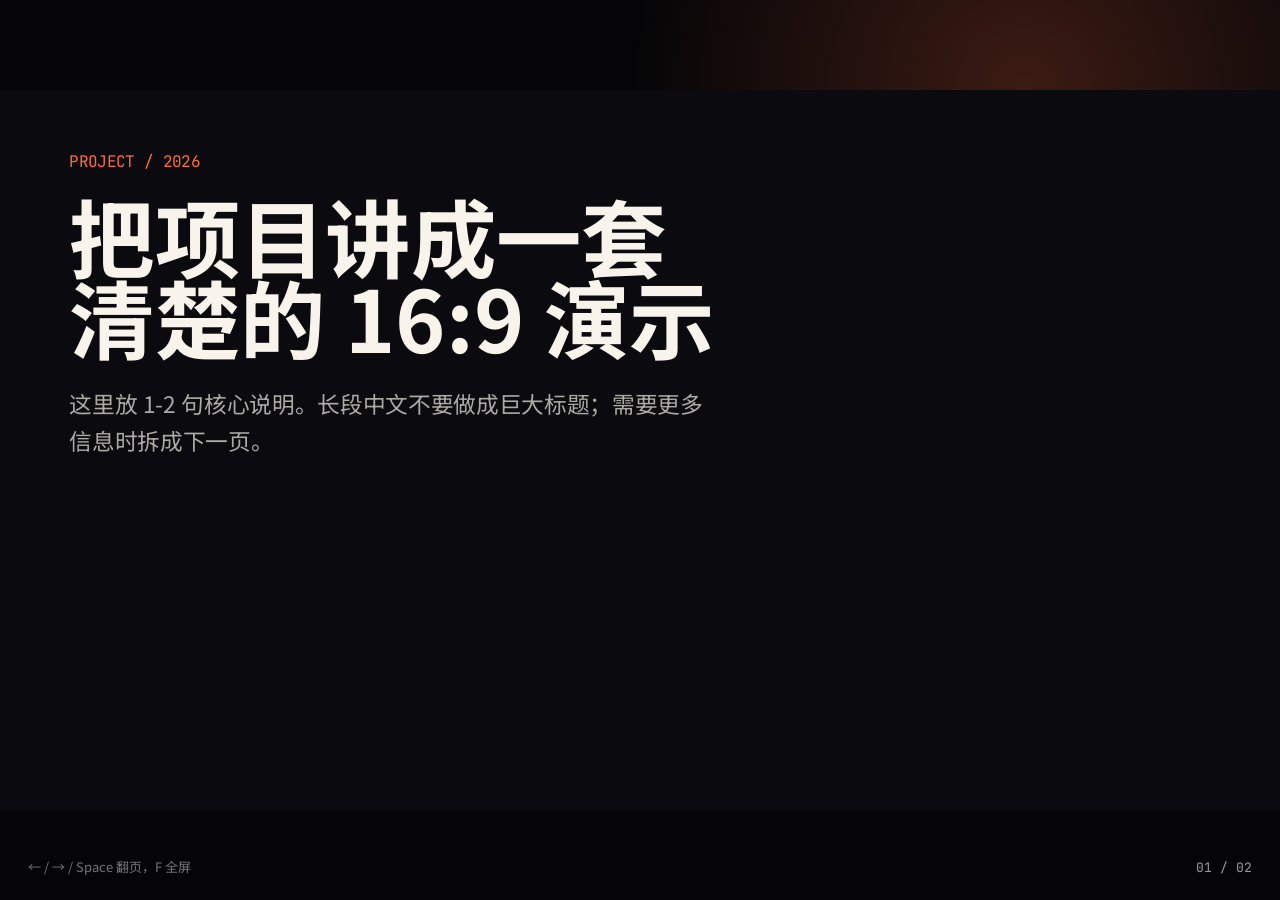
<file: skills/zhengshuwen-powerycy-personal-homepage-skill/templates/presentation-html/presentation.html>
<!doctype html>
<html lang="zh-CN">
<head>
  <meta charset="utf-8" />
  <meta name="viewport" content="width=device-width, initial-scale=1" />
  <title>16:9 HTML Presentation</title>
  <link href="https://fonts.googleapis.com/css2?family=Noto+Sans+SC:wght@400;500;700;900&family=Noto+Serif+SC:wght@600;900&family=JetBrains+Mono:wght@500;700&display=swap" rel="stylesheet">
  <style>
    :root {
      --stage-w: 1920;
      --stage-h: 1080;
      --bg: #0b0b0f;
      --ink: #f8f4ec;
      --muted: rgba(248,244,236,.68);
      --accent: #ff6a3d;
      --font-body: 'Noto Sans SC', 'Microsoft YaHei', 'PingFang SC', sans-serif;
      --font-serif: 'Noto Serif SC', 'Songti SC', serif;
      --font-mono: 'JetBrains Mono', ui-monospace, monospace;
    }
    * { box-sizing: border-box; }
    html, body { width: 100%; height: 100%; margin: 0; overflow: hidden; background: #050507; color: var(--ink); font-family: var(--font-body); }
    .viewport { position: fixed; inset: 0; display: grid; place-items: center; overflow: hidden; background: radial-gradient(circle at 80% 10%, rgba(255,106,61,.22), transparent 30%), #050507; }
    .stage-shell { position: relative; width: min(100vw, calc(100vh * 16 / 9)); aspect-ratio: 16 / 9; overflow: hidden; }
    .stage { position: absolute; left: 0; top: 0; width: calc(var(--stage-w) * 1px); height: calc(var(--stage-h) * 1px); transform: scale(var(--scale, 1)); transform-origin: left top; overflow: hidden; background: var(--bg); box-shadow: 0 32px 120px rgba(0,0,0,.42); }
    .slide { position: absolute; inset: 0; padding: 92px 104px; visibility: hidden; opacity: 0; pointer-events: none; background: var(--bg); }
    .slide.active { visibility: visible; opacity: 1; pointer-events: auto; }
    .kicker { font-family: var(--font-mono); font-size: 24px; letter-spacing: 0; color: var(--accent); text-transform: uppercase; }
    h1 { margin: 34px 0 0; max-width: 1280px; font-size: 128px; line-height: .95; letter-spacing: 0; text-wrap: balance; }
    h2 { margin: 0; max-width: 1180px; font-size: 88px; line-height: 1.02; letter-spacing: 0; text-wrap: balance; }
    p { margin: 0; color: var(--muted); font-size: 34px; line-height: 1.65; }
    .lead { margin-top: 42px; max-width: 980px; }
    .grid { display: grid; grid-template-columns: repeat(3, 1fr); gap: 28px; margin-top: 60px; }
    .card { min-height: 250px; border: 1px solid rgba(255,255,255,.13); border-radius: 8px; padding: 34px; background: rgba(255,255,255,.07); }
    .card h3 { margin: 0 0 18px; font-size: 36px; }
    .card p { font-size: 25px; line-height: 1.6; }
    .counter { position: fixed; right: 28px; bottom: 24px; z-index: 10; font-family: var(--font-mono); color: rgba(255,255,255,.6); font-size: 13px; }
    .hint { position: fixed; left: 28px; bottom: 24px; z-index: 10; color: rgba(255,255,255,.45); font-size: 13px; }
    .edit-hotzone { position: fixed; left: 0; top: 0; width: 96px; height: 72px; z-index: 1000; }
    .edit-toggle { position: fixed; left: 18px; top: 16px; z-index: 1001; opacity: 0; transform: translateY(-6px); pointer-events: none; border: 1px solid rgba(255,255,255,.18); border-radius: 999px; padding: 9px 13px; background: rgba(12,12,16,.72); color: var(--ink); font: 800 13px/1 var(--font-body); backdrop-filter: blur(12px); cursor: pointer; transition: opacity .18s ease, transform .18s ease; }
    .edit-hotzone:hover + .edit-toggle, .edit-toggle:hover, .edit-toggle:focus-visible, body.editing .edit-toggle { opacity: 1; transform: translateY(0); pointer-events: auto; }
    body.editing [contenteditable="true"] { outline: 2px dashed rgba(255,106,61,.72); outline-offset: 6px; border-radius: 6px; cursor: text; }
    body.editing [contenteditable="true"]:focus { outline: 3px solid rgba(255,106,61,.9); background: rgba(255,106,61,.08); }
    @media (prefers-reduced-motion: reduce) { *, *::before, *::after { transition-duration: .01ms !important; animation-duration: .01ms !important; animation-iteration-count: 1 !important; } }
    @media print { .edit-hotzone, .edit-toggle { display: none !important; } }
  </style>
</head>
<body>
  <div class="edit-hotzone" aria-hidden="true"></div>
  <button class="edit-toggle" type="button" aria-pressed="false">编辑</button>
  <div class="viewport">
    <div class="stage-shell" id="stageShell">
      <main class="stage" id="stage" aria-live="polite">
        <section class="slide active" aria-label="Slide 1" data-slide-id="opening" data-original-number="01" data-slide-title="把项目讲成一套清楚的 16:9 演示">
          <div class="kicker">Project / 2026</div>
          <h1>把项目讲成一套清楚的 16:9 演示</h1>
          <p class="lead">这里放 1-2 句核心说明。长段中文不要做成巨大标题；需要更多信息时拆成下一页。</p>
        </section>
        <section class="slide" aria-label="Slide 2" data-slide-id="one-idea-per-slide" data-original-number="02" data-slide-title="一页只承担一个主要观点">
          <h2>一页只承担一个主要观点</h2>
          <div class="grid">
            <article class="card"><h3>问题</h3><p>用短句说明背景和痛点。</p></article>
            <article class="card"><h3>方案</h3><p>说明你的关键设计或实现。</p></article>
            <article class="card"><h3>结果</h3><p>展示真实结果；没有数据就写待补充。</p></article>
          </div>
        </section>
      </main>
    </div>
  </div>
  <div class="hint">← / → / Space 翻页，F 全屏</div>
  <div class="counter" id="counter">01 / 02</div>
  <script>
    const stage = document.getElementById('stage');
    const stageShell = document.getElementById('stageShell');
    const slides = [...document.querySelectorAll('.slide')];
    const counter = document.getElementById('counter');
    let index = 0;

    function resize() {
      const scale = stageShell.getBoundingClientRect().width / 1920;
      stage.style.setProperty('--scale', String(scale));
    }

    function go(next) {
      index = Math.max(0, Math.min(slides.length - 1, next));
      slides.forEach((slide, i) => slide.classList.toggle('active', i === index));
      counter.textContent = `${String(index + 1).padStart(2, '0')} / ${String(slides.length).padStart(2, '0')}`;
      location.hash = `slide-${index + 1}`;
    }

    window.addEventListener('resize', resize);
    document.addEventListener('keydown', (event) => {
      if (event.target.closest && event.target.closest('input, textarea, select, [contenteditable="true"]')) return;
      if (['ArrowRight', 'ArrowDown', ' ', 'PageDown'].includes(event.key)) { event.preventDefault(); go(index + 1); }
      if (['ArrowLeft', 'ArrowUp', 'PageUp'].includes(event.key)) { event.preventDefault(); go(index - 1); }
      if (event.key === 'Home') { event.preventDefault(); go(0); }
      if (event.key === 'End') { event.preventDefault(); go(slides.length - 1); }
      if (event.key.toLowerCase() === 'f' && document.fullscreenEnabled) {
        event.preventDefault();
        document.fullscreenElement ? document.exitFullscreen() : document.documentElement.requestFullscreen();
      }
    });

    const match = location.hash.match(/slide-(\d+)/);
    resize();
    if (match) go(Number(match[1]) - 1);

    class InlineEditor {
      constructor() {
        this.key = `presentation-template-edits:${location.pathname}`;
        this.button = document.querySelector('.edit-toggle');
        this.nodes = [];
        this.isActive = false;
        this.load();
        this.bind();
      }

      collect() {
        this.nodes = [...document.querySelectorAll('.slide .kicker, .slide h1, .slide h2, .slide p, .slide h3')];
        const seen = {};
        this.nodes.forEach((node) => {
          if (node.dataset.editId) return;
          const slide = node.closest('.slide');
          const slideId = slide?.dataset.slideId || 'page';
          const role = node.classList[0] || node.tagName.toLowerCase();
          const base = `slide-${slideId}-${role}`.replace(/[^a-zA-Z0-9_-]+/g, '-').toLowerCase();
          const count = seen[base] || 0;
          seen[base] = count + 1;
          node.dataset.editId = count ? `${base}-${count + 1}` : base;
        });
      }

      load() {
        this.collect();
        const saved = this.readData();
        this.nodes.forEach((node) => {
          if (typeof saved[node.dataset.editId] === 'string') node.innerHTML = saved[node.dataset.editId];
        });
      }

      save() {
        const data = {};
        this.nodes.forEach((node) => { data[node.dataset.editId] = node.innerHTML; });
        localStorage.setItem(this.key, JSON.stringify(data));
        this.button.textContent = '已保存';
        window.setTimeout(() => { this.button.textContent = this.isActive ? '编辑中' : '编辑'; }, 900);
      }

      readData() {
        try {
          const data = JSON.parse(localStorage.getItem(this.key) || '{}');
          return data && !Array.isArray(data) ? data : {};
        } catch (error) {
          localStorage.removeItem(this.key);
          return {};
        }
      }

      setActive(active) {
        this.isActive = active;
        document.body.classList.toggle('editing', active);
        this.button.setAttribute('aria-pressed', String(active));
        this.button.textContent = active ? '编辑中' : '编辑';
        this.nodes.forEach((node) => {
          node.setAttribute('contenteditable', active ? 'true' : 'false');
          node.setAttribute('spellcheck', 'false');
        });
        if (!active) this.save();
      }

      bind() {
        this.button.addEventListener('click', () => this.setActive(!this.isActive));
        this.nodes.forEach((node) => node.addEventListener('input', () => this.save()));
        document.addEventListener('keydown', (event) => {
          const typingContext = event.target.closest && event.target.closest('input, textarea, select, [contenteditable="true"]');
          if ((event.metaKey || event.ctrlKey) && event.key.toLowerCase() === 's') {
            event.preventDefault();
            this.save();
          } else if (!typingContext && event.key.toLowerCase() === 'e') {
            event.preventDefault();
            this.setActive(!this.isActive);
          } else if (event.key === 'Escape' && this.isActive) {
            event.preventDefault();
            this.setActive(false);
          }
        });
      }
    }

    new InlineEditor();
  </script>
</body>
</html>
</file>
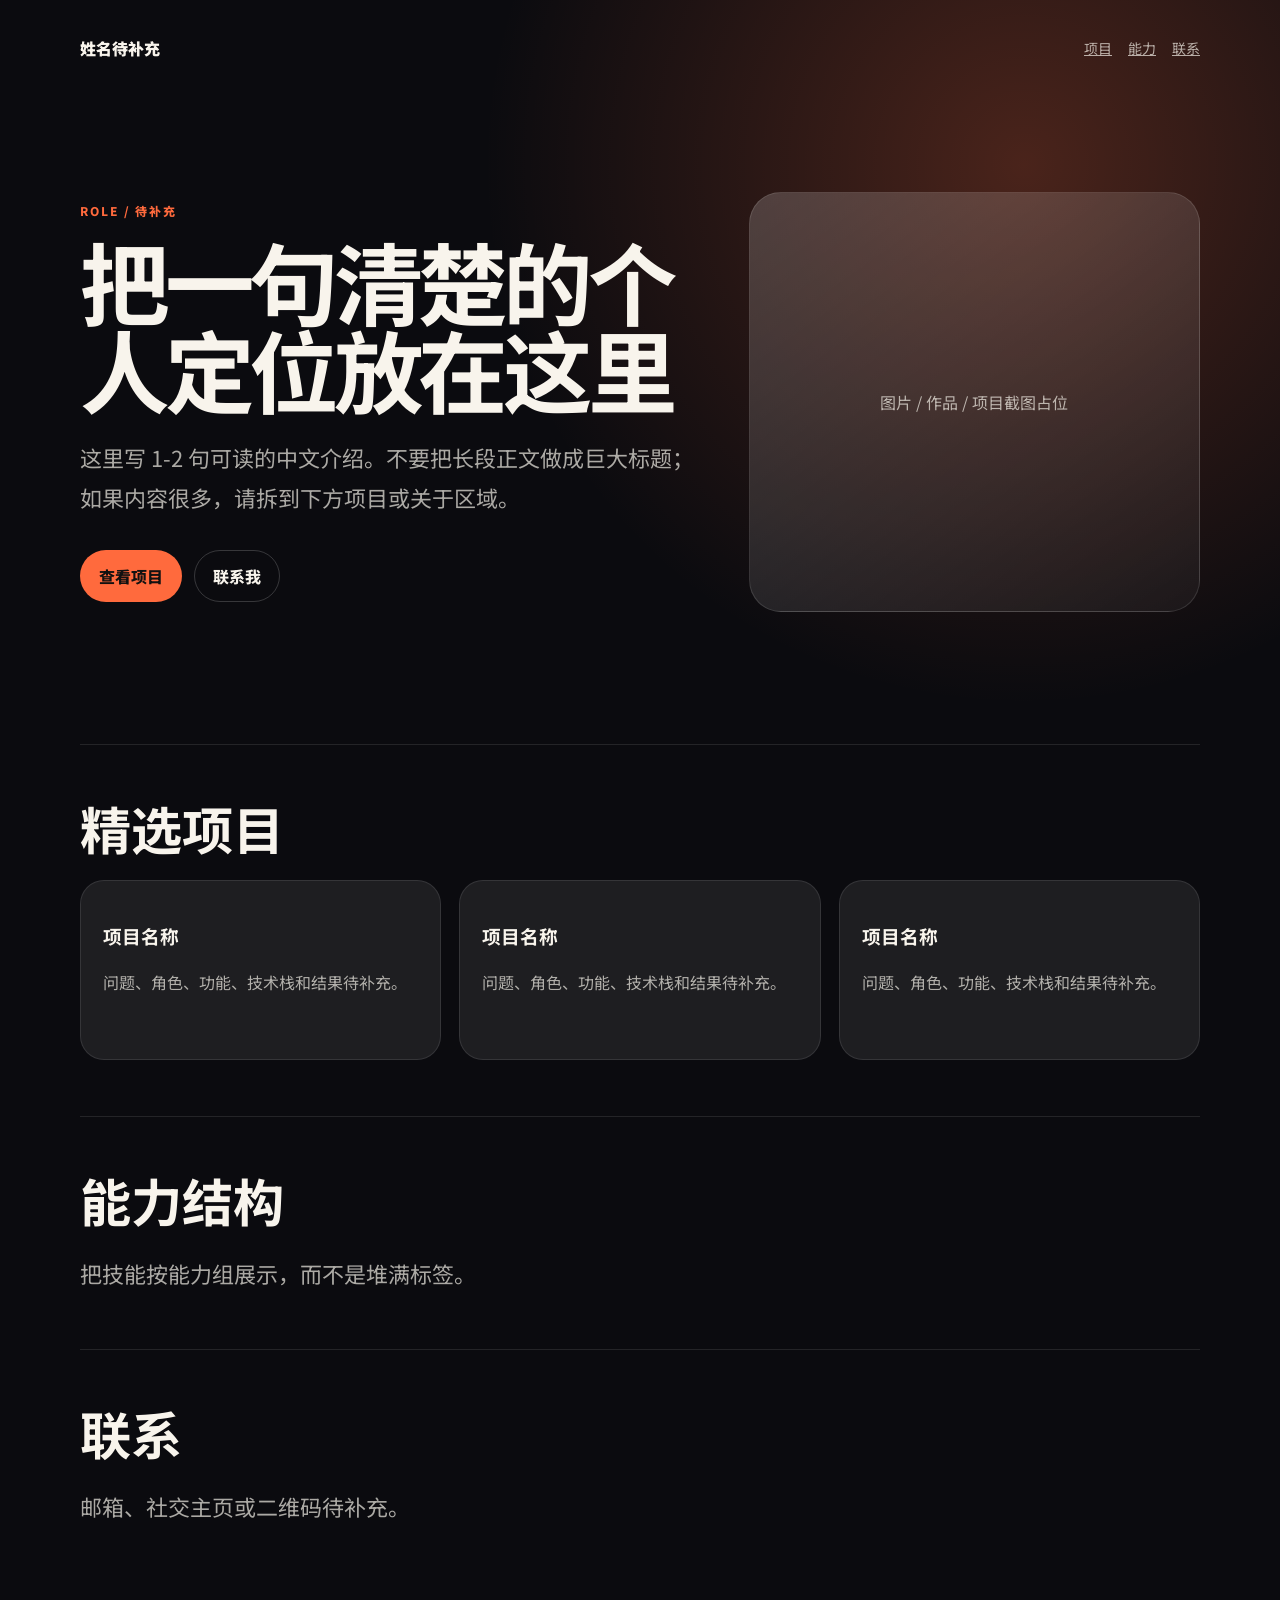
<file: skills/zhengshuwen-powerycy-personal-homepage-skill/templates/single-html/personal-homepage.html>
<!doctype html>
<html lang="zh-CN">
<head>
  <meta charset="utf-8" />
  <meta name="viewport" content="width=device-width, initial-scale=1" />
  <title>个人主页｜待补充</title>
  <link href="https://fonts.googleapis.com/css2?family=Noto+Sans+SC:wght@400;500;700;900&family=Noto+Serif+SC:wght@500;700;900&display=swap" rel="stylesheet">
  <style>
    :root {
      --bg: #0b0b0f;
      --panel: rgba(255,255,255,0.08);
      --text: #f8f4ec;
      --muted: rgba(248,244,236,0.68);
      --accent: #ff6a3d;
      --font-body: 'Noto Sans SC', 'Microsoft YaHei', 'PingFang SC', sans-serif;
      --font-serif: 'Noto Serif SC', 'Songti SC', serif;
    }
    * { box-sizing: border-box; }
    html { scroll-behavior: smooth; }
    body { margin: 0; min-width: 320px; font-family: var(--font-body); color: var(--text); background: radial-gradient(circle at 80% 10%, rgba(255,106,61,.26), transparent 30%), var(--bg); }
    a { color: inherit; }
    .page { width: min(1120px, calc(100% - 40px)); margin: 0 auto; padding: 36px 0 64px; }
    .nav { display: flex; justify-content: space-between; align-items: center; gap: 18px; color: var(--muted); }
    .brand { font-weight: 900; color: var(--text); }
    .links { display: flex; gap: 16px; flex-wrap: wrap; font-size: 14px; }
    .hero { min-height: 76vh; display: grid; grid-template-columns: minmax(0, 1.1fr) minmax(280px, .8fr); align-items: center; gap: 48px; padding: 64px 0; }
    .eyebrow { color: var(--accent); font-weight: 800; letter-spacing: .16em; text-transform: uppercase; font-size: 12px; }
    h1 { margin: 18px 0 0; font-size: clamp(42px, 7vw, 92px); line-height: .98; letter-spacing: -.06em; text-wrap: balance; }
    .lead { max-width: 680px; margin: 24px 0 0; color: var(--muted); font-size: clamp(17px, 2vw, 22px); line-height: 1.85; }
    .actions { display: flex; flex-wrap: wrap; gap: 12px; margin-top: 32px; }
    .btn { border: 1px solid rgba(255,255,255,.18); border-radius: 999px; padding: 13px 18px; text-decoration: none; font-weight: 800; }
    .btn.primary { background: var(--accent); color: #111; border-color: transparent; }
    .portrait { min-height: 420px; border: 1px solid rgba(255,255,255,.12); border-radius: 32px; background: linear-gradient(145deg, rgba(255,255,255,.18), rgba(255,255,255,.04)); display: grid; place-items: center; color: var(--muted); text-align: center; padding: 28px; }
    .section { padding: 56px 0; border-top: 1px solid rgba(255,255,255,.1); }
    .section h2 { font-size: clamp(28px, 4vw, 52px); margin: 0 0 24px; line-height: 1.08; text-wrap: balance; }
    .grid { display: grid; grid-template-columns: repeat(3, 1fr); gap: 18px; }
    .card { border: 1px solid rgba(255,255,255,.1); border-radius: 24px; background: var(--panel); padding: 22px; min-height: 180px; }
    .card p { color: var(--muted); line-height: 1.8; }
    .edit-hotzone { position: fixed; left: 0; top: 0; width: 92px; height: 72px; z-index: 1000; }
    .edit-toggle { position: fixed; left: 18px; top: 16px; z-index: 1001; opacity: 0; transform: translateY(-6px); pointer-events: none; border: 1px solid rgba(255,255,255,.18); border-radius: 999px; padding: 9px 13px; background: rgba(12,12,16,.72); color: var(--text); font: 800 13px/1 var(--font-body); backdrop-filter: blur(12px); cursor: pointer; transition: opacity .18s ease, transform .18s ease; }
    .edit-hotzone:hover + .edit-toggle, .edit-toggle:hover, .edit-toggle:focus-visible, body.editing .edit-toggle { opacity: 1; transform: translateY(0); pointer-events: auto; }
    body.editing [contenteditable="true"] { outline: 1px dashed rgba(255,106,61,.64); outline-offset: 4px; border-radius: 6px; cursor: text; }
    body.editing [contenteditable="true"]:focus { outline: 2px solid rgba(255,106,61,.9); background: rgba(255,106,61,.08); }
    @media (max-width: 780px) { .hero, .grid { grid-template-columns: 1fr; } .hero { min-height: auto; gap: 28px; } .portrait { min-height: 260px; } }
    @media (prefers-reduced-motion: reduce) { *, *::before, *::after { animation-duration: .01ms !important; transition-duration: .01ms !important; scroll-behavior: auto !important; } }
    @media print { .edit-hotzone, .edit-toggle { display: none !important; } }
  </style>
</head>
<body>
  <div class="edit-hotzone" aria-hidden="true"></div>
  <button class="edit-toggle" type="button" aria-pressed="false">编辑</button>
  <main class="page">
    <nav class="nav" aria-label="主导航">
      <div class="brand">姓名待补充</div>
      <div class="links"><a href="#projects">项目</a><a href="#skills">能力</a><a href="#contact">联系</a></div>
    </nav>
    <section class="hero">
      <div>
        <div class="eyebrow">Role / 待补充</div>
        <h1>把一句清楚的个人定位放在这里</h1>
        <p class="lead">这里写 1-2 句可读的中文介绍。不要把长段正文做成巨大标题；如果内容很多，请拆到下方项目或关于区域。</p>
        <div class="actions"><a class="btn primary" href="#projects">查看项目</a><a class="btn" href="#contact">联系我</a></div>
      </div>
      <div class="portrait" role="img" aria-label="个人头像或项目视觉占位">图片 / 作品 / 项目截图占位</div>
    </section>
    <section id="projects" class="section">
      <h2>精选项目</h2>
      <div class="grid">
        <article class="card"><h3>项目名称</h3><p>问题、角色、功能、技术栈和结果待补充。</p></article>
        <article class="card"><h3>项目名称</h3><p>问题、角色、功能、技术栈和结果待补充。</p></article>
        <article class="card"><h3>项目名称</h3><p>问题、角色、功能、技术栈和结果待补充。</p></article>
      </div>
    </section>
    <section id="skills" class="section"><h2>能力结构</h2><p class="lead">把技能按能力组展示，而不是堆满标签。</p></section>
    <section id="contact" class="section"><h2>联系</h2><p class="lead">邮箱、社交主页或二维码待补充。</p></section>
  </main>
  <script>
    class InlineEditor {
      constructor() {
        this.key = `personal-homepage-template-edits:${location.pathname}`;
        this.button = document.querySelector('.edit-toggle');
        this.nodes = [];
        this.isActive = false;
        this.load();
        this.bind();
      }

      collect() {
        this.nodes = [...document.querySelectorAll('.brand, .eyebrow, h1, .lead, .portrait, .section h2, .card h3, .card p')]
          .filter((node) => !node.closest('.nav, .actions'));
        const seen = {};
        this.nodes.forEach((node) => {
          if (node.dataset.editId) return;
          const section = node.closest('section')?.id || node.closest('.hero')?.className || 'page';
          const role = node.classList[0] || node.tagName.toLowerCase();
          const base = `${section}-${role}`.replace(/[^a-zA-Z0-9_-]+/g, '-').toLowerCase();
          const count = seen[base] || 0;
          seen[base] = count + 1;
          node.dataset.editId = count ? `${base}-${count + 1}` : base;
        });
      }

      load() {
        this.collect();
        const saved = this.readData();
        this.nodes.forEach((node) => {
          if (typeof saved[node.dataset.editId] === 'string') node.innerHTML = saved[node.dataset.editId];
        });
      }

      save() {
        const data = {};
        this.nodes.forEach((node) => { data[node.dataset.editId] = node.innerHTML; });
        localStorage.setItem(this.key, JSON.stringify(data));
        this.button.textContent = '已保存';
        window.setTimeout(() => { this.button.textContent = this.isActive ? '编辑中' : '编辑'; }, 900);
      }

      readData() {
        try {
          const data = JSON.parse(localStorage.getItem(this.key) || '{}');
          return data && !Array.isArray(data) ? data : {};
        } catch (error) {
          localStorage.removeItem(this.key);
          return {};
        }
      }

      setActive(active) {
        this.isActive = active;
        document.body.classList.toggle('editing', active);
        this.button.setAttribute('aria-pressed', String(active));
        this.button.textContent = active ? '编辑中' : '编辑';
        this.nodes.forEach((node) => {
          node.setAttribute('contenteditable', active ? 'true' : 'false');
          node.setAttribute('spellcheck', 'false');
        });
        if (!active) this.save();
      }

      bind() {
        this.button.addEventListener('click', () => this.setActive(!this.isActive));
        this.nodes.forEach((node) => node.addEventListener('input', () => this.save()));
        document.addEventListener('keydown', (event) => {
          const editingText = event.target.closest && event.target.closest('[contenteditable="true"]');
          if ((event.metaKey || event.ctrlKey) && event.key.toLowerCase() === 's') {
            event.preventDefault();
            this.save();
          } else if (!editingText && event.key.toLowerCase() === 'e') {
            event.preventDefault();
            this.setActive(!this.isActive);
          }
        });
      }
    }

    new InlineEditor();
  </script>
</body>
</html>
</file>
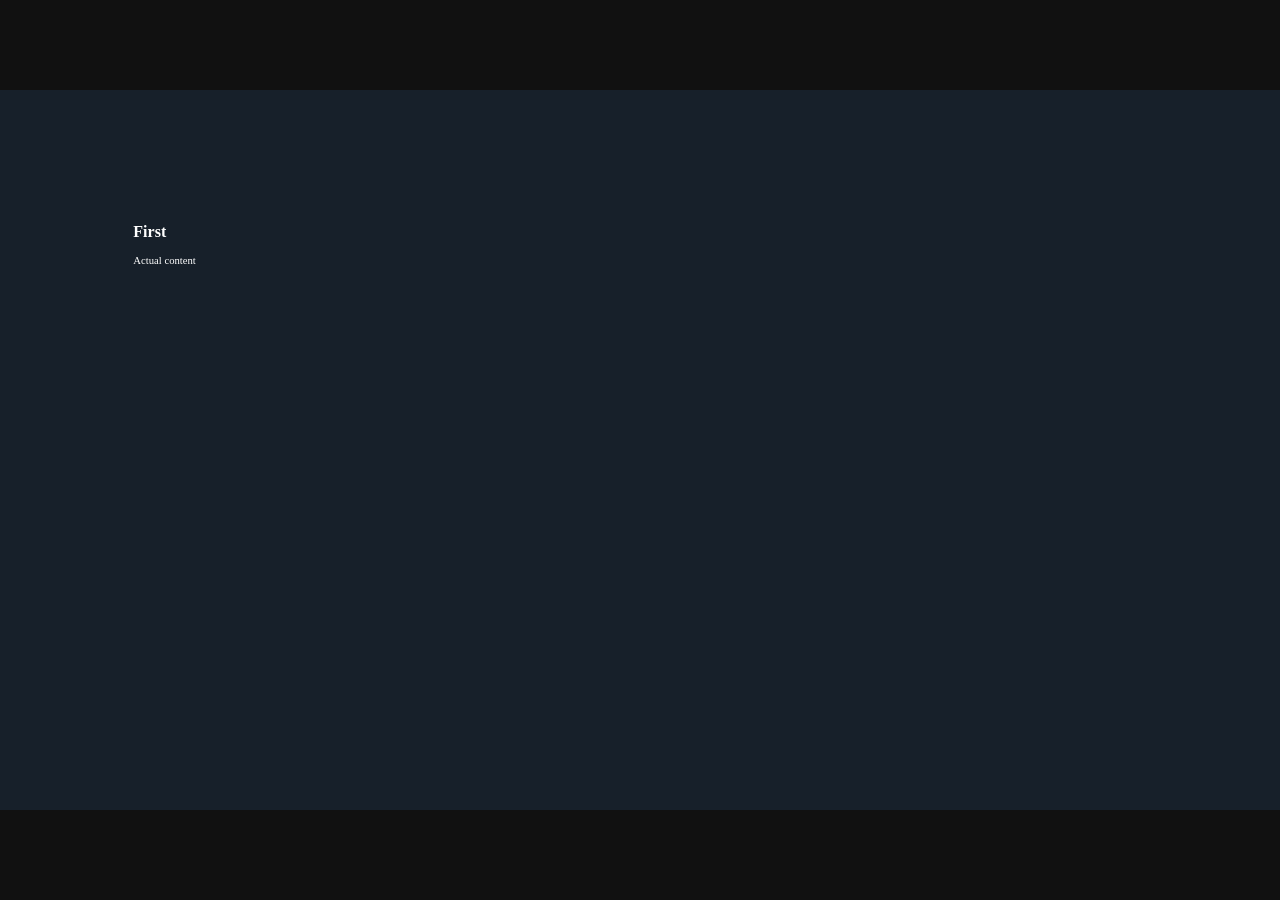
<file: skills/zhengshuwen-powerycy-personal-homepage-skill/tests/fixtures/capture-edge-cases.html>
<!doctype html>
<html lang="zh-CN">
<head>
  <meta charset="utf-8">
  <style>
    * { box-sizing: border-box; }
    html, body { width: 100%; height: 100%; margin: 0; overflow: hidden; }
    .viewport { position: fixed; inset: 0; display: grid; place-items: center; background: #111; }
    .stage-shell { position: relative; width: min(100vw, calc(100vh * 16 / 9)); aspect-ratio: 16 / 9; }
    .stage { position: absolute; left: 0; top: 0; width: 1920px; height: 1080px; transform: scale(var(--scale)); transform-origin: left top; }
    .slide { position: absolute; inset: 0; visibility: hidden; opacity: 0; background: #17202a; color: white; }
    .slide.current { visibility: visible; opacity: 1; }
    .decorative { position: absolute; inset: 0; }
    [data-qa-content] { position: absolute; left: 200px; top: 180px; width: 800px; height: 300px; }
    .hidden-semantic { position: absolute; left: 1500px; top: 900px; opacity: 0; }
    .visibility-parent { position: absolute; left: 1100px; top: 180px; visibility: hidden; }
    .visibility-child { width: 300px; height: 120px; visibility: visible; }
  </style>
</head>
<body>
  <div class="viewport"><div class="stage-shell"><main class="stage">
    <section class="slide active current" data-slide-id="first" data-original-number="01" data-slide-title="First"><div class="decorative" aria-hidden="true"></div><div data-qa-content><h1>First</h1><p>Actual content</p></div><div class="hidden-semantic"><div data-qa-content>Hidden content</div></div></section>
    <section class="slide active" data-slide-id="second" data-original-number="02" data-slide-title="Second"><div class="decorative" aria-hidden="true"></div><div data-qa-content><h2>Second</h2></div></section>
  </main></div></div>
  <script>
    const scenario = new URLSearchParams(location.search).get('scenario') || '';
    const shell = document.querySelector('.stage-shell');
    const stage = document.querySelector('.stage');
    const slides = [...document.querySelectorAll('.slide')];
    let index = 0;
    if (scenario === 'content-measure') slides[1].classList.remove('active');
    if (scenario === 'visibility-override') {
      slides[1].classList.remove('active');
      const parent = document.createElement('div');
      parent.className = 'visibility-parent';
      parent.innerHTML = '<div class="visibility-child" data-qa-content>Visible override</div>';
      slides[0].appendChild(parent);
    }
    function resize() { stage.style.setProperty('--scale', shell.getBoundingClientRect().width / 1920); }
    function go(next) {
      index = Math.max(0, Math.min(slides.length - 1, next));
      slides.forEach((slide, i) => {
        slide.classList.toggle('current', i === index);
        if (['content-measure', 'visibility-override'].includes(scenario)) slide.classList.toggle('active', i === index);
      });
    }
    addEventListener('resize', resize);
    addEventListener('keydown', event => { if (event.key === 'Home') go(0); if (event.key === 'PageDown') go(index + 1); });
    resize();
  </script>
</body>
</html>
</file>
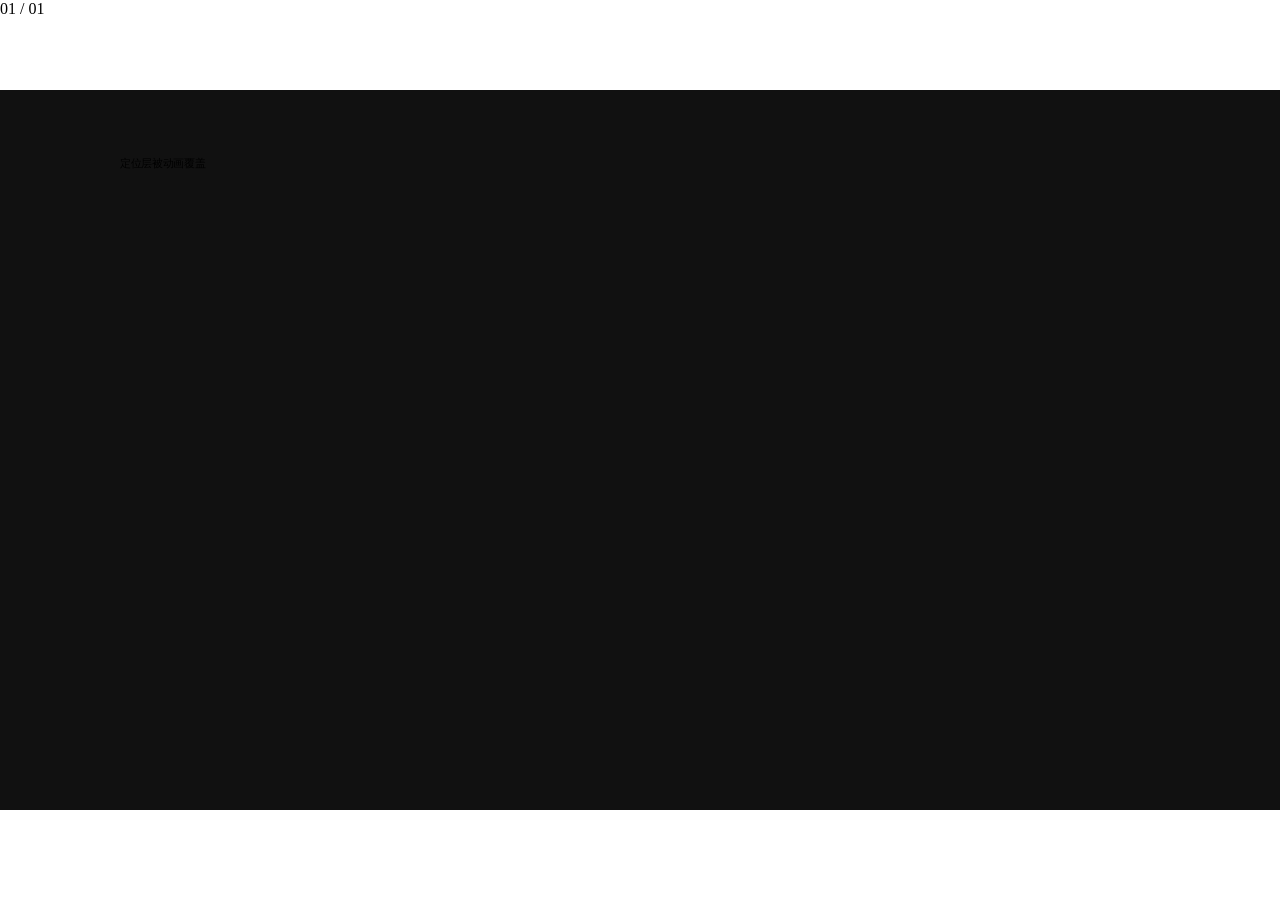
<file: skills/zhengshuwen-powerycy-personal-homepage-skill/tests/fixtures/transform-conflict.html>
<!doctype html>
<html><head><meta charset="utf-8"><style>
html,body{margin:0;width:100%;height:100%;overflow:hidden}.viewport{position:fixed;inset:0;display:grid;place-items:center}.stage-shell{position:relative;width:min(100vw,calc(100vh * 16 / 9));aspect-ratio:16/9}.stage{position:absolute;left:0;top:0;width:1920px;height:1080px;transform:scale(var(--scale));transform-origin:left top}.slide{position:absolute;inset:0;visibility:hidden;opacity:0;background:#111}.slide.active{visibility:visible;opacity:1}[data-layout-layer]{position:absolute;left:100px;top:100px;transform:translateX(80px);animation:bad-motion 1s infinite alternate}@keyframes bad-motion{to{transform:translateY(40px)}}
</style></head><body><div class="viewport"><div class="stage-shell"><main class="stage"><section class="slide active" data-slide-id="conflict" data-original-number="01" data-slide-title="动画冲突"><div data-layout-layer>定位层被动画覆盖</div></section></main></div></div><div class="counter">01 / 01</div><script>const shell=document.querySelector('.stage-shell'),stage=document.querySelector('.stage');function resize(){stage.style.setProperty('--scale',shell.getBoundingClientRect().width/1920)}addEventListener('resize',resize);resize();</script></body></html>
</file>
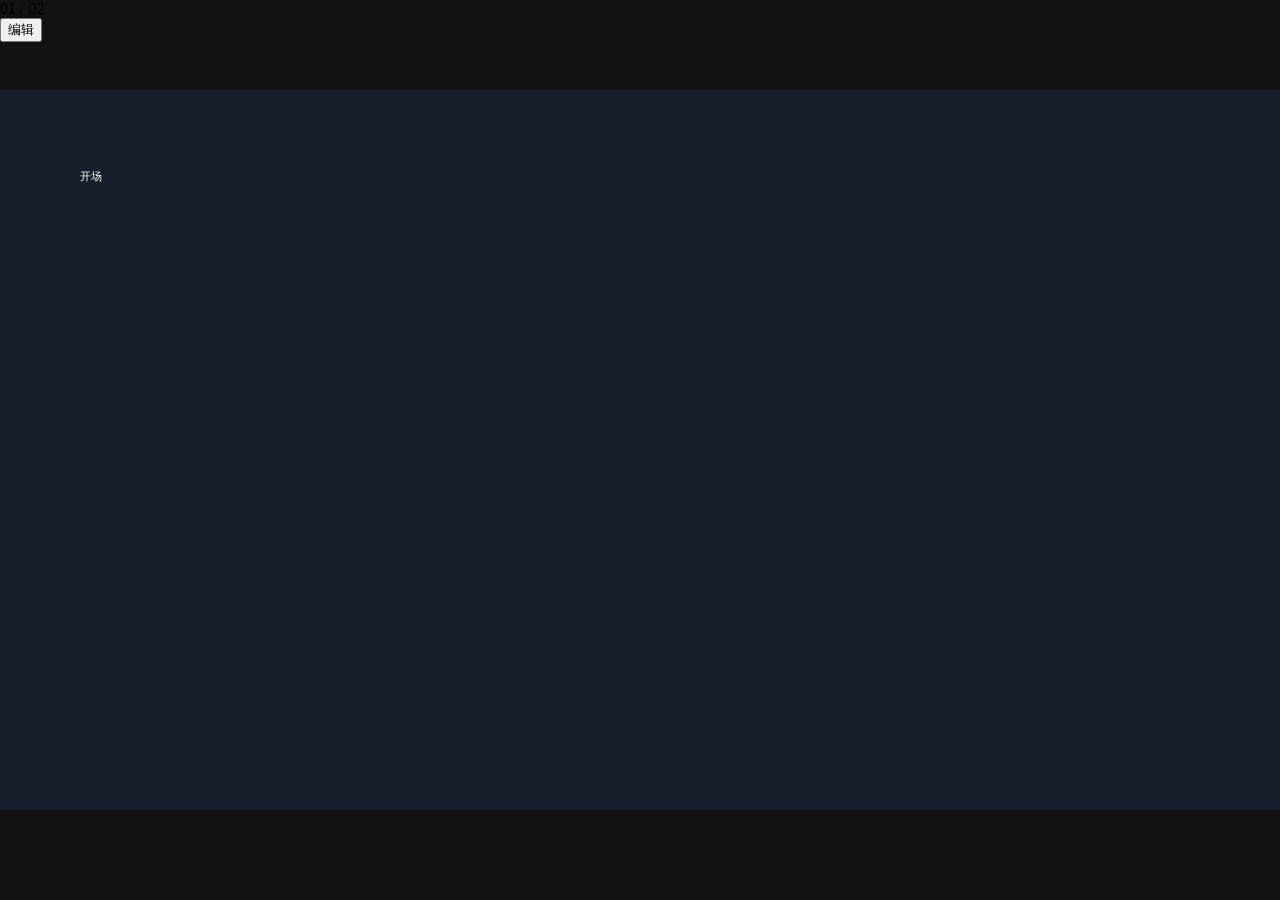
<file: skills/zhengshuwen-powerycy-personal-homepage-skill/tests/fixtures/valid-deck.html>
<!doctype html>
<html lang="zh-CN">
<head>
  <meta charset="utf-8">
  <meta name="viewport" content="width=device-width, initial-scale=1">
  <style>
    * { box-sizing: border-box; }
    html, body { width: 100%; height: 100%; margin: 0; overflow: hidden; background: #111; }
    .viewport { position: fixed; inset: 0; display: grid; place-items: center; }
    .stage-shell { position: relative; width: min(100vw, calc(100vh * 16 / 9)); aspect-ratio: 16 / 9; overflow: hidden; }
    .stage { position: absolute; inset: 0 auto auto 0; width: 1920px; height: 1080px; transform: scale(var(--scale)); transform-origin: left top; }
    .slide { position: absolute; inset: 0; visibility: hidden; opacity: 0; pointer-events: none; background: #17202a; color: white; }
    .slide.active { visibility: visible; opacity: 1; pointer-events: auto; z-index: 1; }
    [data-layout-layer] { position: absolute; left: 120px; top: 120px; }
    [data-motion-layer] { animation: enter 1ms both; }
    @keyframes enter { from { opacity: .9; } to { opacity: 1; } }
  </style>
</head>
<body>
  <div class="viewport"><div class="stage-shell"><main class="stage">
    <section class="slide active" data-slide-id="opening" data-original-number="01" data-slide-title="开场"><div data-layout-layer><div data-motion-layer>开场</div></div></section>
    <section class="slide" data-slide-id="evidence" data-original-number="02" data-slide-title="证据"><img alt="测试图片" src="[data-uri]"></section>
  </main></div></div>
  <div class="counter">01 / 02</div>
  <button class="edit-toggle">编辑</button>
  <script>
    const shell = document.querySelector('.stage-shell');
    const stage = document.querySelector('.stage');
    const slides = [...document.querySelectorAll('.slide')];
    const counter = document.querySelector('.counter');
    let index = 0;
    function inField(target) { return target.closest?.('input, textarea, select, [contenteditable="true"]'); }
    function setEditing(active) {
      document.body.classList.toggle('editing', active);
      document.querySelector('.edit-toggle').setAttribute('aria-pressed', String(active));
      document.querySelectorAll('.slide h1, .slide [data-layout-layer]').forEach(node => node.contentEditable = active ? 'true' : 'false');
    }
    function resize() { stage.style.setProperty('--scale', shell.getBoundingClientRect().width / 1920); }
    function go(next) {
      index = Math.max(0, Math.min(slides.length - 1, next));
      slides.forEach((slide, i) => slide.classList.toggle('active', i === index));
      counter.textContent = `${String(index + 1).padStart(2, '0')} / ${String(slides.length).padStart(2, '0')}`;
    }
    addEventListener('resize', resize);
    document.addEventListener('keydown', event => {
      if (inField(event.target) && !(event.metaKey || event.ctrlKey)) return;
      if (['ArrowRight', 'ArrowDown', ' ', 'PageDown'].includes(event.key)) { event.preventDefault(); go(index + 1); }
      if (['ArrowLeft', 'ArrowUp', 'PageUp'].includes(event.key)) { event.preventDefault(); go(index - 1); }
      if (event.key === 'Home') { event.preventDefault(); go(0); }
      if (event.key === 'End') { event.preventDefault(); go(slides.length - 1); }
      if (event.key.toLowerCase() === 'f') { event.preventDefault(); document.fullscreenElement ? document.exitFullscreen() : document.documentElement.requestFullscreen(); }
      if (event.key === 'Escape') { event.preventDefault(); setEditing(false); }
      if (event.key.toLowerCase() === 'e') { event.preventDefault(); setEditing(!document.body.classList.contains('editing')); }
      if ((event.metaKey || event.ctrlKey) && event.key.toLowerCase() === 's') { event.preventDefault(); localStorage.setItem('fixture-save', document.querySelector('.slide.active')?.innerHTML || 'saved'); }
    });
    resize();
  </script>
</body>
</html>
</file>
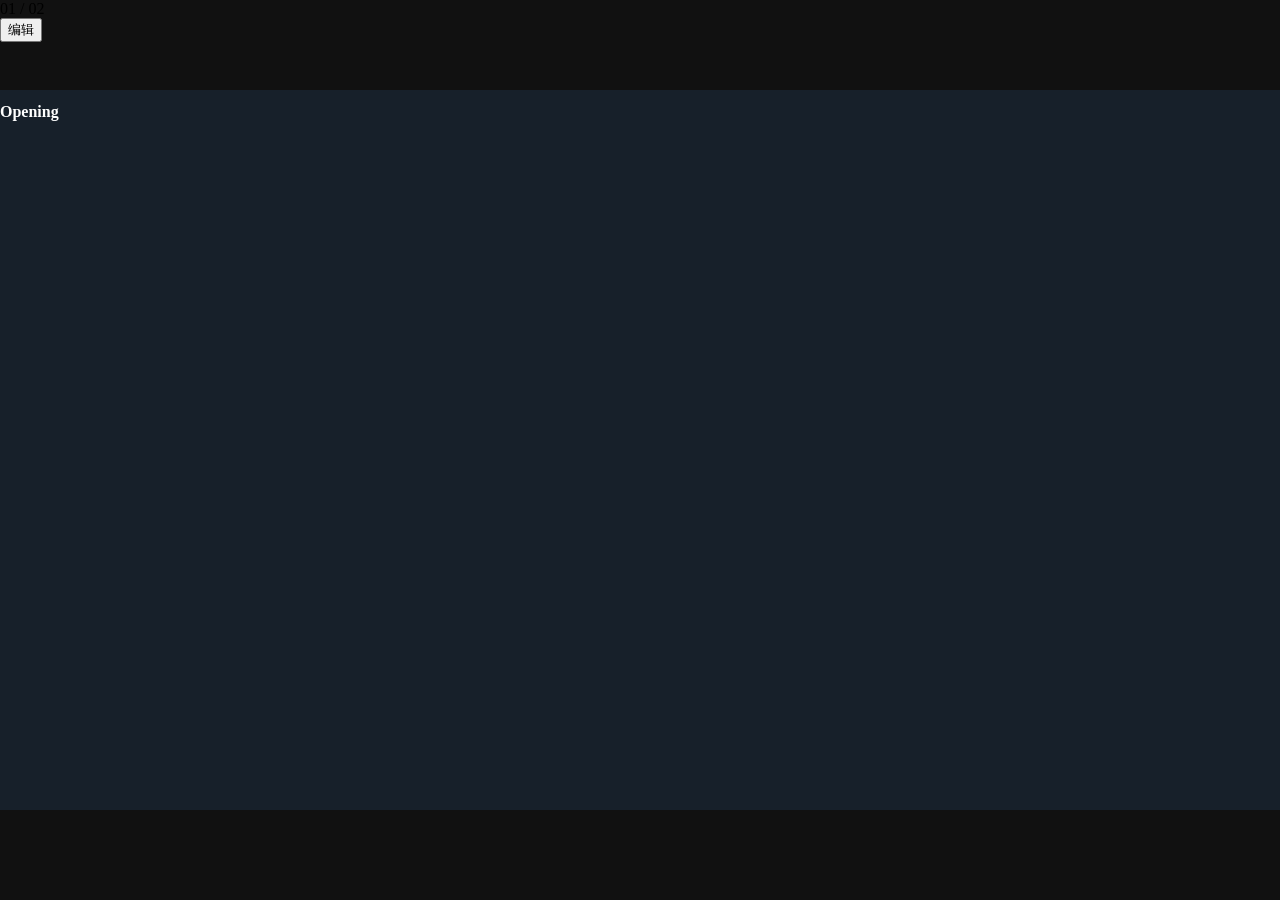
<file: skills/zhengshuwen-powerycy-personal-homepage-skill/tests/fixtures/verifier-edge-cases.html>
<!doctype html>
<html lang="zh-CN">
<head>
  <meta charset="utf-8">
  <meta name="viewport" content="width=device-width, initial-scale=1">
  <style>
    * { box-sizing: border-box; }
    html, body { width: 100%; height: 100%; margin: 0; overflow: hidden; background: #111; }
    .viewport { position: fixed; inset: 0; display: grid; place-items: center; }
    .stage-shell { position: relative; width: min(100vw, calc(100vh * 16 / 9)); aspect-ratio: 16 / 9; overflow: hidden; }
    .stage { position: absolute; left: 0; top: 0; width: 1920px; height: 1080px; transform: scale(var(--scale)); transform-origin: left top; }
    .slide { position: absolute; inset: 0; visibility: hidden; opacity: 0; pointer-events: none; background: #17202a; color: white; }
    .slide.active { visibility: visible; opacity: 1; pointer-events: auto; z-index: 1; }
    .slide.forced-visible { visibility: visible; opacity: 1; pointer-events: auto; z-index: 1; }
    .slide.active.forced-hidden { visibility: hidden; opacity: 0; pointer-events: none; }
    .stage.transparent-stage { opacity: 0; }
    .slide.active [data-layout-layer].late-conflict { transform: translateX(80px); animation: late-motion 1s infinite alternate; }
    @keyframes late-motion { to { transform: translateY(40px); } }
  </style>
</head>
<body>
  <div class="viewport"><div class="stage-shell"><main class="stage">
    <section class="slide active" data-slide-id="opening" data-original-number="01" data-slide-title="Opening"><h1>Opening</h1></section>
    <section class="slide" data-slide-id="evidence" data-original-number="02" data-slide-title="Evidence"><div data-layout-layer>Evidence</div></section>
  </main></div></div>
  <div class="counter">01 / 02</div>
  <button class="edit-toggle" aria-pressed="false">编辑</button>
  <script>
    const scenario = new URLSearchParams(location.search).get('scenario') || '';
    const shell = document.querySelector('.stage-shell');
    const stage = document.querySelector('.stage');
    let slides = [...document.querySelectorAll('.slide')];
    const counter = document.querySelector('.counter');
    let index = 0;
    let lockedUntil = 0;

    if (['single-valid', 'single-missing-special', 'single-missing-navigation'].includes(scenario)) { slides[1].remove(); slides = slides.slice(0, 1); counter.textContent = '01 / 01'; }
    if (scenario === 'blank-metadata') {
      slides[0].dataset.slideId = '   ';
      slides[0].dataset.originalNumber = '\t';
      slides[0].dataset.slideTitle = ' ';
    }
    if (scenario === 'missing-metadata') {
      slides.forEach(slide => {
        delete slide.dataset.slideId;
        delete slide.dataset.originalNumber;
        delete slide.dataset.slideTitle;
      });
    }
    if (scenario === 'wrong-stage-size') { stage.style.width = '960px'; stage.style.height = '540px'; }
    if (scenario === 'transparent-stage') stage.classList.add('transparent-stage');
    if (scenario === 'later-transform') slides[1].querySelector('[data-layout-layer]').classList.add('late-conflict');
    if (scenario === 'alternate-counter') counter.className = 'slide-counter';
    if (scenario === 'painted-active-mismatch') {
      slides[0].classList.remove('active');
      slides[0].classList.add('forced-visible');
      slides[1].classList.add('active', 'forced-hidden');
    }

    function resize() { stage.style.setProperty('--scale', String(shell.getBoundingClientRect().width / stage.offsetWidth)); }
    function go(next) {
      if (scenario === 'rapid-loss' && performance.now() < lockedUntil) return;
      if (scenario === 'rapid-loss') lockedUntil = performance.now() + 20;
      index = Math.max(0, Math.min(slides.length - 1, next));
      if (scenario === 'metadata-drift' && index === 1) slides[1].dataset.slideId = 'changed-after-navigation';
      slides.forEach((slide, i) => slide.classList.toggle('active', i === index));
      if (scenario !== 'stale-counter') counter.textContent = `${String(index + 1).padStart(2, '0')} / ${String(slides.length).padStart(2, '0')}`;
    }
    function inField(target) { return target.closest?.('input, textarea, select, [contenteditable="true"]'); }
    function setEditing(active) {
      document.body.classList.toggle('editing', active);
      document.querySelector('.edit-toggle').setAttribute('aria-pressed', String(active));
      document.querySelectorAll('.slide h1, .slide [data-layout-layer]').forEach(node => node.contentEditable = active ? 'true' : 'false');
    }

    addEventListener('resize', resize);
    document.addEventListener('keydown', event => {
      if (scenario === 'fake-special' && ['f', 'e', 'escape', 's'].includes(event.key.toLowerCase())) { event.preventDefault(); return; }
      if (scenario === 'single-missing-special') return;
      if (scenario !== 'bad-edit-context' && inField(event.target) && !(event.metaKey || event.ctrlKey)) return;
      if (scenario !== 'single-missing-navigation' && ['ArrowRight', 'ArrowDown', ' ', 'PageDown'].includes(event.key)) { event.preventDefault(); go(index + 1); }
      if (scenario !== 'single-missing-navigation' && ['ArrowLeft', 'ArrowUp', 'PageUp'].includes(event.key)) { event.preventDefault(); go(index - 1); }
      if (scenario !== 'single-missing-navigation' && event.key === 'Home') { event.preventDefault(); go(0); }
      if (scenario !== 'single-missing-navigation' && event.key === 'End') { event.preventDefault(); go(slides.length - 1); }
      if (event.key.toLowerCase() === 'f') {
        event.preventDefault();
        if (scenario === 'fullscreen-no-toggle') document.documentElement.requestFullscreen();
        else document.fullscreenElement ? document.exitFullscreen() : document.documentElement.requestFullscreen();
      }
      if (event.key.toLowerCase() === 'e') { event.preventDefault(); setEditing(!document.body.classList.contains('editing')); }
      if (event.key === 'Escape') { event.preventDefault(); setEditing(false); }
      if ((event.metaKey || event.ctrlKey) && event.key.toLowerCase() === 's') {
        event.preventDefault();
        localStorage.setItem('edge-case-save', document.querySelector('.slide.active')?.textContent || 'saved');
      }
    });
    resize();
  </script>
</body>
</html>
</file>
<file: style.css>
/* ===================================
   CSS Variables
=================================== */

:root {

    --primary: #2563EB;

    --background: #FAFAF8;

    --text: #1F2937;

    --gray: #6B7280;

    --card: #FFFFFF;

    --border: #E5E7EB;

    --radius: 16px;

    --transition: all .25s ease;

    --shadow-sm: 0 6px 18px rgba(0,0,0,.06);

    --shadow-lg: 0 16px 40px rgba(0,0,0,.10);

    /* 改版新增：编辑式视觉基础令牌 */
    --text-strong: #111827;

    --border-strong: #D1D5DB;

    --accent-line: #2563EB;

    --font-sans: 'Inter', -apple-system, BlinkMacSystemFont, 'Segoe UI', 'PingFang SC', 'Microsoft YaHei', sans-serif;

    --section-gap: 96px;

    --section-gap-sm: 64px;

}


/* ===================================
   Global
=================================== */

html {

    scroll-padding-top: 96px;

}


body {

    margin: 0;

    font-family: var(--font-sans);

    background: var(--background);

    color: var(--text);

    line-height: 1.7;

    -webkit-font-smoothing: antialiased;

}


.wrap {

    max-width: 1200px;

    margin: auto;

    padding: 20px;

}

.wrap > section {

    margin-bottom: var(--section-gap);

}


/* ===================================
   Typography & Section Headers
=================================== */

h2 {

    color: var(--text-strong);

    font-size: 32px;

    font-weight: 700;

    letter-spacing: -0.01em;

}


h3 {

    color: var(--text-strong);

    font-size: 22px;

    font-weight: 600;

    line-height: 1.35;

}


.section-head {

    margin-bottom: 40px;

}


.section-head .kicker {

    margin: 0 0 14px;

}


.section-head h2 {

    margin: 0;

}


.kicker {

    display: flex;

    align-items: center;

    gap: 12px;

    font-size: 14px;

    font-weight: 600;

    letter-spacing: 0.18em;

    text-transform: uppercase;

    color: var(--gray);

    font-variant-numeric: tabular-nums;

}


.kicker span {

    color: var(--primary);

}


.kicker::after {

    content: "";

    flex: 1;

    height: 1px;

    background: var(--border);

}


/* ===================================
   Grid Foundation (12 列)
=================================== */

.grid-12 {

    display: grid;

    grid-template-columns: repeat(12, 1fr);

    gap: 24px;

}


.col-4 { grid-column: span 4; }

.col-5 { grid-column: span 5; }

.col-6 { grid-column: span 6; }

.col-7 { grid-column: span 7; }

.col-8 { grid-column: span 8; }

.col-12 { grid-column: span 12; }


@media (max-width: 1024px) {

    .grid-12 {

        grid-template-columns: repeat(6, 1fr);

    }

    .col-4, .col-5, .col-6, .col-7, .col-8, .col-12 {

        grid-column: span 6;

    }

}


@media (max-width: 768px) {

    .grid-12 {

        grid-template-columns: 1fr;

    }

    .col-4, .col-5, .col-6, .col-7, .col-8, .col-12 {

        grid-column: span 1;

    }

    .chips span {

        font-size: 12px;

    }

}


/* ===================================
   Motion
=================================== */

@media (prefers-reduced-motion: reduce) {

    *, *::before, *::after {

        animation-duration: 0.01ms !important;

        animation-iteration-count: 1 !important;

        transition-duration: 0.01ms !important;

    }

}


img {

    max-width: 100%;

    height: auto;

}


/* ===================================
   Hero
=================================== */

.hero {

    min-height: 100vh;

    display: flex;

    align-items: center;

    padding: 80px 20px;

    background: var(--background);

}


.hero-container {

    width: 90%;

    max-width: 1100px;

    margin: auto;

}


.welcome {

    color: var(--primary);

    font-weight: 600;

    font-size: 18px;

    letter-spacing: 1px;

}


.hero h1 {

    font-size: 64px;

    line-height: 1.2;

    margin: 20px 0;

    color: var(--text);

    letter-spacing: -1px;

}


.hero span {

    color: var(--primary);

}


.description {

    color: var(--gray);

    font-size: 22px;

    line-height: 1.8;

    max-width: 650px;

}


.hero-buttons {

    margin-top: 50px;

    display: flex;

    gap: 20px;

}


/* ===================================
   Navigation
=================================== */

.navbar {

    position: fixed;

    top: 0;

    left: 0;

    width: 100%;

    height: 72px;

    display: flex;

    justify-content: space-between;

    align-items: center;

    padding: 0 80px;

    box-sizing: border-box;

    background: rgba(255,255,255,.75);

    backdrop-filter: blur(20px);

    border-bottom: 1px solid #ECECEC;

    z-index: 999;

}


.logo {

    font-size: 24px;

    font-weight: 700;

    color: var(--text);

}


.logo span {

    color: var(--primary);

}


.nav-links {

    display: flex;

    gap: 36px;

}


.nav-links a {

    text-decoration: none;

    color: #4B5563;

    font-size: 16px;

    transition: var(--transition);

}


.nav-links a:hover {

    color: var(--primary);

    transform: translateY(-2px);

}


/* ===================================
   Buttons
=================================== */

.btn {

    background: var(--primary);

    color: white;

    padding: 12px 20px;

    border-radius: 10px;

    text-decoration: none;

}


.primary-btn {

    background: var(--primary);

    color: white;

    padding: 18px 34px;

    border-radius: 14px;

    text-decoration: none;

    font-weight: 600;

    transition: var(--transition);

    box-shadow: 0 10px 30px rgba(37,99,235,.25);

}


.primary-btn:hover {

    transform: translateY(-3px);

    box-shadow: 0 18px 40px rgba(37,99,235,.35);

}


.secondary-btn {

    border: 2px solid var(--primary);

    color: var(--primary);

    padding: 18px 34px;

    border-radius: 14px;

    text-decoration: none;

    font-weight: 600;

    transition: var(--transition);

}


.secondary-btn:hover {

    background: var(--primary);

    color: white;

    transform: translateY(-3px);

}


/* 项目按钮布局 */

.project-buttons {

    display: flex;

    gap: 15px;

    margin-top: 15px;

}



/* ===================================
   Cards
=================================== */

.card {

    background: var(--card);

    border: 1px solid var(--border);

    border-radius: var(--radius);

    padding: 20px;

    margin: 16px 0;

    transition: var(--transition);

}


.card:hover {

    transform: translateY(-4px);

    box-shadow: 0 12px 30px rgba(0,0,0,.08);

}


/* ===================================
   Chips
=================================== */

.chips span {

    display: inline-block;

    background: transparent;

    color: #4B5563;

    border: 1px solid var(--border);

    padding: 8px 12px;

    border-radius: 999px;

    margin: 4px;

    font-size: 13px;

    transition: var(--transition);

}


.chips span:hover {

    border-color: var(--primary);

    color: var(--primary);

}


/* ===================================
   Projects
=================================== */

.project-card {

    background: var(--card);

    border-radius: var(--radius);

    padding: 24px;

    margin-bottom: 24px;

    box-shadow: var(--shadow-sm);

    transition: var(--transition);

}


.project-card:hover {

    transform: translateY(-6px);

    box-shadow: var(--shadow-lg);

}


.project-card h3 {

    margin-bottom: 12px;

}


.project-card p {

    margin-bottom: 16px;
}

.project-cover {
    display: block;
    width: 100%;
    aspect-ratio: 16 / 9;
    object-fit: cover;
    border-radius: 12px;
    margin-bottom: 20px;
    background: var(--border);
}

.outcome {
    color: var(--gray);
    font-size: 14px;
    line-height: 1.6;
    margin-top: -6px;
    padding: 10px 12px;
    background: #F5F7FA;
    border-left: 3px solid var(--primary);
    border-radius: 8px;
}

/* ===================================
   Editorial Project Row
=================================== */

.project-row {

    display: grid;

    grid-template-columns: repeat(12, 1fr);

    gap: 24px 48px;

    align-items: start;

    margin-bottom: 72px;

}


.project-media {

    grid-column: 1 / span 7;

    margin: 0;

}


.project-media .project-cover {

    border: 1px solid var(--border-strong);

    border-radius: 2px;

    margin-bottom: 12px;

}


.project-media figcaption {

    font-size: 12px;

    font-weight: 500;

    letter-spacing: 0.1em;

    text-transform: uppercase;

    color: var(--gray);

    border-left: 2px solid var(--accent-line);

    padding-left: 8px;

}


.project-info {

    grid-column: 8 / span 5;

    margin-top: 56px;

}


.project-index {

    margin: 0 0 14px;

    font-size: 14px;

    font-weight: 600;

    letter-spacing: 0.18em;

    text-transform: uppercase;

    color: var(--primary);

    font-variant-numeric: tabular-nums;

}


.project-info h3 {

    margin: 0 0 10px;

}


.project-lead {

    margin: 0 0 14px;

    font-size: 18px;

    font-weight: 600;

    color: var(--text-strong);

    line-height: 1.5;

}


.project-desc {

    margin: 0 0 18px;

    color: var(--gray);

    font-size: 15px;

    line-height: 1.7;

}


.project-info .chips {

    margin: 0 0 18px;

}


.project-info .outcome {

    margin: 0 0 20px;

}


.project-link {

    display: inline-block;

    padding: 12px 24px;

    font-size: 14px;

}


.project-actions {

    display: flex;

    flex-wrap: wrap;

    gap: 12px;

}


/* 交替行：左右镜像（文字左 / 图片右） */

@media (min-width: 1025px) {

    .project-row--flip .project-media {

        grid-column: 6 / span 7;

        margin-top: 56px;

    }

    .project-row--flip .project-info {

        grid-column: 1 / span 5;

        margin-top: 0;

    }

}


/* 无封面项目的文字行 */

.project-row--text .project-info {

    grid-column: 1 / span 7;

    margin-top: 0;

}


@media (max-width: 1024px) {

    .project-row {

        grid-template-columns: 1fr;

        gap: 20px;

        margin-bottom: 56px;

    }

    .project-media,
    .project-info {

        grid-column: 1 / -1;

        margin-top: 0;

    }

    .project-row--flip .project-media {

        order: 1;

    }

    .project-row--flip .project-info {

        order: 2;

    }

    .project-info {

        max-width: 720px;

    }

}

/* ===================================
   Experience Timeline (static)
=================================== */

.timeline {

    margin-top: 8px;

}


.timeline-item {

    position: relative;

    display: grid;

    grid-template-columns: 100px 48px minmax(0, 760px);

    column-gap: 20px;

}


.timeline-item::before {

    content: "";

    position: absolute;

    left: 144px;

    top: 22px;

    bottom: 0;

    width: 2px;

    background: var(--border);

}


.timeline-item:last-child::before {

    top: 0;

    bottom: auto;

    height: 22px;

}


.tl-year {

    margin: 4px 0 0;

    padding-right: 12px;

    font-size: 36px;

    font-weight: 700;

    line-height: 1;

    text-align: right;

    color: var(--text-strong);

    font-variant-numeric: tabular-nums;

}


.tl-node {

    position: relative;

    z-index: 1;

    display: block;

    width: 10px;

    height: 10px;

    margin: 17px auto 0;

    border-radius: 50%;

    background: var(--primary);

    border: 2px solid var(--background);

    box-sizing: border-box;

}


.timeline .project-card {

    margin-bottom: 32px;

    box-shadow: none;

    border: 1px solid var(--border);

    border-radius: 12px;

}


.timeline .project-card:hover {

    transform: none;

    box-shadow: none;

}


@media (max-width: 768px) {

    .timeline-item {

        grid-template-columns: 64px 28px 1fr;

        column-gap: 12px;

    }

    .timeline-item::before {

        left: 90px;

        top: 18px;

    }

    .timeline-item:last-child::before {

        top: 0;

        height: 18px;

    }

    .tl-year {

        margin-top: 6px;

        padding-right: 8px;

        font-size: 22px;

    }

    .tl-node {

        width: 8px;

        height: 8px;

        margin-top: 14px;

        border-width: 1.5px;

    }

    .timeline .project-card {

        margin-bottom: 28px;

        padding: 16px;

    }

}

/* ===================================
   About (editorial split)
=================================== */

.about-grid {

    display: grid;

    grid-template-columns: repeat(12, 1fr);

    gap: 24px 48px;

    align-items: start;

}


.about-text {

    grid-column: 1 / span 8;

    max-width: 760px;

    font-size: 17px;

    line-height: 1.8;

}


.about-text p {

    margin: 0 0 14px;

}


.about-text .about-lead {

    margin: 0 0 18px;

    font-size: 22px;

    font-weight: 600;

    line-height: 1.6;

    color: var(--text-strong);

}


.about-text p:last-child {

    margin-bottom: 0;

}


@media (max-width: 1024px) {

    .about-grid {

        grid-template-columns: 1fr;

        gap: 24px;

    }

    .about-text {

        grid-column: 1 / -1;

        max-width: 720px;

    }

}


@media (max-width: 768px) {

    .about-text .about-lead {

        font-size: 20px;

    }

}

/* ===================================
   Skills (12 列)
=================================== */

.skills-grid {

    display: grid;

    grid-template-columns: repeat(12, 1fr);

    gap: 24px;

}


.skill-group {

    grid-column: span 3;

}


.skill-kicker {

    margin: 0 0 8px;

    font-size: 12px;

    font-weight: 600;

    letter-spacing: 0.16em;

    text-transform: uppercase;

    color: var(--primary);

    font-variant-numeric: tabular-nums;

}


.skill-group h3 {

    margin: 0 0 14px;

    font-size: 18px;

}


@media (max-width: 1024px) {

    .skill-group {

        grid-column: span 6;

    }

}


@media (max-width: 768px) {

    .skill-group {

        grid-column: span 12;

    }

}

/* ===================================
   Education / Certificates / GitHub / Contact
=================================== */

.edu-row {

    display: grid;

    grid-template-columns: repeat(12, 1fr);

    gap: 24px 48px;

}


.edu-meta {

    grid-column: 1 / span 4;

}


.edu-meta h3 {

    margin: 0 0 10px;

    font-size: 22px;

}


.edu-meta p {

    margin: 0 0 4px;

    color: var(--gray);

    font-size: 14px;

    line-height: 1.7;

}


.edu-body {

    grid-column: 5 / span 8;

}


.edu-body > p {

    margin: 0 0 16px;

    color: var(--text);

    font-size: 15px;

    line-height: 1.8;

}


.edu-body .chips {

    margin: 0;

}


.cert-block,
.contact-block {

    border-top: 1px solid var(--border);

    padding-top: 28px;

}


.cert-block .chips {

    margin: 0;

}


.contact-block p {

    margin: 0 0 14px;

    font-size: 16px;

    line-height: 1.8;

}


.contact-block a {

    color: var(--primary);

    text-decoration: none;

}


.contact-block a:hover {

    text-decoration: underline;

}


@media (max-width: 1024px) {

    .edu-row {

        grid-template-columns: 1fr;

        gap: 20px;

    }

    .edu-meta,
    .edu-body {

        grid-column: 1 / -1;

    }

    .edu-body {

        max-width: 720px;

    }

}

/* ===================================
   Interaction (grayscale reveal)
=================================== */

.project-media .project-cover {

    filter: grayscale(1);

    transition: filter 0.35s ease, border-color 0.35s ease;

}


.project-media:hover .project-cover {

    filter: grayscale(0);

    border-color: var(--accent-line);

}


@media (hover: none) {

    .project-media .project-cover {

        filter: none;

    }

}

/* ===================================
   Footer
=================================== */

.footer {

    margin-top: 80px;

    padding: 50px 20px;

    text-align: center;

    color: #6b7280;

    border-top: 1px solid #e5e7eb;

}

.footer p {

    margin: 8px 0;

    font-size: 14px;

}

/* ===================================
   Responsive
=================================== */

@media (max-width: 768px) {


    h1 {

        font-size: 32px;

    }


    h2 {

        font-size: 26px;

    }


    h3 {

        font-size: 20px;

    }


    .section-head {

        margin-bottom: 32px;

    }


    .section-head .kicker {

        margin-bottom: 10px;

    }


    .kicker {

        font-size: 13px;

    }


    .wrap > section {

        margin-bottom: var(--section-gap-sm);

    }


    p {

        font-size: 16px;

        line-height: 1.6;

    }


  .navbar {

    flex-direction: column;

    gap: 15px;

    padding: 15px 20px;

    position: absolute;

    top: 0;

    left: 0;

    width: 100%;

    box-sizing: border-box;

    z-index: 999;

}


    .nav-links {

        width: 100%;

        display: flex;

        justify-content: center;

        flex-wrap: wrap;

        gap: 15px;

    }


    .wrap {

        padding: 0 20px;

    }


    .hero h1 {

        font-size: 38px;

    }


    .description {

        font-size: 18px;

    }


    .hero-buttons {

        flex-direction: column;

        gap: 15px;

    }


    .primary-btn,
    .secondary-btn {

    text-align: center;

    white-space: nowrap;

}

    .card {

        padding: 20px;

    }


    .project-card {

        padding: 20px;

    }

}
</file>
